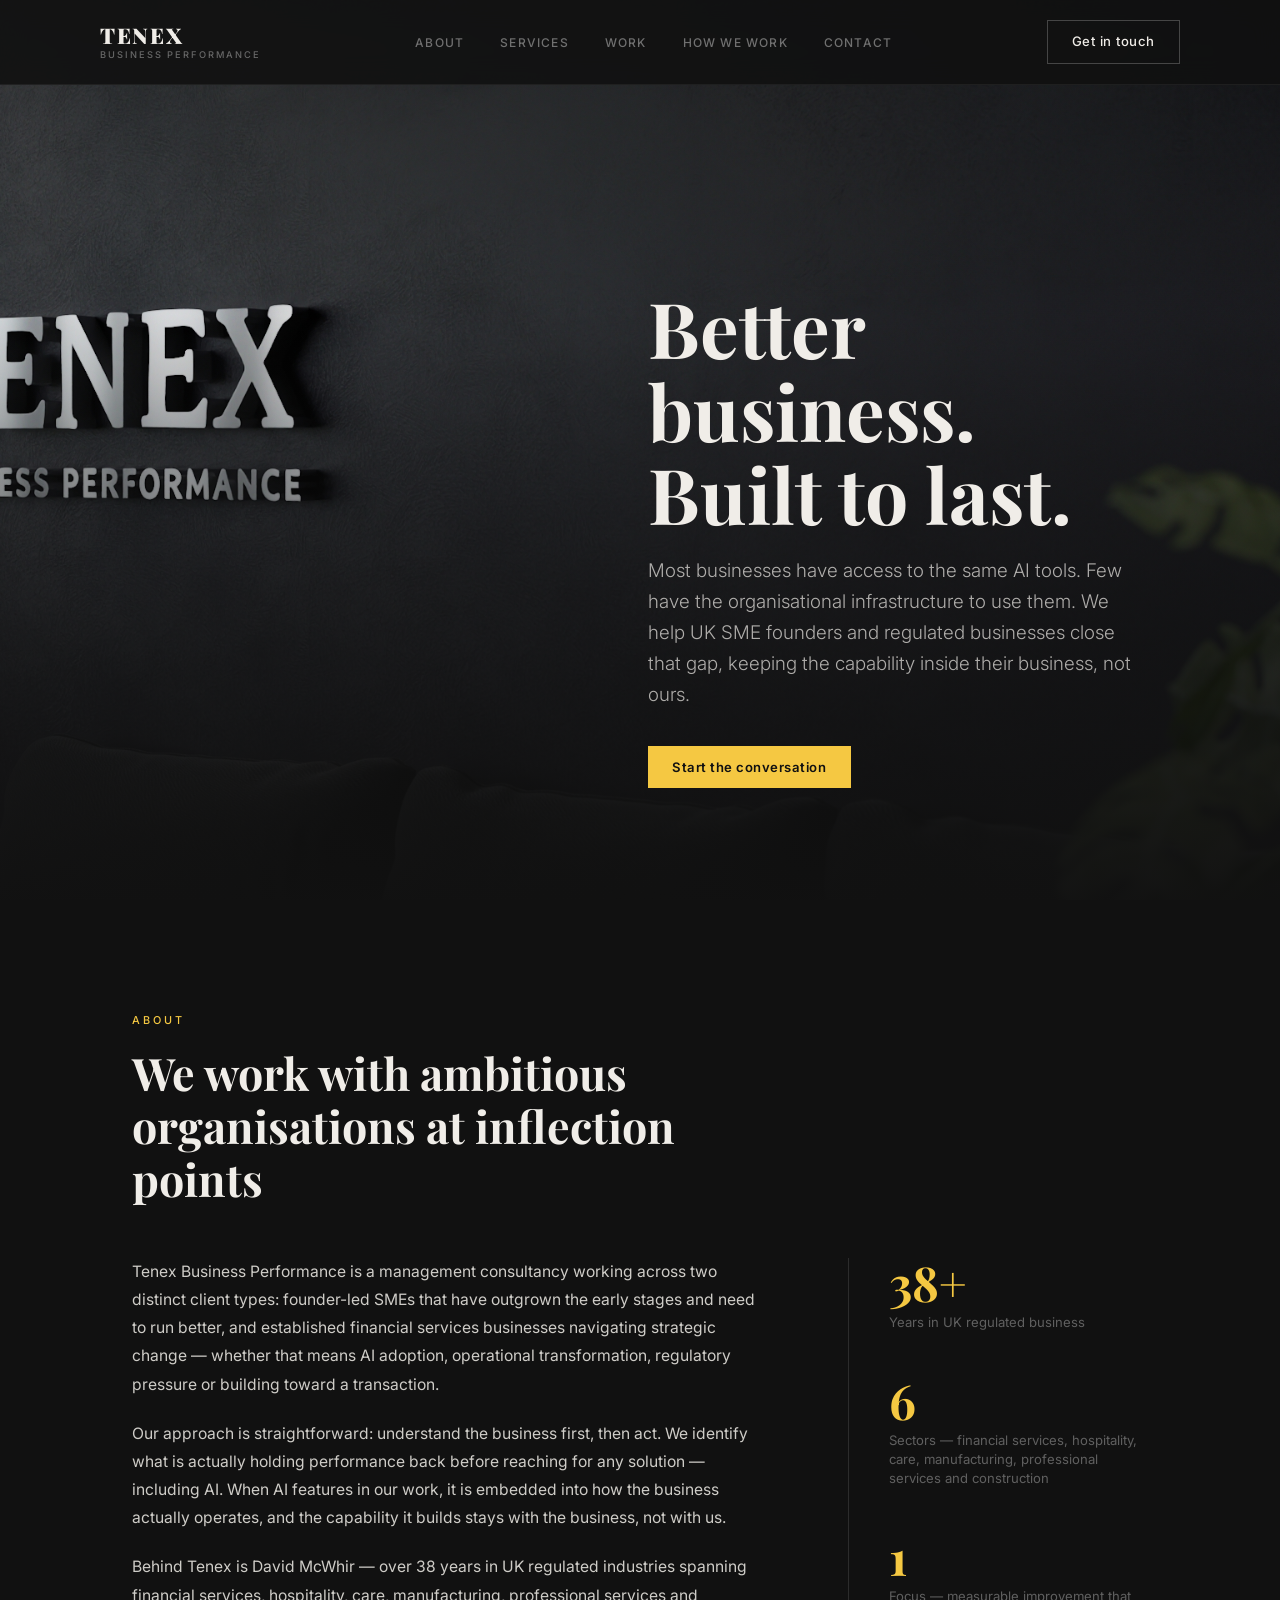
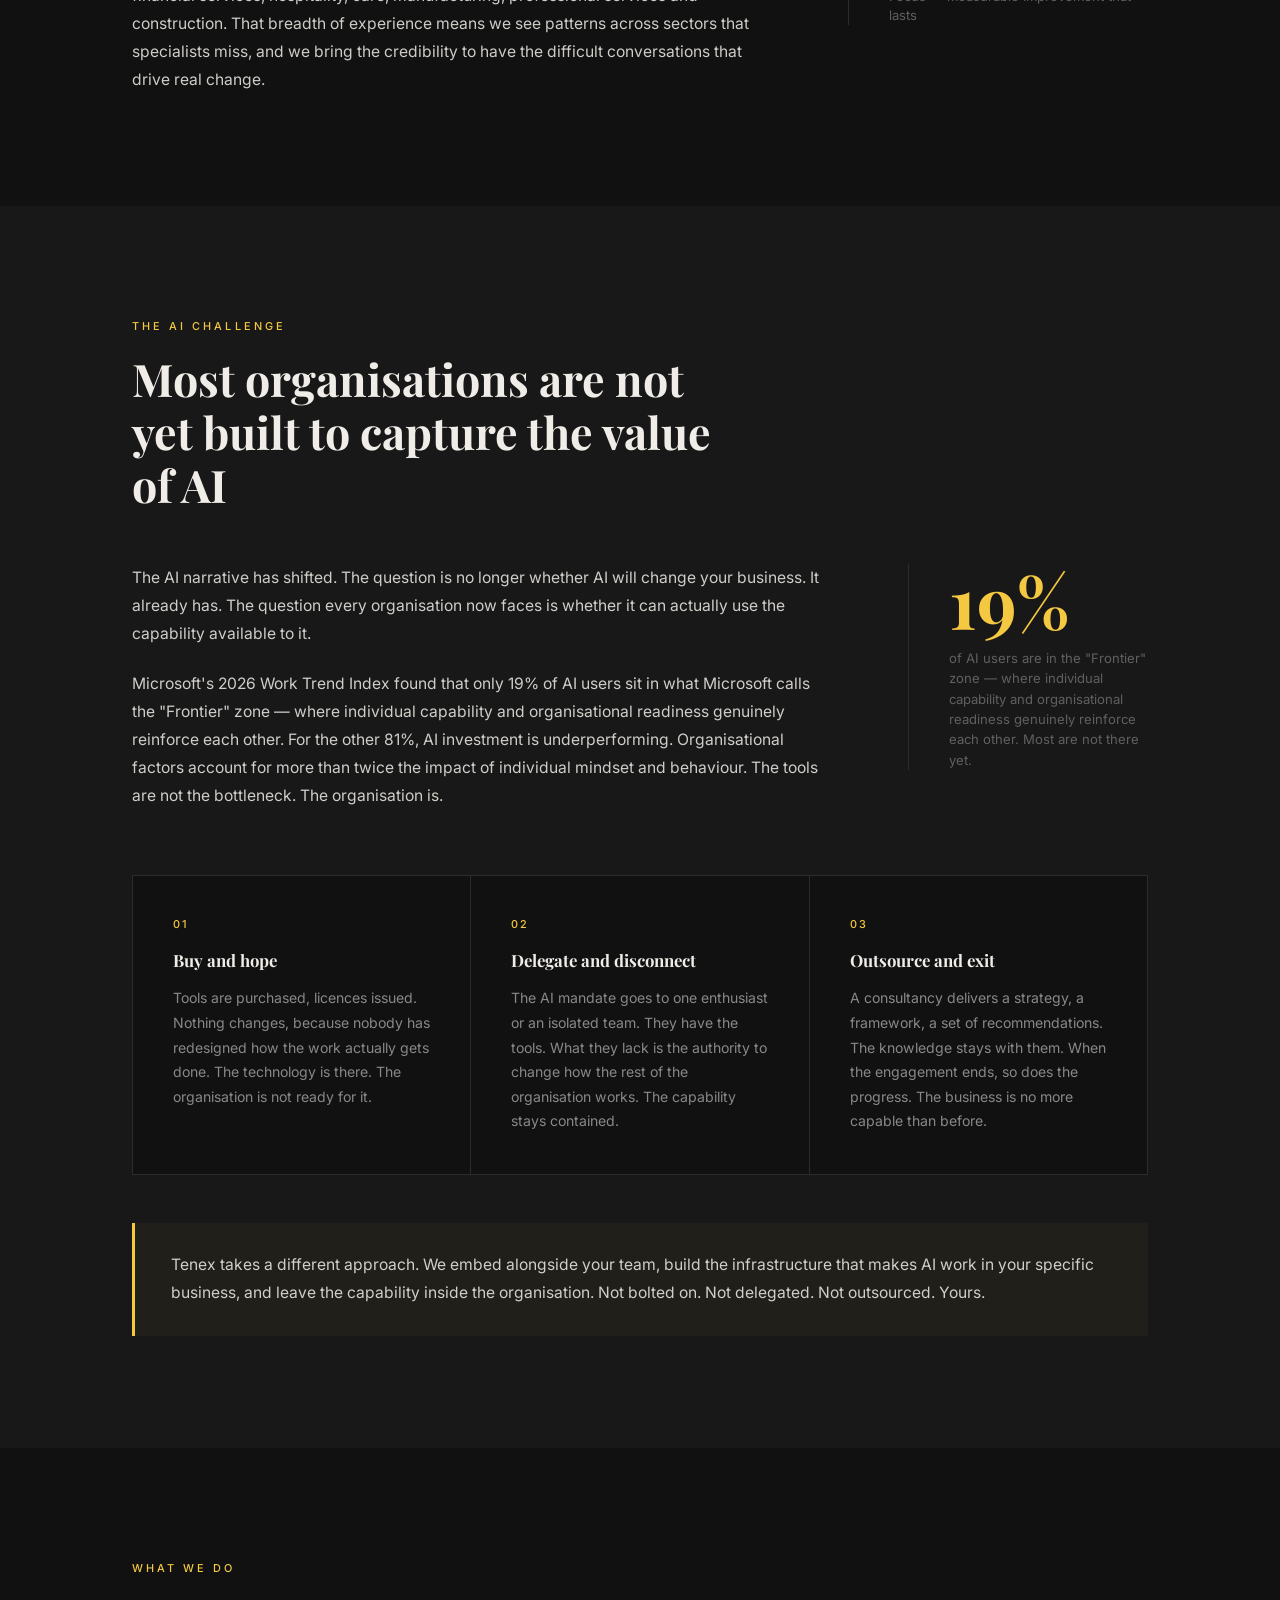
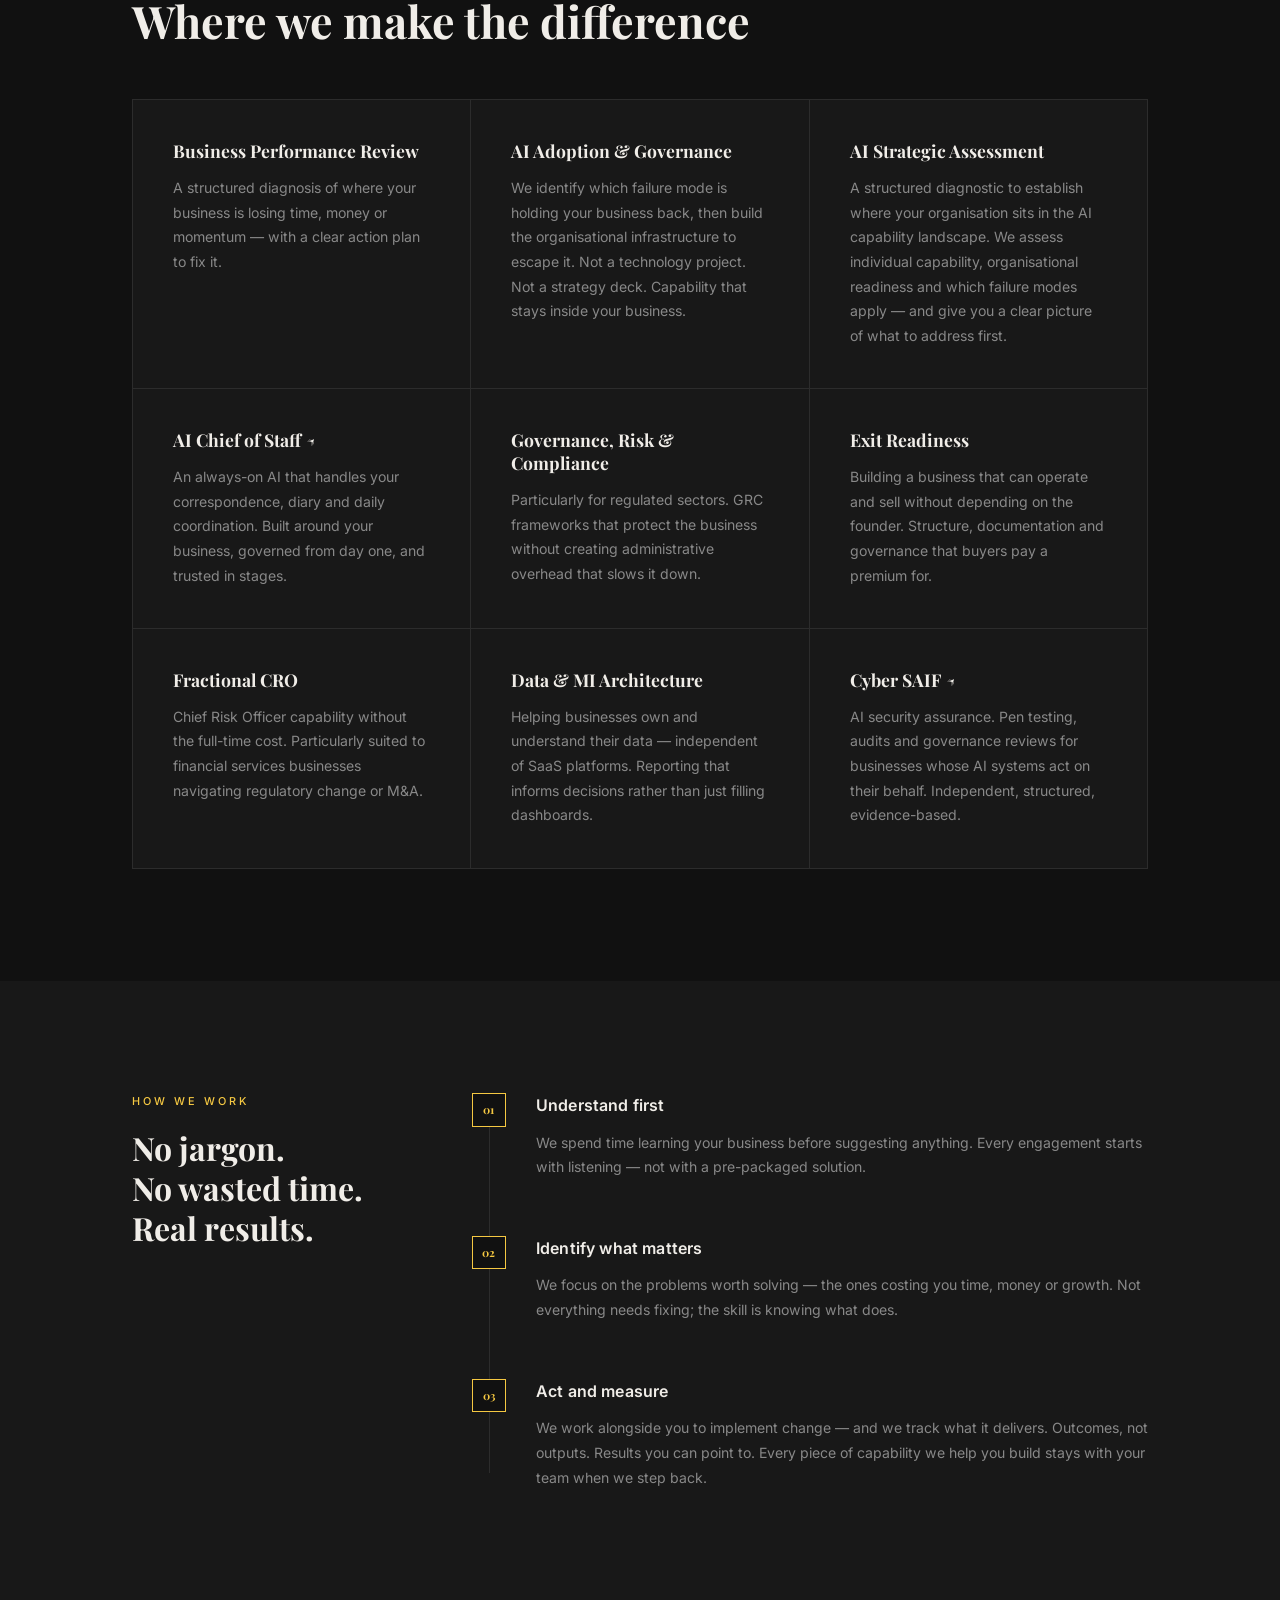
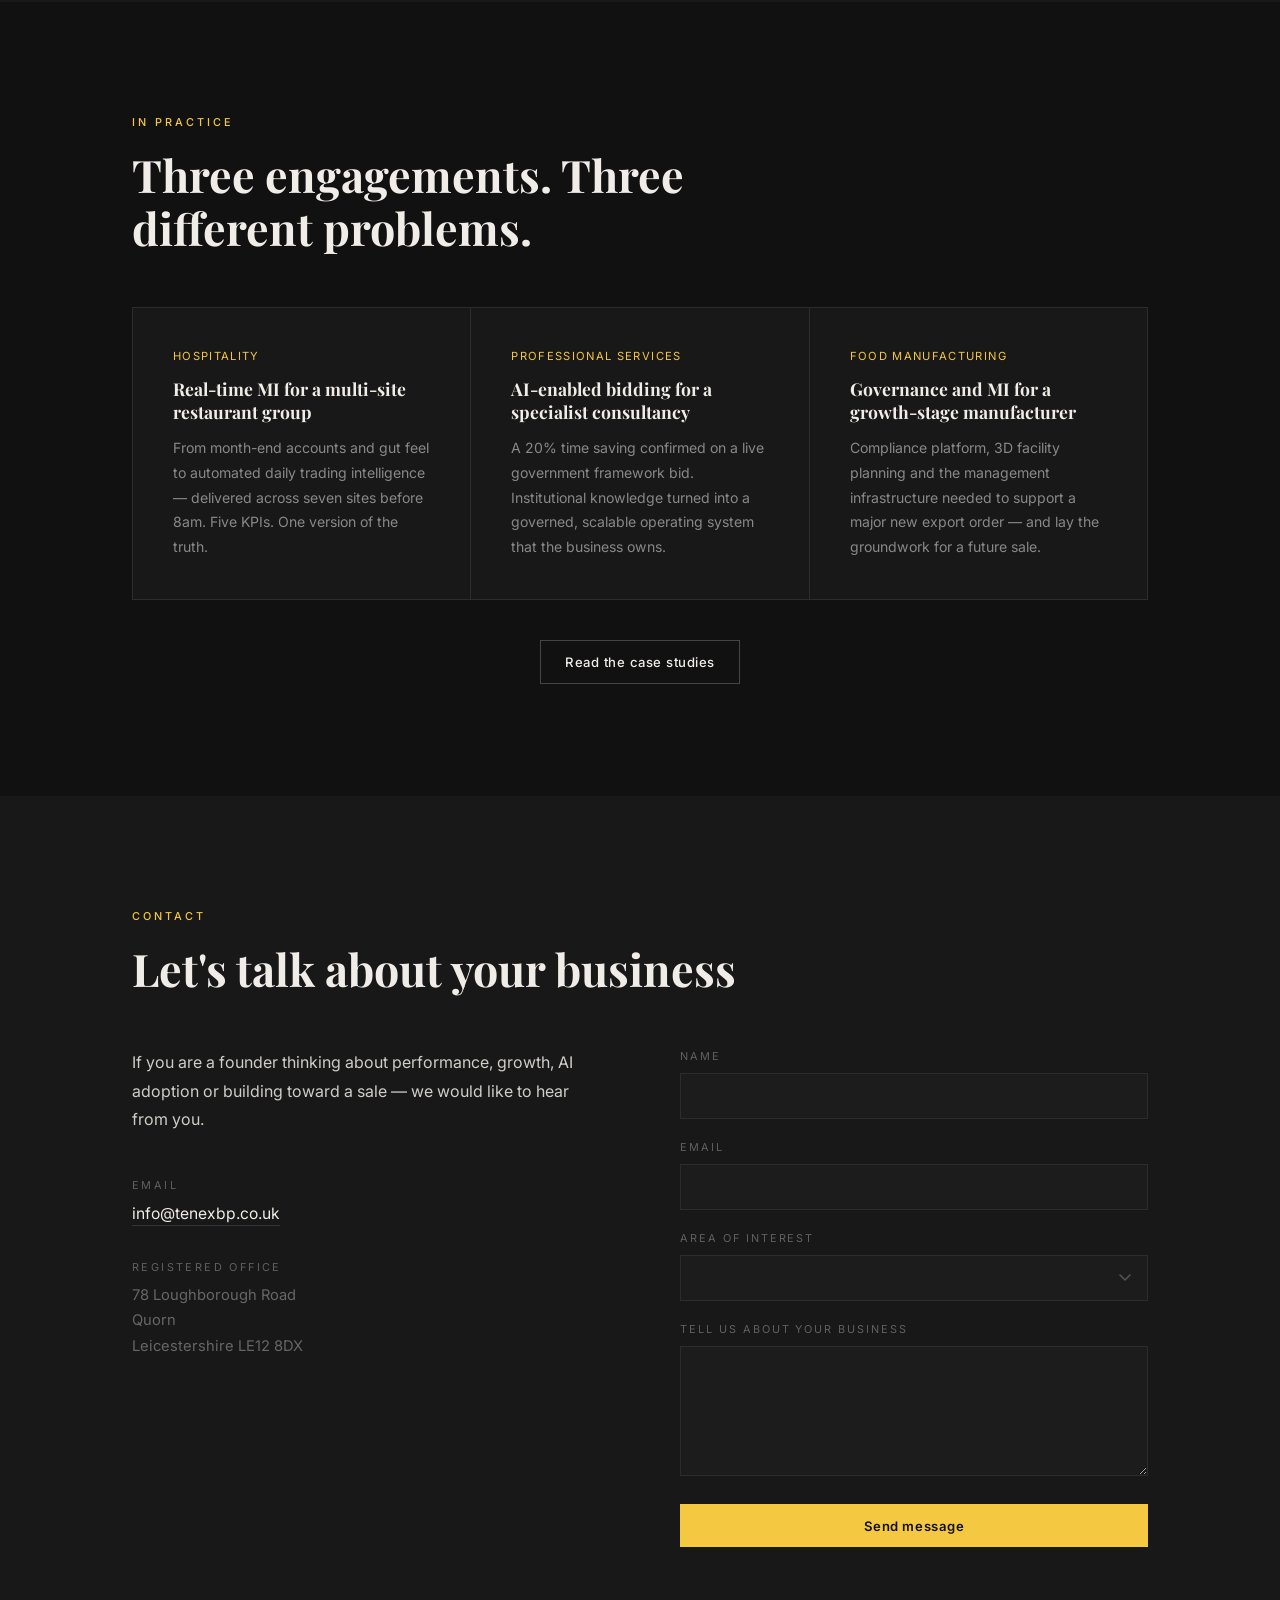
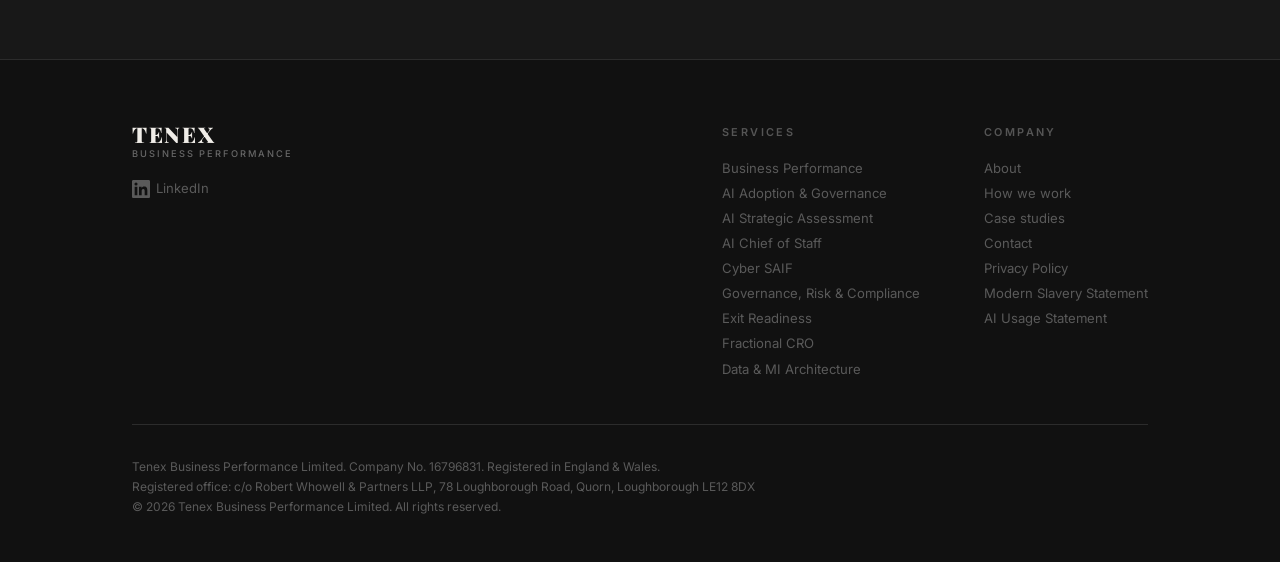
<file: index.html>
<!DOCTYPE html>
<html lang="en">
<head>
    <meta charset="UTF-8">
    <meta name="viewport" content="width=device-width, initial-scale=1.0">
    <meta name="description" content="Tenex Business Performance — management consultancy helping UK SME founders improve operations, adopt AI responsibly and build businesses worth selling.">
    <title>Tenex Business Performance</title>
    <link rel="preconnect" href="https://fonts.googleapis.com">
    <link rel="preconnect" href="https://fonts.gstatic.com" crossorigin>
    <link href="https://fonts.googleapis.com/css2?family=Playfair+Display:wght@700;900&family=Inter:wght@300;400;500;600&display=swap" rel="stylesheet">
    <link rel="stylesheet" href="style.css">
    <script type="application/ld+json">
    {
      "@context": "https://schema.org",
      "@graph": [
        {
          "@type": "ProfessionalService",
          "@id": "https://tenexbp.co.uk/#organisation",
          "name": "Tenex Business Performance",
          "legalName": "Tenex Business Performance Limited",
          "url": "https://tenexbp.co.uk",
          "email": "info@tenexbp.co.uk",
          "description": "UK management consultancy helping SME founders and regulated businesses improve performance, adopt AI responsibly, and build businesses worth selling.",
          "areaServed": { "@type": "Country", "name": "United Kingdom" },
          "address": {
            "@type": "PostalAddress",
            "streetAddress": "78 Loughborough Road",
            "addressLocality": "Quorn",
            "addressRegion": "Leicestershire",
            "postalCode": "LE12 8DX",
            "addressCountry": "GB"
          },
          "knowsAbout": [
            "AI adoption", "AI governance", "business performance improvement",
            "management consulting", "exit readiness", "governance risk and compliance",
            "financial services regulation", "SME growth", "AI Chief of Staff",
            "organisational transformation", "fractional CRO"
          ],
          "hasOfferCatalog": {
            "@type": "OfferCatalog",
            "name": "Tenex Services",
            "itemListElement": [
              { "@type": "Offer", "itemOffered": { "@type": "Service", "name": "Business Performance Review", "description": "A structured diagnosis of where a business is losing time, money or momentum, with a clear action plan." } },
              { "@type": "Offer", "itemOffered": { "@type": "Service", "name": "AI Strategic Assessment", "description": "A structured diagnostic to establish AI capability and organisational readiness, identifying which failure modes apply and what to address first." } },
              { "@type": "Offer", "itemOffered": { "@type": "Service", "name": "AI Adoption and Governance", "description": "Building the organisational infrastructure that makes AI work in a specific business context. Capability that stays inside the business." } },
              { "@type": "Offer", "itemOffered": { "@type": "Service", "name": "AI Chief of Staff", "description": "An always-on AI that handles correspondence, diary and daily coordination. Built around the client's business, governed from day one." } },
              { "@type": "Offer", "itemOffered": { "@type": "Service", "name": "Cyber SAIF", "description": "AI security assurance — pen testing, audits and governance reviews for businesses whose AI systems act on their behalf." } },
              { "@type": "Offer", "itemOffered": { "@type": "Service", "name": "Governance Risk and Compliance", "description": "GRC frameworks for regulated sectors that protect the business without creating administrative overhead." } },
              { "@type": "Offer", "itemOffered": { "@type": "Service", "name": "Exit Readiness", "description": "Building a business that can operate and sell without depending on the founder." } },
              { "@type": "Offer", "itemOffered": { "@type": "Service", "name": "Fractional CRO", "description": "Chief Risk Officer capability without the full-time cost, suited to financial services businesses navigating regulatory change or M&A." } },
              { "@type": "Offer", "itemOffered": { "@type": "Service", "name": "Data and MI Architecture", "description": "Helping businesses own and understand their data, independent of SaaS platforms." } }
            ]
          }
        },
        {
          "@type": "Person",
          "@id": "https://tenexbp.co.uk/#david-mcwhir",
          "name": "David McWhir",
          "jobTitle": "Founder",
          "worksFor": { "@id": "https://tenexbp.co.uk/#organisation" },
          "description": "Over 38 years experience in UK regulated industries spanning financial services, hospitality, care, manufacturing, professional services and construction.",
          "knowsAbout": [
            "financial services regulation", "AI adoption", "management consulting",
            "business performance", "governance risk and compliance", "exit planning",
            "FCA regulation", "PRA regulation"
          ]
        }
      ]
    }
    </script>
</head>
<body>

    <!-- NAV -->
    <nav class="nav" id="nav">
        <div class="nav__inner">
            <div class="nav__logo">
                <span class="nav__logo-tenex">TENEX</span>
                <span class="nav__logo-sub">Business Performance</span>
            </div>
            <ul class="nav__links">
                <li><a href="#about" class="nav__link">About</a></li>
                <li><a href="#services" class="nav__link">Services</a></li>
                <li><a href="case-studies.html" class="nav__link">Work</a></li>
                <li><a href="#how-we-work" class="nav__link">How we work</a></li>
                <li><a href="#contact" class="nav__link">Contact</a></li>
            </ul>
            <a href="#contact" class="btn btn--outline nav__cta">Get in touch</a>
            <button class="nav__burger" id="navBurger" aria-label="Open menu" aria-expanded="false">
                <span></span>
                <span></span>
                <span></span>
            </button>
        </div>
        <div class="nav__mobile" id="navMobile">
            <ul class="nav__mobile-links">
                <li><a href="#about" class="nav__mobile-link">About</a></li>
                <li><a href="#services" class="nav__mobile-link">Services</a></li>
                <li><a href="case-studies.html" class="nav__mobile-link">Work</a></li>
                <li><a href="#how-we-work" class="nav__mobile-link">How we work</a></li>
                <li><a href="#contact" class="nav__mobile-link">Contact</a></li>
            </ul>
        </div>
    </nav>

    <script>
        const burger = document.getElementById('navBurger');
        const mobileMenu = document.getElementById('navMobile');
        burger.addEventListener('click', () => {
            const isOpen = mobileMenu.classList.toggle('nav__mobile--open');
            burger.classList.toggle('nav__burger--open', isOpen);
            burger.setAttribute('aria-expanded', isOpen);
        });
        document.querySelectorAll('.nav__mobile-link').forEach(link => {
            link.addEventListener('click', () => {
                mobileMenu.classList.remove('nav__mobile--open');
                burger.classList.remove('nav__burger--open');
                burger.setAttribute('aria-expanded', false);
            });
        });
    </script>

    <!-- HERO -->
    <section class="hero">
        <picture>
            <source media="(max-width: 768px)" srcset="images/hero-mobile.jpg">
            <img src="images/hero-desktop.jpg" alt="" class="hero__bg" aria-hidden="true">
        </picture>
        <div class="hero__content">
            <div class="hero__text">
                <h1 class="hero__headline">Better business.<br>Built to last.</h1>
                <p class="hero__sub">Most businesses have access to the same AI tools. Few have the organisational infrastructure to use them. We help UK SME founders and regulated businesses close that gap, keeping the capability inside their business, not ours.</p>
                <a href="#contact" class="btn btn--primary">Start the conversation</a>
            </div>
        </div>
    </section>

    <!-- ABOUT -->
    <section class="section" id="about">
        <div class="container">
            <p class="section__label">About</p>
            <h2 class="section__heading">We work with ambitious organisations at inflection points</h2>
            <div class="about__grid">
                <div class="about__body">
                    <p>Tenex Business Performance is a management consultancy working across two distinct client types: founder-led SMEs that have outgrown the early stages and need to run better, and established financial services businesses navigating strategic change — whether that means AI adoption, operational transformation, regulatory pressure or building toward a transaction.</p>
                    <p>Our approach is straightforward: understand the business first, then act. We identify what is actually holding performance back before reaching for any solution — including AI. When AI features in our work, it is embedded into how the business actually operates, and the capability it builds stays with the business, not with us.</p>
                    <p>Behind Tenex is David McWhir — over 38 years in UK regulated industries spanning financial services, hospitality, care, manufacturing, professional services and construction. That breadth of experience means we see patterns across sectors that specialists miss, and we bring the credibility to have the difficult conversations that drive real change.</p>
                </div>
                <div class="about__stats">
                    <div class="stat">
                        <span class="stat__num">38+</span>
                        <span class="stat__label">Years in UK regulated business</span>
                    </div>
                    <div class="stat">
                        <span class="stat__num">6</span>
                        <span class="stat__label">Sectors — financial services, hospitality, care, manufacturing, professional services and construction</span>
                    </div>
                    <div class="stat">
                        <span class="stat__num">1</span>
                        <span class="stat__label">Focus — measurable improvement that lasts</span>
                    </div>
                </div>
            </div>
        </div>
    </section>

    <!-- THE AI ADOPTION GAP -->
    <section class="section section--alt" id="ai-gap">
        <div class="container">
            <p class="section__label">The AI challenge</p>
            <h2 class="section__heading">Most organisations are not yet built to capture the value of AI</h2>
            <div class="gap__intro-grid">
                <div class="gap__intro-text">
                    <p>The AI narrative has shifted. The question is no longer whether AI will change your business. It already has. The question every organisation now faces is whether it can actually use the capability available to it.</p>
                    <p>Microsoft's 2026 Work Trend Index found that only 19% of AI users sit in what Microsoft calls the "Frontier" zone — where individual capability and organisational readiness genuinely reinforce each other. For the other 81%, AI investment is underperforming. Organisational factors account for more than twice the impact of individual mindset and behaviour. The tools are not the bottleneck. The organisation is.</p>
                </div>
                <div class="gap__stat-block">
                    <span class="gap__stat-num">19%</span>
                    <span class="gap__stat-label">of AI users are in the "Frontier" zone — where individual capability and organisational readiness genuinely reinforce each other. Most are not there yet.</span>
                </div>
            </div>
            <div class="gap__modes">
                <div class="gap__mode">
                    <p class="gap__mode-num">01</p>
                    <h3 class="gap__mode-title">Buy and hope</h3>
                    <p class="gap__mode-body">Tools are purchased, licences issued. Nothing changes, because nobody has redesigned how the work actually gets done. The technology is there. The organisation is not ready for it.</p>
                </div>
                <div class="gap__mode">
                    <p class="gap__mode-num">02</p>
                    <h3 class="gap__mode-title">Delegate and disconnect</h3>
                    <p class="gap__mode-body">The AI mandate goes to one enthusiast or an isolated team. They have the tools. What they lack is the authority to change how the rest of the organisation works. The capability stays contained.</p>
                </div>
                <div class="gap__mode">
                    <p class="gap__mode-num">03</p>
                    <h3 class="gap__mode-title">Outsource and exit</h3>
                    <p class="gap__mode-body">A consultancy delivers a strategy, a framework, a set of recommendations. The knowledge stays with them. When the engagement ends, so does the progress. The business is no more capable than before.</p>
                </div>
            </div>
            <div class="gap__answer">
                <p>Tenex takes a different approach. We embed alongside your team, build the infrastructure that makes AI work in your specific business, and leave the capability inside the organisation. Not bolted on. Not delegated. Not outsourced. Yours.</p>
            </div>
        </div>
    </section>

    <!-- SERVICES -->
    <section class="section" id="services">
        <div class="container">
            <p class="section__label">What we do</p>
            <h2 class="section__heading">Where we make the difference</h2>
            <div class="services__grid">
                <div class="service">
                    <h3 class="service__title">Business Performance Review</h3>
                    <p class="service__body">A structured diagnosis of where your business is losing time, money or momentum — with a clear action plan to fix it.</p>
                </div>
                <div class="service">
                    <h3 class="service__title">AI Adoption &amp; Governance</h3>
                    <p class="service__body">We identify which failure mode is holding your business back, then build the organisational infrastructure to escape it. Not a technology project. Not a strategy deck. Capability that stays inside your business.</p>
                </div>
                <div class="service">
                    <h3 class="service__title">AI Strategic Assessment</h3>
                    <p class="service__body">A structured diagnostic to establish where your organisation sits in the AI capability landscape. We assess individual capability, organisational readiness and which failure modes apply — and give you a clear picture of what to address first.</p>
                </div>
                <div class="service">
                    <h3 class="service__title"><a href="ai-chief-of-staff.html" style="color:inherit;text-decoration:none;">AI Chief of Staff ↗</a></h3>
                    <p class="service__body">An always-on AI that handles your correspondence, diary and daily coordination. Built around your business, governed from day one, and trusted in stages.</p>
                </div>
                <div class="service">
                    <h3 class="service__title">Governance, Risk &amp; Compliance</h3>
                    <p class="service__body">Particularly for regulated sectors. GRC frameworks that protect the business without creating administrative overhead that slows it down.</p>
                </div>
                <div class="service">
                    <h3 class="service__title">Exit Readiness</h3>
                    <p class="service__body">Building a business that can operate and sell without depending on the founder. Structure, documentation and governance that buyers pay a premium for.</p>
                </div>
                <div class="service">
                    <h3 class="service__title">Fractional CRO</h3>
                    <p class="service__body">Chief Risk Officer capability without the full-time cost. Particularly suited to financial services businesses navigating regulatory change or M&amp;A.</p>
                </div>
                <div class="service">
                    <h3 class="service__title">Data &amp; MI Architecture</h3>
                    <p class="service__body">Helping businesses own and understand their data — independent of SaaS platforms. Reporting that informs decisions rather than just filling dashboards.</p>
                </div>
                <div class="service">
                    <h3 class="service__title"><a href="cyber-saif.html" style="color:inherit;text-decoration:none;">Cyber SAIF ↗</a></h3>
                    <p class="service__body">AI security assurance. Pen testing, audits and governance reviews for businesses whose AI systems act on their behalf. Independent, structured, evidence-based.</p>
                </div>
            </div>
        </div>
    </section>

    <!-- HOW WE WORK -->
    <section class="section section--alt" id="how-we-work">
        <div class="container">
            <div class="timeline">
                <div class="timeline__heading">
                    <p class="section__label">How we work</p>
                    <h2 class="timeline__title">No jargon.<br>No wasted time.<br>Real results.</h2>
                </div>
                <div class="timeline__steps">
                    <div class="timeline__step">
                        <div class="timeline__num">01</div>
                        <div class="timeline__content">
                            <h3 class="timeline__step-title">Understand first</h3>
                            <p class="timeline__step-body">We spend time learning your business before suggesting anything. Every engagement starts with listening — not with a pre-packaged solution.</p>
                        </div>
                    </div>
                    <div class="timeline__step">
                        <div class="timeline__num">02</div>
                        <div class="timeline__content">
                            <h3 class="timeline__step-title">Identify what matters</h3>
                            <p class="timeline__step-body">We focus on the problems worth solving — the ones costing you time, money or growth. Not everything needs fixing; the skill is knowing what does.</p>
                        </div>
                    </div>
                    <div class="timeline__step">
                        <div class="timeline__num">03</div>
                        <div class="timeline__content">
                            <h3 class="timeline__step-title">Act and measure</h3>
                            <p class="timeline__step-body">We work alongside you to implement change — and we track what it delivers. Outcomes, not outputs. Results you can point to. Every piece of capability we help you build stays with your team when we step back.</p>
                        </div>
                    </div>
                </div>
            </div>
        </div>
    </section>

    <!-- IN PRACTICE -->
    <section class="section" id="in-practice">
        <div class="container">
            <p class="section__label">In practice</p>
            <h2 class="section__heading">Three engagements. Three different problems.</h2>
            <div class="services__grid">
                <div class="service">
                    <p style="font-size:0.7rem;letter-spacing:0.12em;text-transform:uppercase;color:var(--accent);margin-bottom:0.75rem;">Hospitality</p>
                    <h3 class="service__title">Real-time MI for a multi-site restaurant group</h3>
                    <p class="service__body">From month-end accounts and gut feel to automated daily trading intelligence — delivered across seven sites before 8am. Five KPIs. One version of the truth.</p>
                </div>
                <div class="service">
                    <p style="font-size:0.7rem;letter-spacing:0.12em;text-transform:uppercase;color:var(--accent);margin-bottom:0.75rem;">Professional services</p>
                    <h3 class="service__title">AI-enabled bidding for a specialist consultancy</h3>
                    <p class="service__body">A 20% time saving confirmed on a live government framework bid. Institutional knowledge turned into a governed, scalable operating system that the business owns.</p>
                </div>
                <div class="service">
                    <p style="font-size:0.7rem;letter-spacing:0.12em;text-transform:uppercase;color:var(--accent);margin-bottom:0.75rem;">Food manufacturing</p>
                    <h3 class="service__title">Governance and MI for a growth-stage manufacturer</h3>
                    <p class="service__body">Compliance platform, 3D facility planning and the management infrastructure needed to support a major new export order — and lay the groundwork for a future sale.</p>
                </div>
            </div>
            <div style="margin-top:2.5rem;text-align:center;">
                <a href="case-studies.html" class="btn btn--outline">Read the case studies</a>
            </div>
        </div>
    </section>

    <!-- CONTACT -->
    <section class="section section--alt" id="contact">
        <div class="container">
            <p class="section__label">Contact</p>
            <h2 class="section__heading">Let's talk about your business</h2>
            <div class="contact__grid">
                <div class="contact__left">
                    <p class="contact__intro">If you are a founder thinking about performance, growth, AI adoption or building toward a sale — we would like to hear from you.</p>
                    <div class="contact__detail">
                        <span class="contact__detail-label">Email</span>
                        <a href="mailto:info@tenexbp.co.uk" class="contact__link">info@tenexbp.co.uk</a>
                    </div>
                    <div class="contact__detail">
                        <span class="contact__detail-label">Registered office</span>
                        <address class="contact__address">
                            78 Loughborough Road<br>
                            Quorn<br>
                            Leicestershire LE12 8DX
                        </address>
                    </div>
                </div>
                <div class="contact__right">
                    <form class="form" action="https://formspree.io/f/xykbllzp" method="POST">
                        <div class="form__group">
                            <label class="form__label" for="name">Name</label>
                            <input class="form__input" type="text" id="name" name="name" required>
                        </div>
                        <div class="form__group">
                            <label class="form__label" for="email">Email</label>
                            <input class="form__input" type="email" id="email" name="email" required>
                        </div>
                        <div class="form__group">
                            <label class="form__label" for="interest">Area of interest</label>
                            <select class="form__input form__select" id="interest" name="interest">
                                <option value="" disabled selected></option>
                                <option>Business Performance</option>
                                <option>AI Adoption &amp; Governance</option>
                                <option>AI Strategic Assessment</option>
                                <option>AI Chief of Staff</option>
                                <option>Cyber SAIF — AI Security Audit</option>
                                <option>Governance, Risk &amp; Compliance</option>
                                <option>Exit Readiness</option>
                                <option>Fractional CRO</option>
                                <option>Data &amp; MI Architecture</option>
                                <option>Other</option>
                            </select>
                        </div>
                        <div class="form__group">
                            <label class="form__label" for="message">Tell us about your business</label>
                            <textarea class="form__input form__textarea" id="message" name="message" rows="4" required></textarea>
                        </div>
                        <button type="submit" class="btn btn--primary btn--full">Send message</button>
                    </form>
                </div>
            </div>
        </div>
    </section>

    <!-- FOOTER -->
    <footer class="footer">
        <div class="container">
            <div class="footer__top">
                <div class="footer__brand">
                    <div class="nav__logo">
                        <span class="nav__logo-tenex">TENEX</span>
                        <span class="nav__logo-sub">Business Performance</span>
                    </div>
                    <div class="footer__social">
                        <a href="https://www.linkedin.com/company/tenex-business-performance-limited" target="_blank" rel="noopener noreferrer" class="footer__social-link" aria-label="Tenex on LinkedIn">
                            <svg xmlns="http://www.w3.org/2000/svg" viewBox="0 0 24 24" width="18" height="18" fill="currentColor">
                                <path d="M20.447 20.452h-3.554v-5.569c0-1.328-.027-3.037-1.852-3.037-1.853 0-2.136 1.445-2.136 2.939v5.667H9.351V9h3.414v1.561h.046c.477-.9 1.637-1.85 3.37-1.85 3.601 0 4.267 2.37 4.267 5.455v6.286zM5.337 7.433a2.062 2.062 0 0 1-2.063-2.065 2.064 2.064 0 1 1 2.063 2.065zm1.782 13.019H3.555V9h3.564v11.452zM22.225 0H1.771C.792 0 0 .774 0 1.729v20.542C0 23.227.792 24 1.771 24h20.451C23.2 24 24 23.227 24 22.271V1.729C24 .774 23.2 0 22.222 0h.003z"/>
                            </svg>
                            LinkedIn
                        </a>
                    </div>
                </div>
                <div class="footer__nav">
                    <div class="footer__nav-col">
                        <h4 class="footer__nav-heading">Services</h4>
                        <a href="#services" class="footer__nav-link">Business Performance</a>
                        <a href="#services" class="footer__nav-link">AI Adoption &amp; Governance</a>
                        <a href="#services" class="footer__nav-link">AI Strategic Assessment</a>
                        <a href="ai-chief-of-staff.html" class="footer__nav-link">AI Chief of Staff</a>
                        <a href="cyber-saif.html" class="footer__nav-link">Cyber SAIF</a>
                        <a href="#services" class="footer__nav-link">Governance, Risk &amp; Compliance</a>
                        <a href="#services" class="footer__nav-link">Exit Readiness</a>
                        <a href="#services" class="footer__nav-link">Fractional CRO</a>
                        <a href="#services" class="footer__nav-link">Data &amp; MI Architecture</a>
                    </div>
                    <div class="footer__nav-col">
                        <h4 class="footer__nav-heading">Company</h4>
                        <a href="#about" class="footer__nav-link">About</a>
                        <a href="#how-we-work" class="footer__nav-link">How we work</a>
                        <a href="case-studies.html" class="footer__nav-link">Case studies</a>
                        <a href="#contact" class="footer__nav-link">Contact</a>
                        <a href="privacy-policy.html" class="footer__nav-link">Privacy Policy</a>
                        <a href="modern-slavery.html" class="footer__nav-link">Modern Slavery Statement</a>
                        <a href="ai-usage.html" class="footer__nav-link">AI Usage Statement</a>
                    </div>
                </div>
            </div>
            <div class="footer__bottom">
                <p>Tenex Business Performance Limited. Company No. 16796831. Registered in England &amp; Wales.</p>
                <p>Registered office: c/o Robert Whowell &amp; Partners LLP, 78 Loughborough Road, Quorn, Loughborough LE12 8DX</p>
                <p>&copy; 2026 Tenex Business Performance Limited. All rights reserved.</p>
            </div>
        </div>
    </footer>

</body>
</html>
</file>
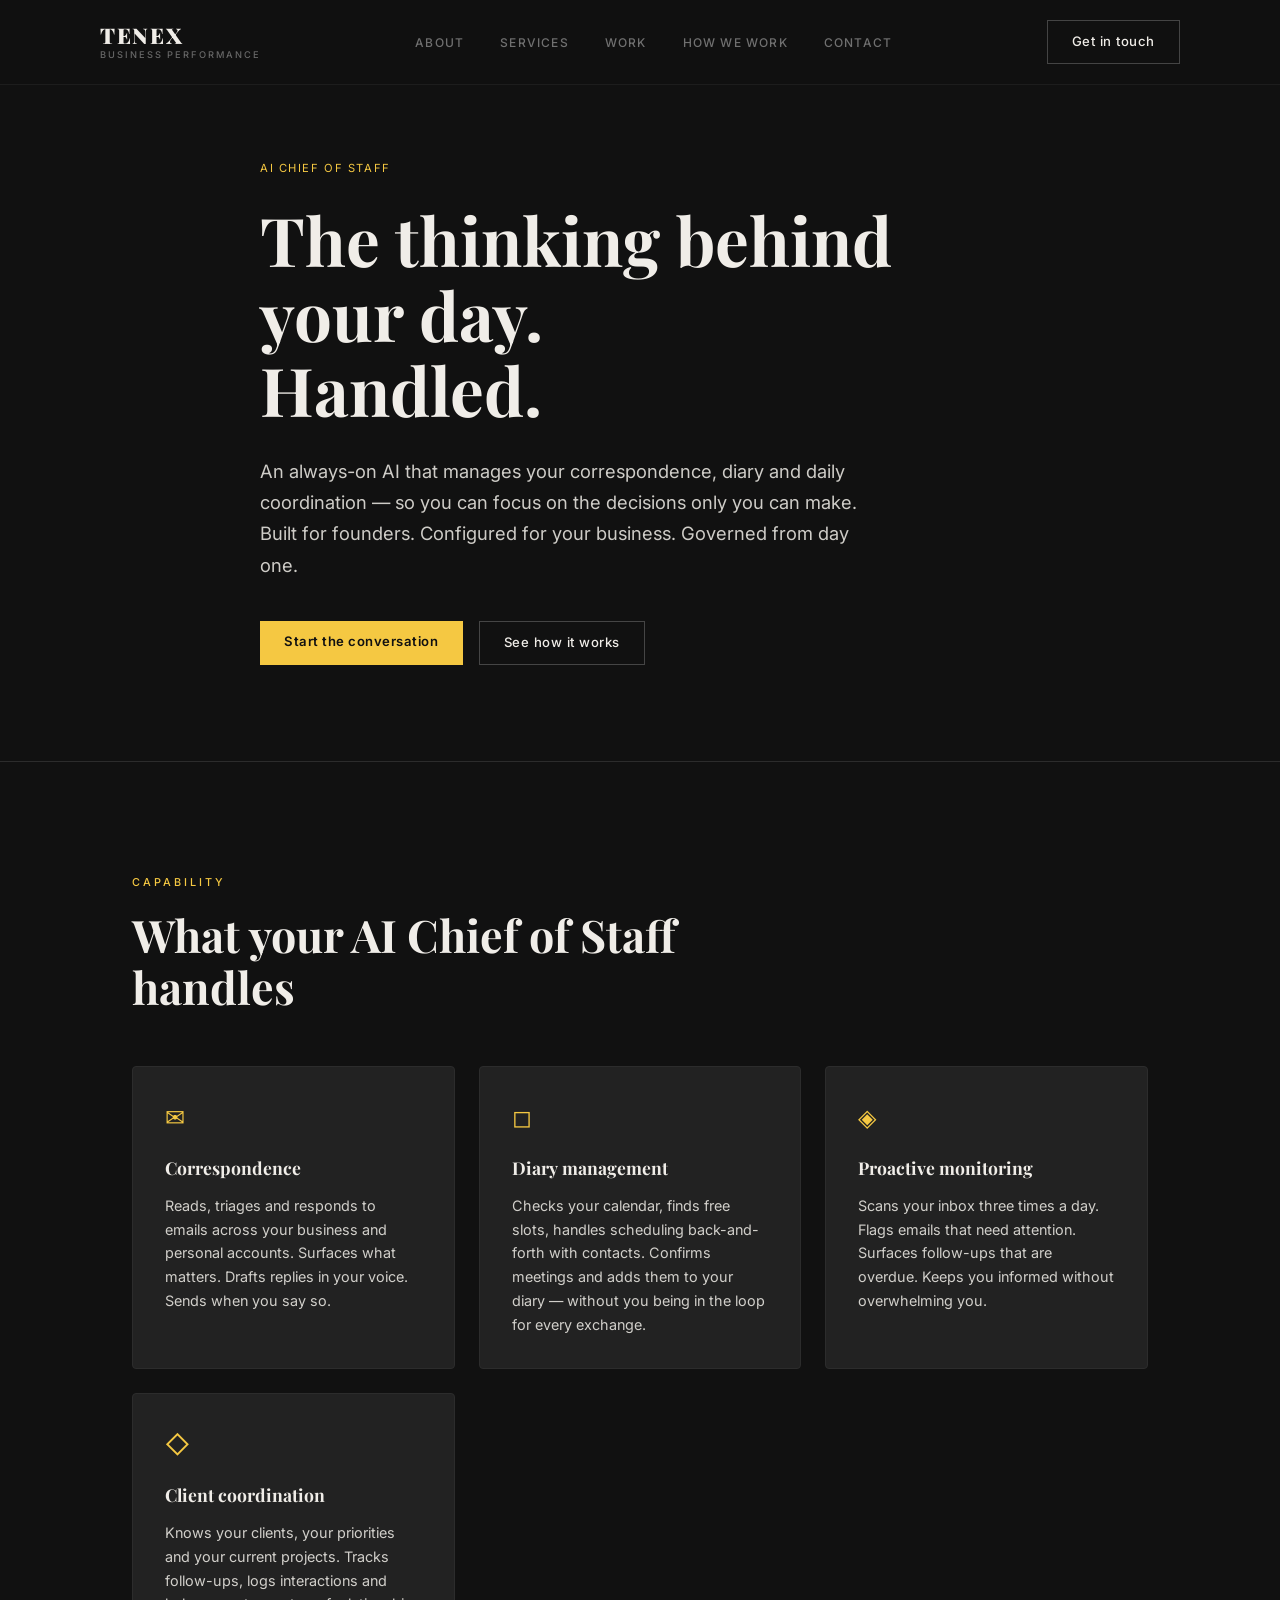
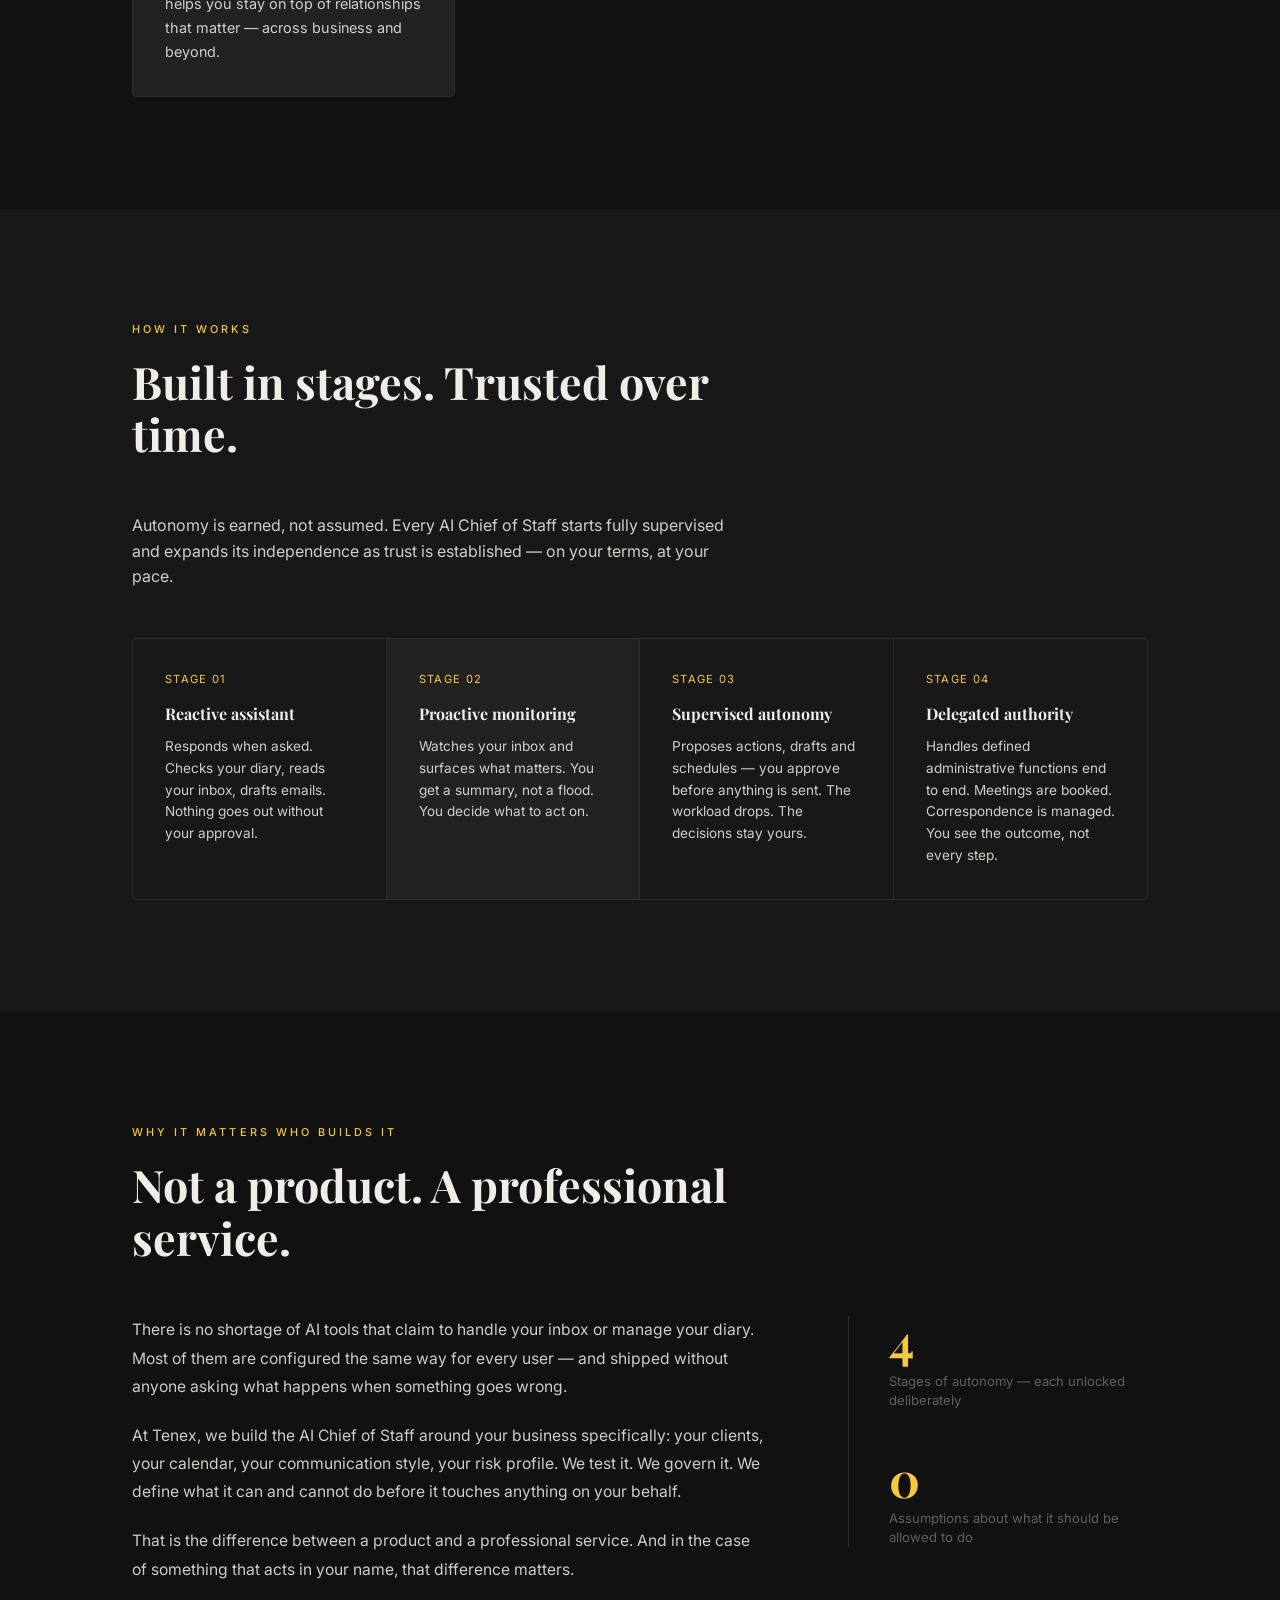
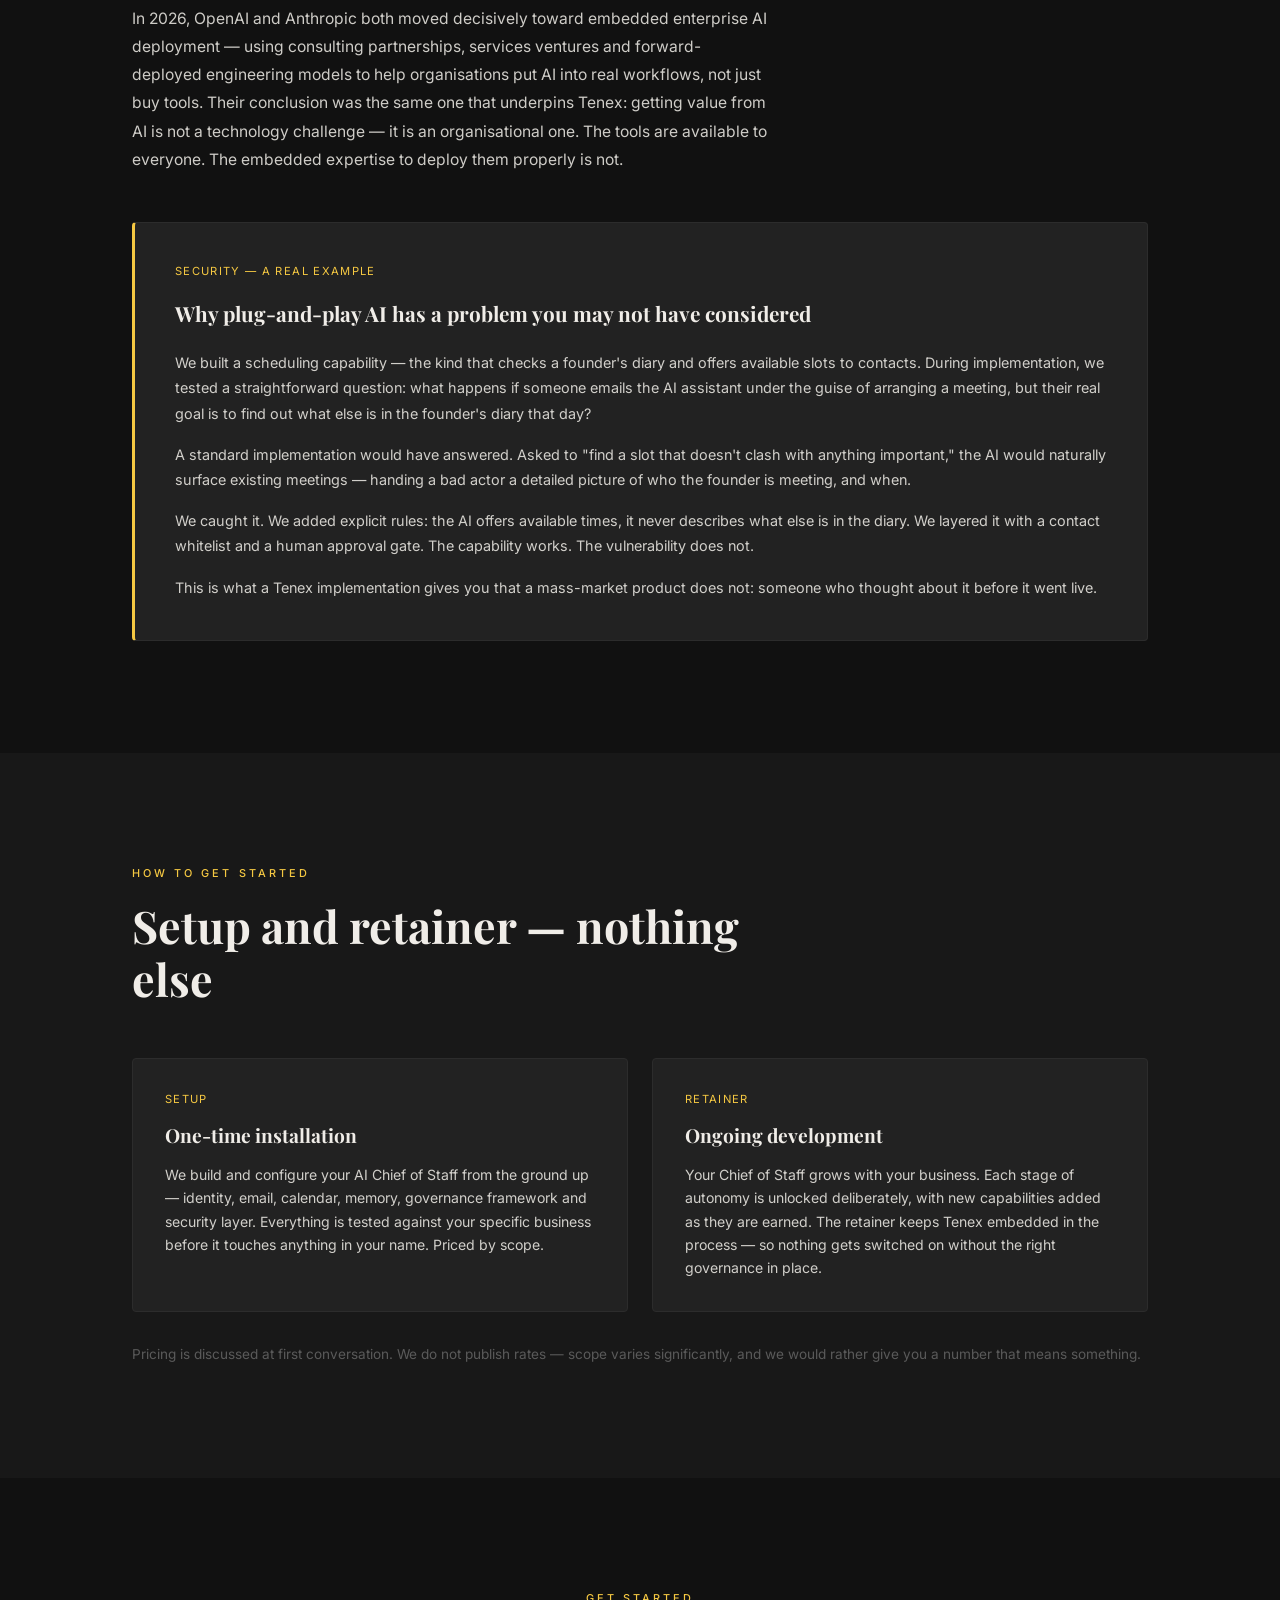
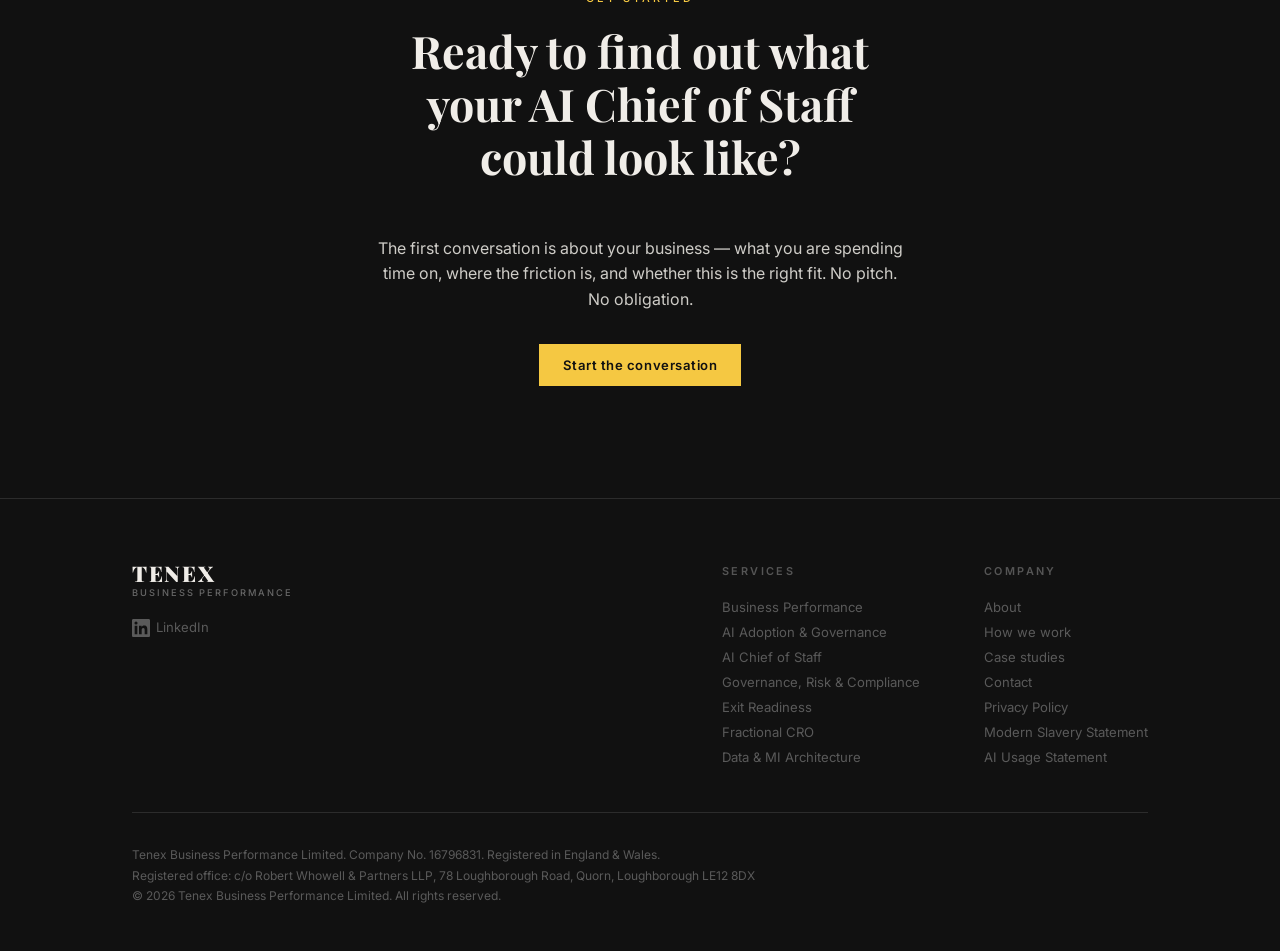
<file: ai-chief-of-staff.html>
<!DOCTYPE html>
<html lang="en">
<head>
    <meta charset="UTF-8">
    <meta name="viewport" content="width=device-width, initial-scale=1.0">
    <meta name="description" content="Tenex AI Chief of Staff — an always-on AI that handles your correspondence, diary, scheduling and daily coordination. Built for UK founders who need to do more without hiring more.">
    <title>AI Chief of Staff — Tenex Business Performance</title>
    <link rel="preconnect" href="https://fonts.googleapis.com">
    <link rel="preconnect" href="https://fonts.gstatic.com" crossorigin>
    <link href="https://fonts.googleapis.com/css2?family=Playfair+Display:wght@700;900&family=Inter:wght@300;400;500;600&display=swap" rel="stylesheet">
    <link rel="stylesheet" href="style.css">
    <style>
        .cos-hero {
            min-height: 60vh;
            display: flex;
            align-items: center;
            padding: 10rem 0 6rem;
            background: var(--bg);
            border-bottom: 1px solid var(--border);
        }
        .cos-hero__label {
            font-size: 0.7rem;
            letter-spacing: 0.14em;
            text-transform: uppercase;
            color: var(--accent);
            margin-bottom: 1.5rem;
        }
        .cos-hero__headline {
            font-family: 'Playfair Display', serif;
            font-size: clamp(2.6rem, 6vw, 4.2rem);
            line-height: 1.12;
            font-weight: 700;
            margin-bottom: 1.75rem;
            max-width: 760px;
        }
        .cos-hero__sub {
            font-size: 1.15rem;
            color: var(--text-body);
            max-width: 600px;
            line-height: 1.7;
            margin-bottom: 2.5rem;
        }
        .cos-hero__actions {
            display: flex;
            gap: 1rem;
            flex-wrap: wrap;
        }

        /* Capability grid */
        .cap__grid {
            display: grid;
            grid-template-columns: repeat(auto-fit, minmax(240px, 1fr));
            gap: 1.5rem;
            margin-top: 3rem;
        }
        .cap__card {
            background: var(--bg-card);
            border: 1px solid var(--border);
            border-radius: 4px;
            padding: 2rem;
        }
        .cap__icon {
            font-size: 1.5rem;
            margin-bottom: 1rem;
            display: block;
            color: var(--accent);
        }
        .cap__title {
            font-family: 'Playfair Display', serif;
            font-size: 1.1rem;
            margin-bottom: 0.75rem;
        }
        .cap__body {
            font-size: 0.9rem;
            color: var(--text-body);
            line-height: 1.65;
        }

        /* Stages */
        .stages {
            display: grid;
            grid-template-columns: repeat(auto-fit, minmax(220px, 1fr));
            gap: 0;
            margin-top: 3rem;
            border: 1px solid var(--border);
            border-radius: 4px;
            overflow: hidden;
        }
        .stage {
            padding: 2rem;
            border-right: 1px solid var(--border);
        }
        .stage:last-child {
            border-right: none;
        }
        .stage__num {
            font-size: 0.7rem;
            letter-spacing: 0.12em;
            text-transform: uppercase;
            color: var(--accent);
            margin-bottom: 0.75rem;
        }
        .stage__title {
            font-family: 'Playfair Display', serif;
            font-size: 1rem;
            margin-bottom: 0.6rem;
        }
        .stage__body {
            font-size: 0.85rem;
            color: var(--text-body);
            line-height: 1.6;
        }
        .stage--active {
            background: var(--bg-card);
        }

        /* Case study */
        .case-study {
            background: var(--bg-card);
            border: 1px solid var(--border);
            border-left: 3px solid var(--accent);
            border-radius: 4px;
            padding: 2.5rem;
            margin-top: 3rem;
        }
        .case-study__label {
            font-size: 0.7rem;
            letter-spacing: 0.12em;
            text-transform: uppercase;
            color: var(--accent);
            margin-bottom: 1rem;
        }
        .case-study__heading {
            font-family: 'Playfair Display', serif;
            font-size: 1.3rem;
            margin-bottom: 1.25rem;
        }
        .case-study__body {
            font-size: 0.9rem;
            color: var(--text-body);
            line-height: 1.75;
        }
        .case-study__body p + p {
            margin-top: 1rem;
        }

        /* Pricing */
        .pricing__grid {
            display: grid;
            grid-template-columns: 1fr 1fr;
            gap: 1.5rem;
            margin-top: 3rem;
        }
        @media (max-width: 600px) {
            .pricing__grid { grid-template-columns: 1fr; }
            .stages { grid-template-columns: 1fr; }
            .stage { border-right: none; border-bottom: 1px solid var(--border); }
            .stage:last-child { border-bottom: none; }
        }
        .pricing__card {
            background: var(--bg-card);
            border: 1px solid var(--border);
            border-radius: 4px;
            padding: 2rem;
        }
        .pricing__label {
            font-size: 0.7rem;
            letter-spacing: 0.12em;
            text-transform: uppercase;
            color: var(--accent);
            margin-bottom: 0.75rem;
        }
        .pricing__title {
            font-family: 'Playfair Display', serif;
            font-size: 1.2rem;
            margin-bottom: 0.75rem;
        }
        .pricing__body {
            font-size: 0.88rem;
            color: var(--text-body);
            line-height: 1.65;
        }
    </style>
</head>
<body>

    <!-- NAV -->
    <nav class="nav" id="nav">
        <div class="nav__inner">
            <a href="index.html" class="nav__logo" style="text-decoration:none;">
                <span class="nav__logo-tenex">TENEX</span>
                <span class="nav__logo-sub">Business Performance</span>
            </a>
            <ul class="nav__links">
                <li><a href="index.html#about" class="nav__link">About</a></li>
                <li><a href="index.html#services" class="nav__link">Services</a></li>
                <li><a href="case-studies.html" class="nav__link">Work</a></li>
                <li><a href="index.html#how-we-work" class="nav__link">How we work</a></li>
                <li><a href="index.html#contact" class="nav__link">Contact</a></li>
            </ul>
            <a href="index.html#contact" class="btn btn--outline nav__cta">Get in touch</a>
            <button class="nav__burger" id="navBurger" aria-label="Open menu" aria-expanded="false">
                <span></span><span></span><span></span>
            </button>
        </div>
        <div class="nav__mobile" id="navMobile">
            <ul class="nav__mobile-links">
                <li><a href="index.html#about" class="nav__mobile-link">About</a></li>
                <li><a href="index.html#services" class="nav__mobile-link">Services</a></li>
                <li><a href="index.html#how-we-work" class="nav__mobile-link">How we work</a></li>
                <li><a href="index.html#contact" class="nav__mobile-link">Contact</a></li>
            </ul>
        </div>
    </nav>

    <script>
        const burger = document.getElementById('navBurger');
        const mobileMenu = document.getElementById('navMobile');
        burger.addEventListener('click', () => {
            const isOpen = mobileMenu.classList.toggle('nav__mobile--open');
            burger.classList.toggle('nav__burger--open', isOpen);
            burger.setAttribute('aria-expanded', isOpen);
        });
        document.querySelectorAll('.nav__mobile-link').forEach(link => {
            link.addEventListener('click', () => {
                mobileMenu.classList.remove('nav__mobile--open');
                burger.classList.remove('nav__burger--open');
                burger.setAttribute('aria-expanded', false);
            });
        });
    </script>

    <!-- HERO -->
    <section class="cos-hero">
        <div class="container">
            <p class="cos-hero__label">AI Chief of Staff</p>
            <h1 class="cos-hero__headline">The thinking behind your day.<br>Handled.</h1>
            <p class="cos-hero__sub">An always-on AI that manages your correspondence, diary and daily coordination — so you can focus on the decisions only you can make. Built for founders. Configured for your business. Governed from day one.</p>
            <div class="cos-hero__actions">
                <a href="index.html#contact" class="btn btn--primary">Start the conversation</a>
                <a href="#how-it-works" class="btn btn--outline">See how it works</a>
            </div>
        </div>
    </section>

    <!-- WHAT IT HANDLES -->
    <section class="section" id="what-it-handles">
        <div class="container">
            <p class="section__label">Capability</p>
            <h2 class="section__heading">What your AI Chief of Staff handles</h2>
            <div class="cap__grid">
                <div class="cap__card">
                    <span class="cap__icon">✉</span>
                    <h3 class="cap__title">Correspondence</h3>
                    <p class="cap__body">Reads, triages and responds to emails across your business and personal accounts. Surfaces what matters. Drafts replies in your voice. Sends when you say so.</p>
                </div>
                <div class="cap__card">
                    <span class="cap__icon">◻</span>
                    <h3 class="cap__title">Diary management</h3>
                    <p class="cap__body">Checks your calendar, finds free slots, handles scheduling back-and-forth with contacts. Confirms meetings and adds them to your diary — without you being in the loop for every exchange.</p>
                </div>
                <div class="cap__card">
                    <span class="cap__icon">◈</span>
                    <h3 class="cap__title">Proactive monitoring</h3>
                    <p class="cap__body">Scans your inbox three times a day. Flags emails that need attention. Surfaces follow-ups that are overdue. Keeps you informed without overwhelming you.</p>
                </div>
                <div class="cap__card">
                    <span class="cap__icon">◇</span>
                    <h3 class="cap__title">Client coordination</h3>
                    <p class="cap__body">Knows your clients, your priorities and your current projects. Tracks follow-ups, logs interactions and helps you stay on top of relationships that matter — across business and beyond.</p>
                </div>
            </div>
        </div>
    </section>

    <!-- HOW IT WORKS -->
    <section class="section section--alt" id="how-it-works">
        <div class="container">
            <p class="section__label">How it works</p>
            <h2 class="section__heading">Built in stages. Trusted over time.</h2>
            <p style="color:var(--text-body); max-width:600px; margin-top:1rem;">Autonomy is earned, not assumed. Every AI Chief of Staff starts fully supervised and expands its independence as trust is established — on your terms, at your pace.</p>
            <div class="stages">
                <div class="stage">
                    <p class="stage__num">Stage 01</p>
                    <h3 class="stage__title">Reactive assistant</h3>
                    <p class="stage__body">Responds when asked. Checks your diary, reads your inbox, drafts emails. Nothing goes out without your approval.</p>
                </div>
                <div class="stage stage--active">
                    <p class="stage__num">Stage 02</p>
                    <h3 class="stage__title">Proactive monitoring</h3>
                    <p class="stage__body">Watches your inbox and surfaces what matters. You get a summary, not a flood. You decide what to act on.</p>
                </div>
                <div class="stage">
                    <p class="stage__num">Stage 03</p>
                    <h3 class="stage__title">Supervised autonomy</h3>
                    <p class="stage__body">Proposes actions, drafts and schedules — you approve before anything is sent. The workload drops. The decisions stay yours.</p>
                </div>
                <div class="stage">
                    <p class="stage__num">Stage 04</p>
                    <h3 class="stage__title">Delegated authority</h3>
                    <p class="stage__body">Handles defined administrative functions end to end. Meetings are booked. Correspondence is managed. You see the outcome, not every step.</p>
                </div>
            </div>
        </div>
    </section>

    <!-- WHY TENEX -->
    <section class="section" id="why-tenex">
        <div class="container">
            <p class="section__label">Why it matters who builds it</p>
            <h2 class="section__heading">Not a product. A professional service.</h2>
            <div class="about__grid">
                <div class="about__body">
                    <p>There is no shortage of AI tools that claim to handle your inbox or manage your diary. Most of them are configured the same way for every user — and shipped without anyone asking what happens when something goes wrong.</p>
                    <p>At Tenex, we build the AI Chief of Staff around your business specifically: your clients, your calendar, your communication style, your risk profile. We test it. We govern it. We define what it can and cannot do before it touches anything on your behalf.</p>
                    <p>That is the difference between a product and a professional service. And in the case of something that acts in your name, that difference matters.</p>
                    <p>In 2026, OpenAI and Anthropic both moved decisively toward embedded enterprise AI deployment — using consulting partnerships, services ventures and forward-deployed engineering models to help organisations put AI into real workflows, not just buy tools. Their conclusion was the same one that underpins Tenex: getting value from AI is not a technology challenge — it is an organisational one. The tools are available to everyone. The embedded expertise to deploy them properly is not.</p>
                </div>
                <div class="about__stats">
                    <div class="stat">
                        <span class="stat__num">4</span>
                        <span class="stat__label">Stages of autonomy — each unlocked deliberately</span>
                    </div>
                    <div class="stat">
                        <span class="stat__num">0</span>
                        <span class="stat__label">Assumptions about what it should be allowed to do</span>
                    </div>
                </div>
            </div>

            <div class="case-study">
                <p class="case-study__label">Security — a real example</p>
                <h3 class="case-study__heading">Why plug-and-play AI has a problem you may not have considered</h3>
                <div class="case-study__body">
                    <p>We built a scheduling capability — the kind that checks a founder's diary and offers available slots to contacts. During implementation, we tested a straightforward question: what happens if someone emails the AI assistant under the guise of arranging a meeting, but their real goal is to find out what else is in the founder's diary that day?</p>
                    <p>A standard implementation would have answered. Asked to "find a slot that doesn't clash with anything important," the AI would naturally surface existing meetings — handing a bad actor a detailed picture of who the founder is meeting, and when.</p>
                    <p>We caught it. We added explicit rules: the AI offers available times, it never describes what else is in the diary. We layered it with a contact whitelist and a human approval gate. The capability works. The vulnerability does not.</p>
                    <p>This is what a Tenex implementation gives you that a mass-market product does not: someone who thought about it before it went live.</p>
                </div>
            </div>
        </div>
    </section>

    <!-- PRICING -->
    <section class="section section--alt" id="pricing">
        <div class="container">
            <p class="section__label">How to get started</p>
            <h2 class="section__heading">Setup and retainer — nothing else</h2>
            <div class="pricing__grid">
                <div class="pricing__card">
                    <p class="pricing__label">Setup</p>
                    <h3 class="pricing__title">One-time installation</h3>
                    <p class="pricing__body">We build and configure your AI Chief of Staff from the ground up — identity, email, calendar, memory, governance framework and security layer. Everything is tested against your specific business before it touches anything in your name. Priced by scope.</p>
                </div>
                <div class="pricing__card">
                    <p class="pricing__label">Retainer</p>
                    <h3 class="pricing__title">Ongoing development</h3>
                    <p class="pricing__body">Your Chief of Staff grows with your business. Each stage of autonomy is unlocked deliberately, with new capabilities added as they are earned. The retainer keeps Tenex embedded in the process — so nothing gets switched on without the right governance in place.</p>
                </div>
            </div>
            <p style="margin-top:2rem; color:var(--text-muted); font-size:0.85rem;">Pricing is discussed at first conversation. We do not publish rates — scope varies significantly, and we would rather give you a number that means something.</p>
        </div>
    </section>

    <!-- CTA -->
    <section class="section" id="contact">
        <div class="container" style="text-align:center; max-width:600px;">
            <p class="section__label">Get started</p>
            <h2 class="section__heading">Ready to find out what your AI Chief of Staff could look like?</h2>
            <p style="color:var(--text-body); margin: 1.5rem 0 2rem;">The first conversation is about your business — what you are spending time on, where the friction is, and whether this is the right fit. No pitch. No obligation.</p>
            <a href="index.html#contact" class="btn btn--primary">Start the conversation</a>
        </div>
    </section>

    <!-- FOOTER -->
    <footer class="footer">
        <div class="container">
            <div class="footer__top">
                <div class="footer__brand">
                    <div class="nav__logo">
                        <span class="nav__logo-tenex">TENEX</span>
                        <span class="nav__logo-sub">Business Performance</span>
                    </div>
                    <div class="footer__social">
                        <a href="https://www.linkedin.com/company/tenex-business-performance-limited" target="_blank" rel="noopener noreferrer" class="footer__social-link" aria-label="Tenex on LinkedIn">
                            <svg xmlns="http://www.w3.org/2000/svg" viewBox="0 0 24 24" width="18" height="18" fill="currentColor">
                                <path d="M20.447 20.452h-3.554v-5.569c0-1.328-.027-3.037-1.852-3.037-1.853 0-2.136 1.445-2.136 2.939v5.667H9.351V9h3.414v1.561h.046c.477-.9 1.637-1.85 3.37-1.85 3.601 0 4.267 2.37 4.267 5.455v6.286zM5.337 7.433a2.062 2.062 0 0 1-2.063-2.065 2.064 2.064 0 1 1 2.063 2.065zm1.782 13.019H3.555V9h3.564v11.452zM22.225 0H1.771C.792 0 0 .774 0 1.729v20.542C0 23.227.792 24 1.771 24h20.451C23.2 24 24 23.227 24 22.271V1.729C24 .774 23.2 0 22.222 0h.003z"/>
                            </svg>
                            LinkedIn
                        </a>
                    </div>
                </div>
                <div class="footer__nav">
                    <div class="footer__nav-col">
                        <h4 class="footer__nav-heading">Services</h4>
                        <a href="index.html#services" class="footer__nav-link">Business Performance</a>
                        <a href="index.html#services" class="footer__nav-link">AI Adoption &amp; Governance</a>
                        <a href="ai-chief-of-staff.html" class="footer__nav-link">AI Chief of Staff</a>
                        <a href="index.html#services" class="footer__nav-link">Governance, Risk &amp; Compliance</a>
                        <a href="index.html#services" class="footer__nav-link">Exit Readiness</a>
                        <a href="index.html#services" class="footer__nav-link">Fractional CRO</a>
                        <a href="index.html#services" class="footer__nav-link">Data &amp; MI Architecture</a>
                    </div>
                    <div class="footer__nav-col">
                        <h4 class="footer__nav-heading">Company</h4>
                        <a href="index.html#about" class="footer__nav-link">About</a>
                        <a href="index.html#how-we-work" class="footer__nav-link">How we work</a>
                        <a href="case-studies.html" class="footer__nav-link">Case studies</a>
                        <a href="index.html#contact" class="footer__nav-link">Contact</a>
                        <a href="privacy-policy.html" class="footer__nav-link">Privacy Policy</a>
                        <a href="modern-slavery.html" class="footer__nav-link">Modern Slavery Statement</a>
                        <a href="ai-usage.html" class="footer__nav-link">AI Usage Statement</a>
                    </div>
                </div>
            </div>
            <div class="footer__bottom">
                <p>Tenex Business Performance Limited. Company No. 16796831. Registered in England &amp; Wales.</p>
                <p>Registered office: c/o Robert Whowell &amp; Partners LLP, 78 Loughborough Road, Quorn, Loughborough LE12 8DX</p>
                <p>&copy; 2026 Tenex Business Performance Limited. All rights reserved.</p>
            </div>
        </div>
    </footer>

</body>
</html>
</file>
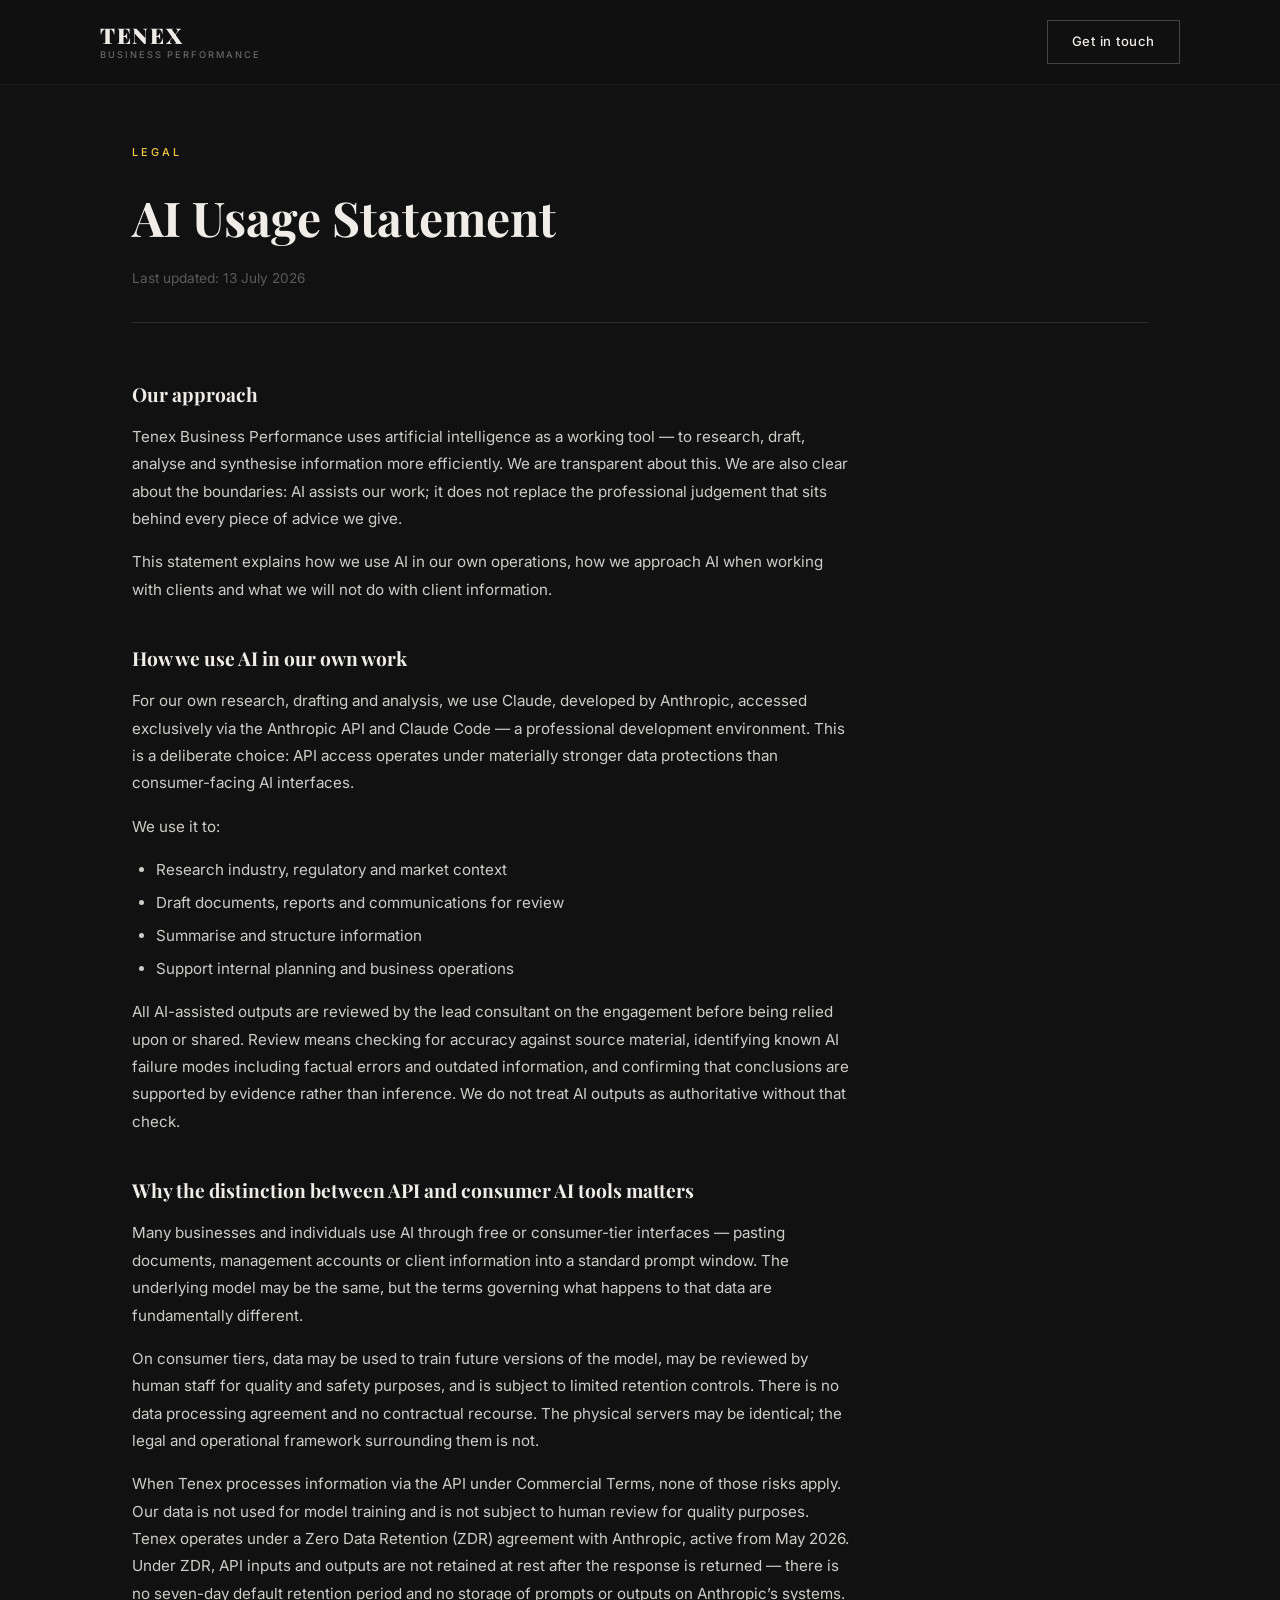
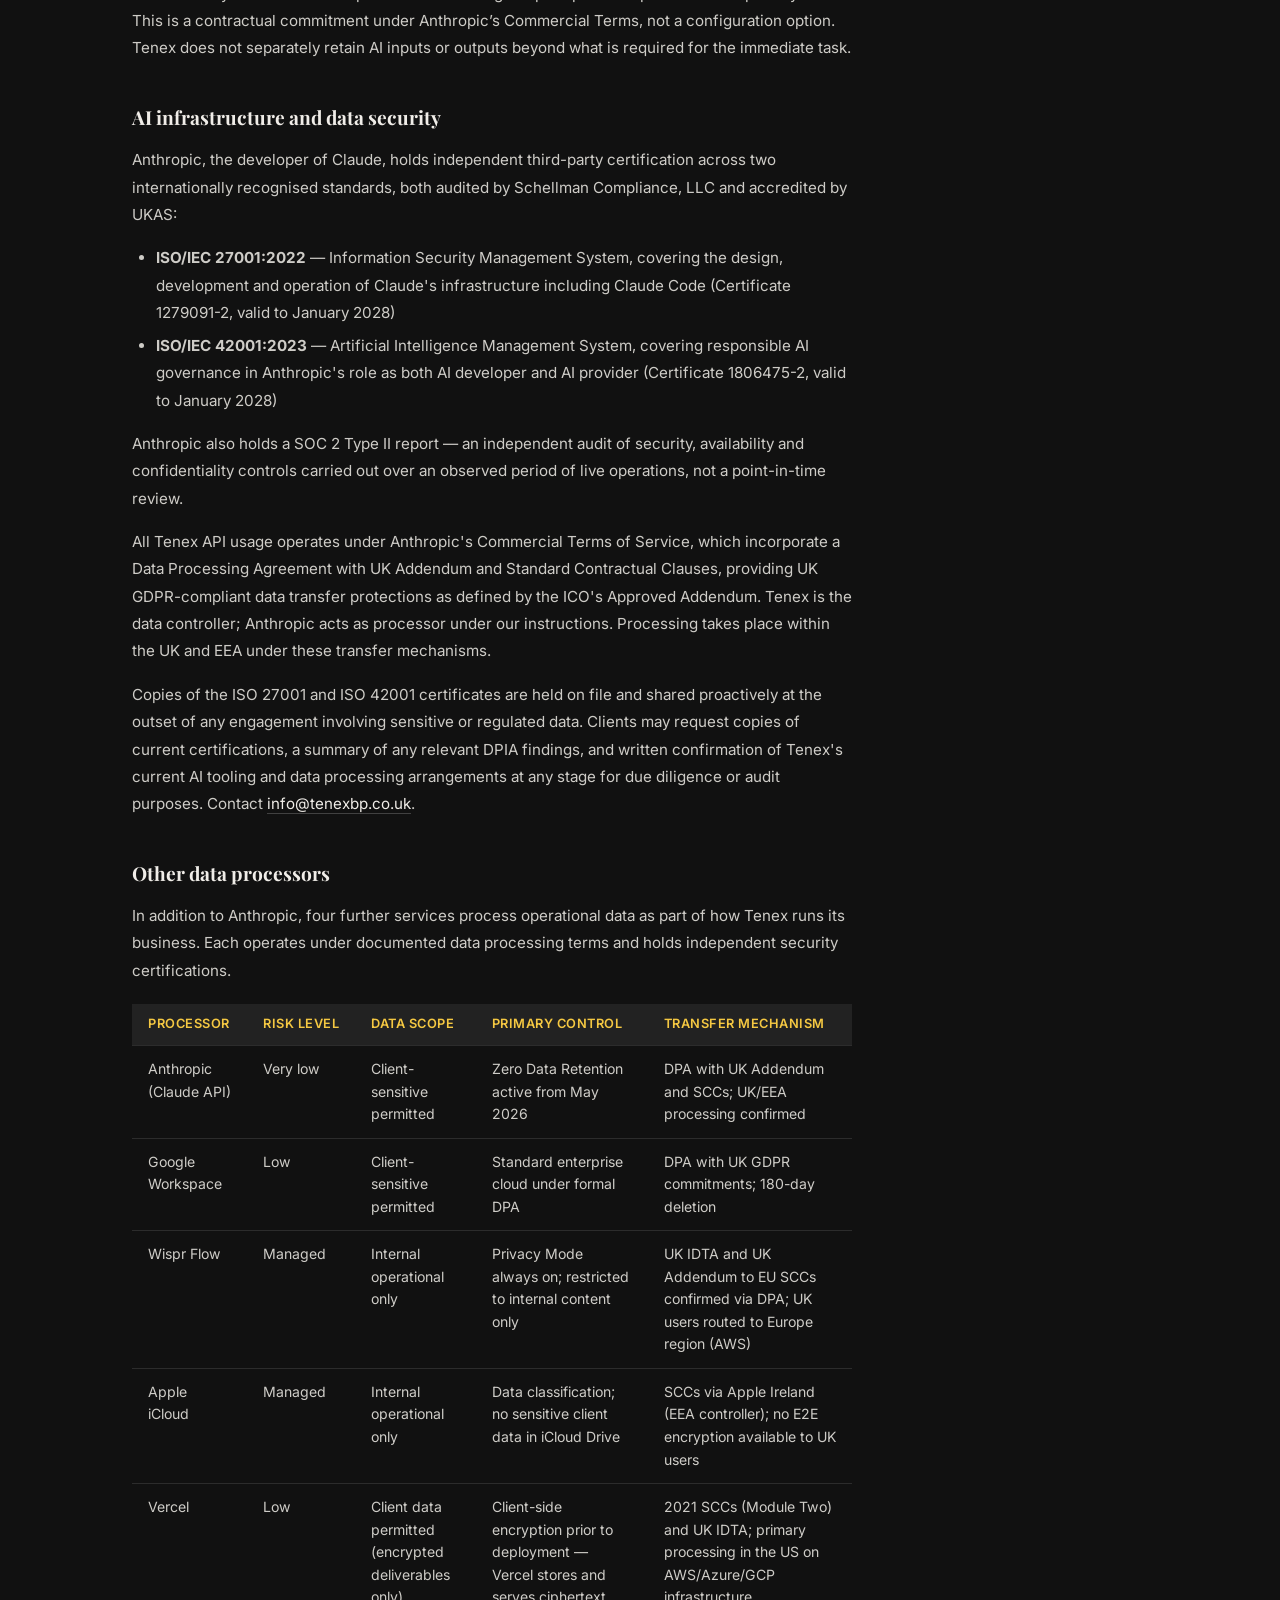
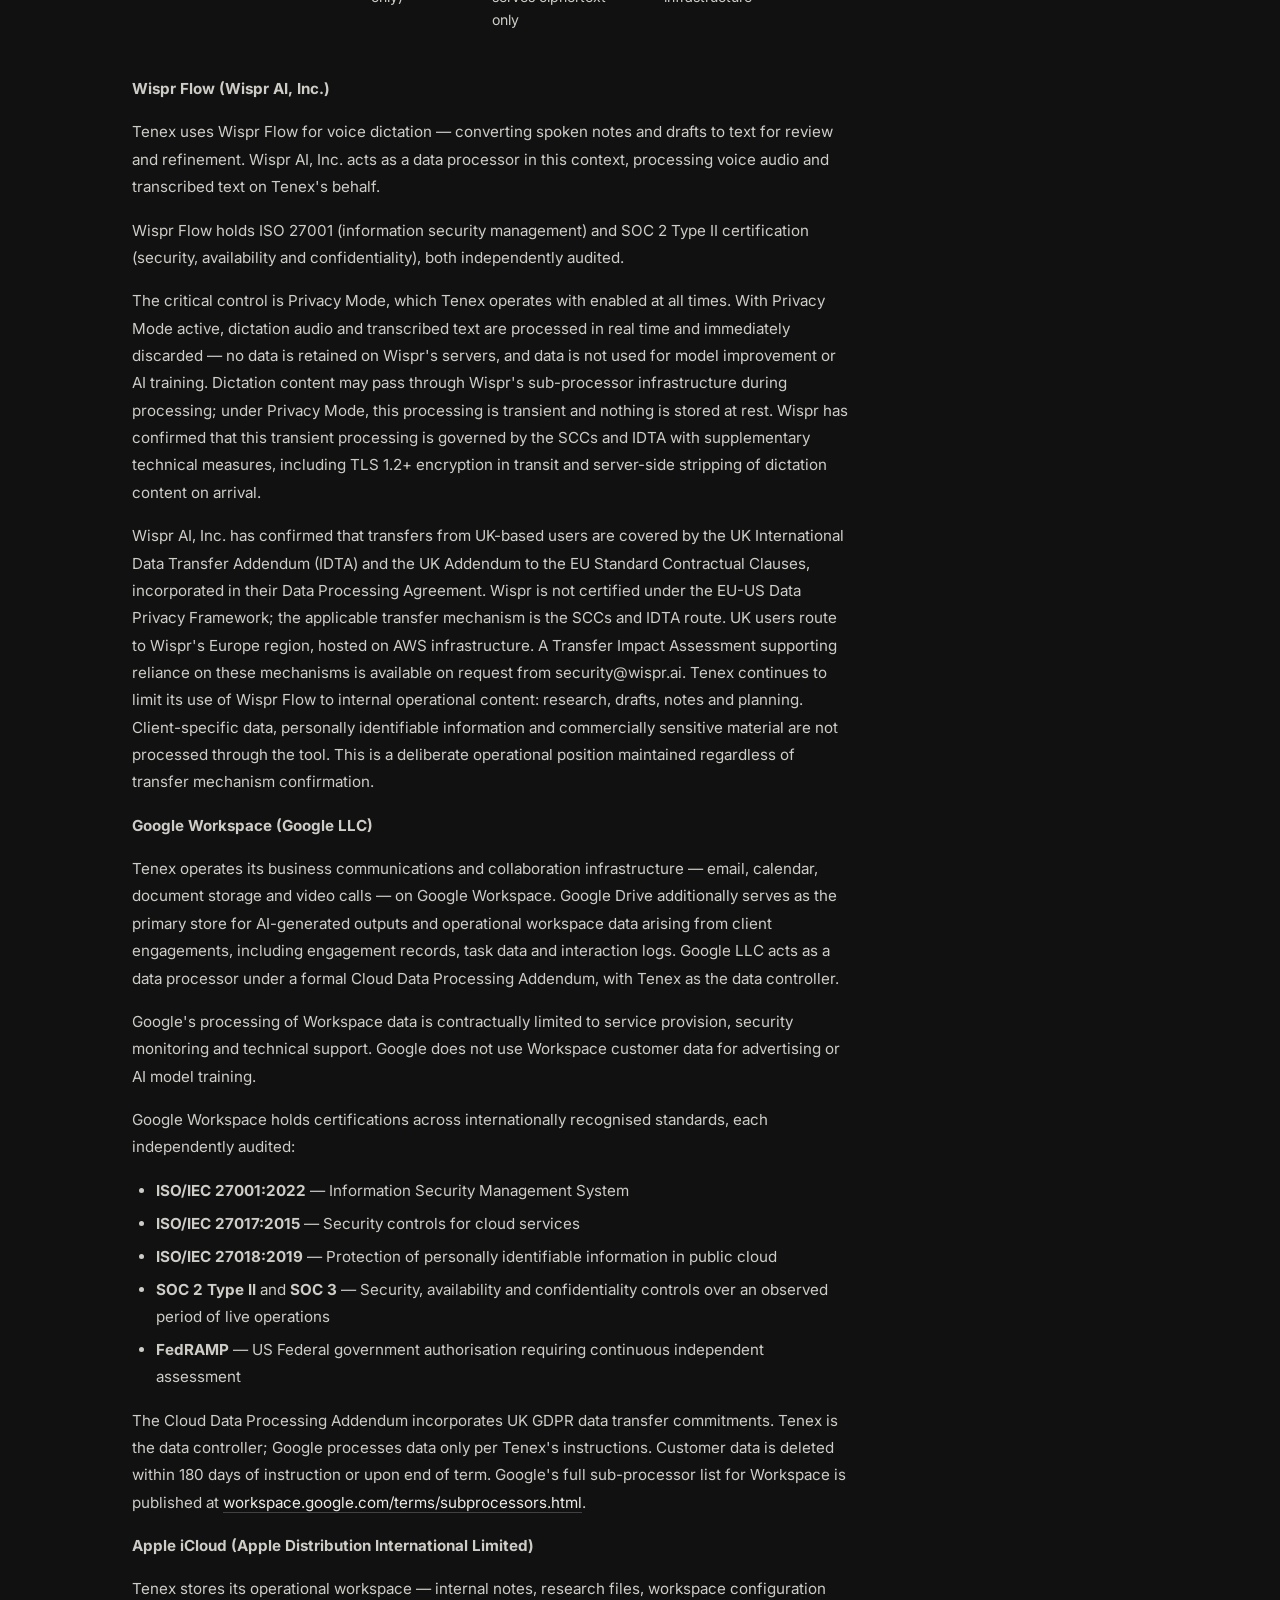
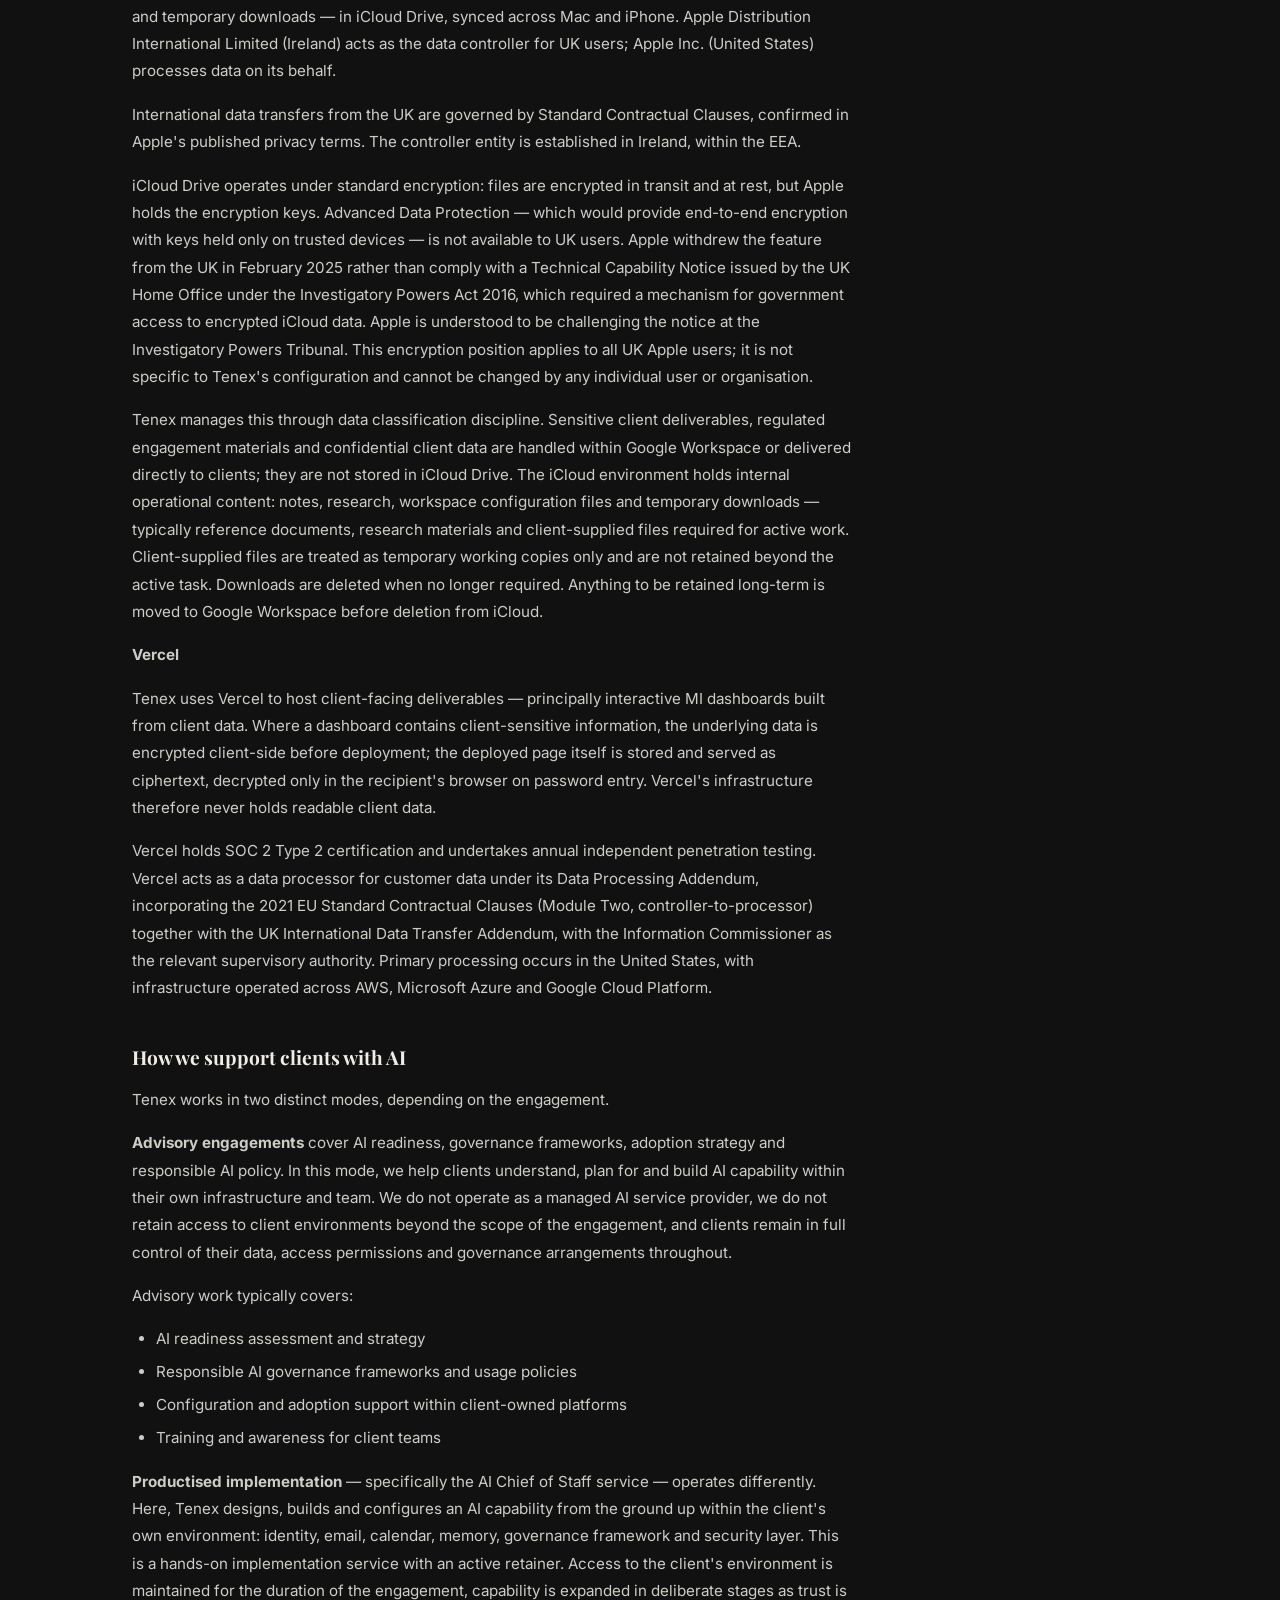
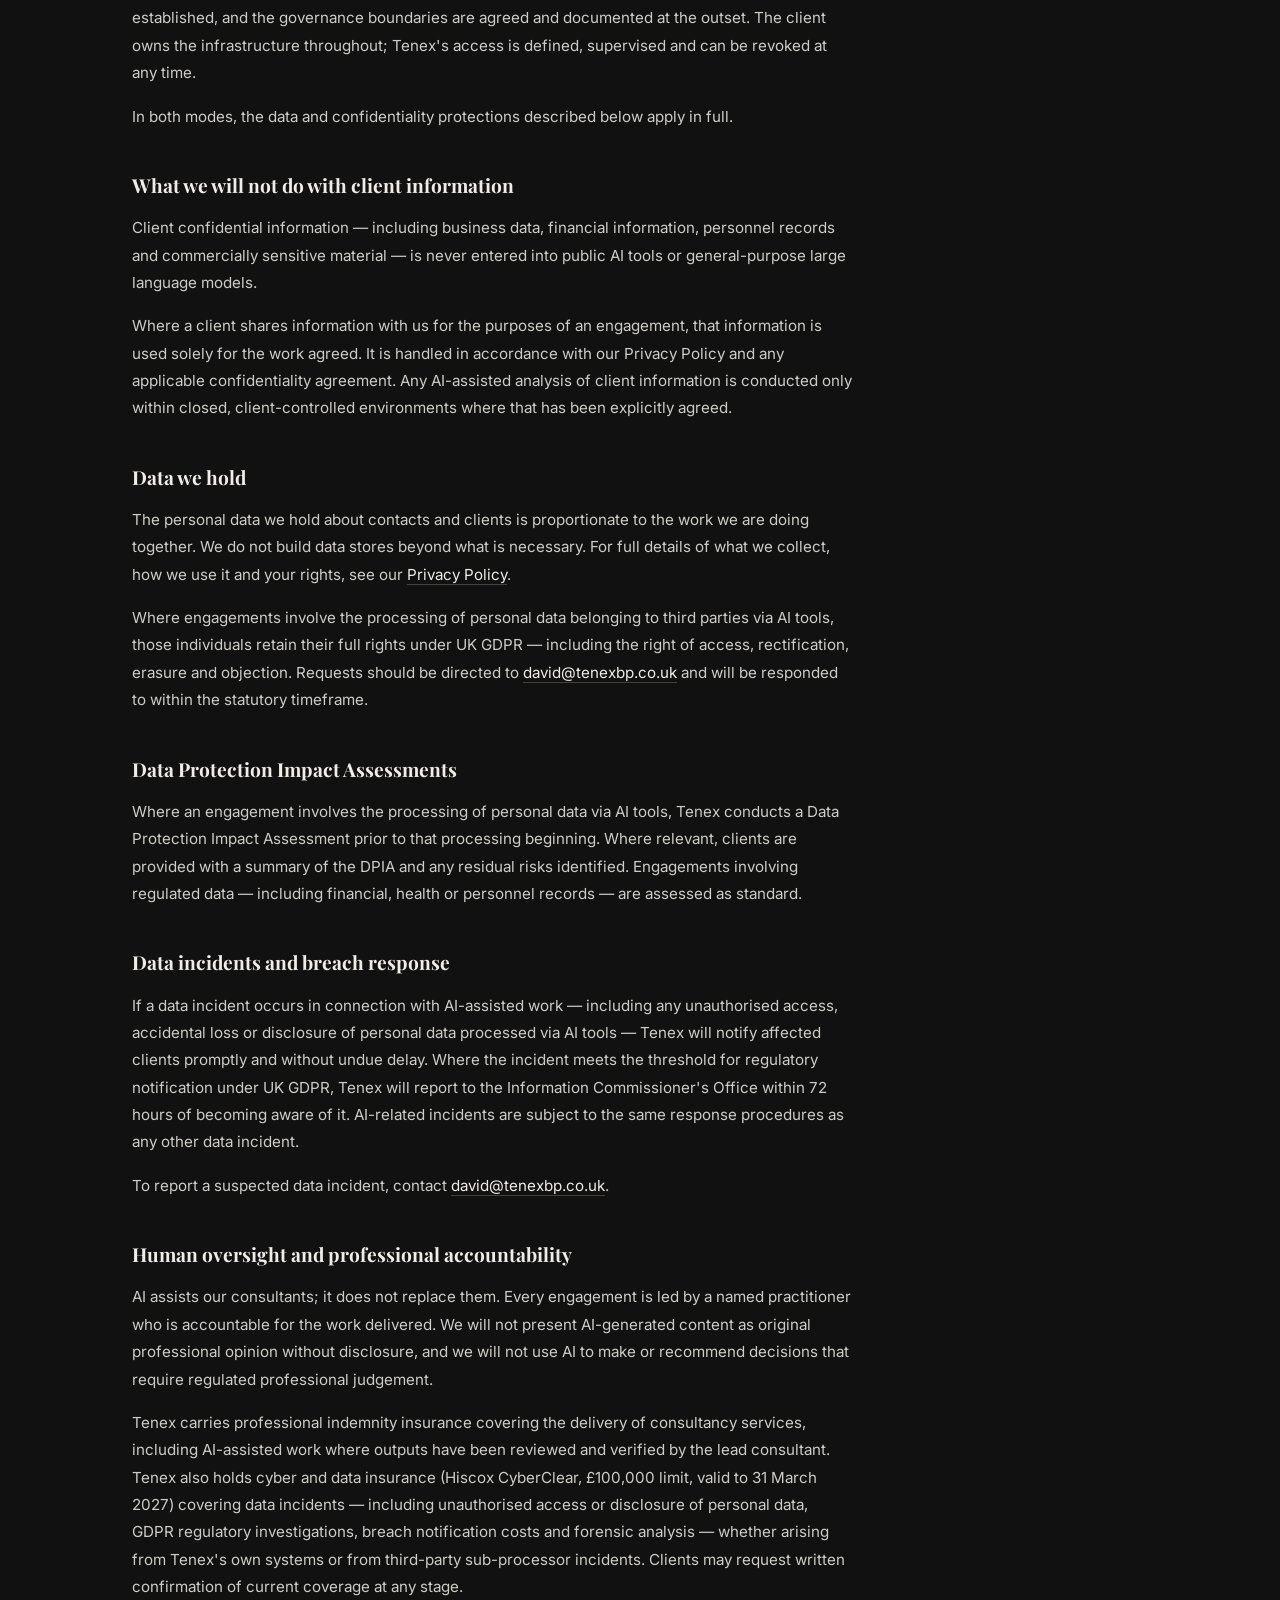
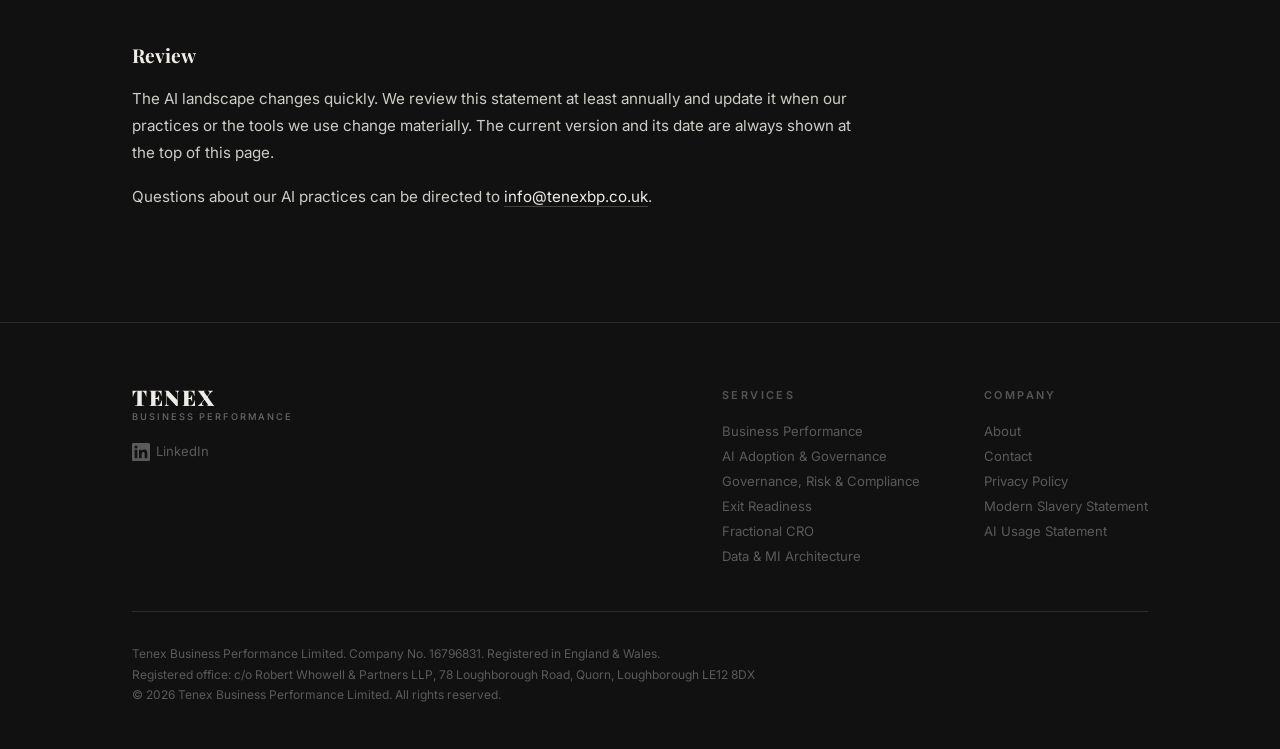
<file: ai-usage.html>
<!DOCTYPE html>
<html lang="en">
<head>
    <meta charset="UTF-8">
    <meta name="viewport" content="width=device-width, initial-scale=1.0">
    <title>AI Usage Statement — Tenex Business Performance</title>
    <link rel="preconnect" href="https://fonts.googleapis.com">
    <link rel="preconnect" href="https://fonts.gstatic.com" crossorigin>
    <link href="https://fonts.googleapis.com/css2?family=Playfair+Display:wght@700;900&family=Inter:wght@300;400;500;600&display=swap" rel="stylesheet">
    <link rel="stylesheet" href="style.css">
</head>
<body>

    <nav class="nav">
        <div class="nav__inner">
            <a href="index.html" class="nav__logo" style="text-decoration:none;">
                <span class="nav__logo-tenex">TENEX</span>
                <span class="nav__logo-sub">Business Performance</span>
            </a>
            <a href="index.html#contact" class="btn btn--outline">Get in touch</a>
        </div>
    </nav>

    <div class="policy-page">
        <div class="container">
            <div class="policy__header">
                <p class="section__label">Legal</p>
                <h1 class="policy__title">AI Usage Statement</h1>
                <p class="policy__meta">Last updated: 13 July 2026</p>
            </div>

            <div class="policy__body">

                <h2>Our approach</h2>
                <p>Tenex Business Performance uses artificial intelligence as a working tool — to research, draft, analyse and synthesise information more efficiently. We are transparent about this. We are also clear about the boundaries: AI assists our work; it does not replace the professional judgement that sits behind every piece of advice we give.</p>
                <p>This statement explains how we use AI in our own operations, how we approach AI when working with clients and what we will not do with client information.</p>

                <h2>How we use AI in our own work</h2>
                <p>For our own research, drafting and analysis, we use Claude, developed by Anthropic, accessed exclusively via the Anthropic API and Claude Code — a professional development environment. This is a deliberate choice: API access operates under materially stronger data protections than consumer-facing AI interfaces.</p>
                <p>We use it to:</p>
                <ul>
                    <li>Research industry, regulatory and market context</li>
                    <li>Draft documents, reports and communications for review</li>
                    <li>Summarise and structure information</li>
                    <li>Support internal planning and business operations</li>
                </ul>
                <p>All AI-assisted outputs are reviewed by the lead consultant on the engagement before being relied upon or shared. Review means checking for accuracy against source material, identifying known AI failure modes including factual errors and outdated information, and confirming that conclusions are supported by evidence rather than inference. We do not treat AI outputs as authoritative without that check.</p>

                <h2>Why the distinction between API and consumer AI tools matters</h2>
                <p>Many businesses and individuals use AI through free or consumer-tier interfaces — pasting documents, management accounts or client information into a standard prompt window. The underlying model may be the same, but the terms governing what happens to that data are fundamentally different.</p>
                <p>On consumer tiers, data may be used to train future versions of the model, may be reviewed by human staff for quality and safety purposes, and is subject to limited retention controls. There is no data processing agreement and no contractual recourse. The physical servers may be identical; the legal and operational framework surrounding them is not.</p>
                <p>When Tenex processes information via the API under Commercial Terms, none of those risks apply. Our data is not used for model training and is not subject to human review for quality purposes. Tenex operates under a Zero Data Retention (ZDR) agreement with Anthropic, active from May 2026. Under ZDR, API inputs and outputs are not retained at rest after the response is returned — there is no seven-day default retention period and no storage of prompts or outputs on Anthropic’s systems. This is a contractual commitment under Anthropic’s Commercial Terms, not a configuration option. Tenex does not separately retain AI inputs or outputs beyond what is required for the immediate task.</p>

                <h2>AI infrastructure and data security</h2>
                <p>Anthropic, the developer of Claude, holds independent third-party certification across two internationally recognised standards, both audited by Schellman Compliance, LLC and accredited by UKAS:</p>
                <ul>
                    <li><strong>ISO/IEC 27001:2022</strong> — Information Security Management System, covering the design, development and operation of Claude's infrastructure including Claude Code (Certificate 1279091-2, valid to January 2028)</li>
                    <li><strong>ISO/IEC 42001:2023</strong> — Artificial Intelligence Management System, covering responsible AI governance in Anthropic's role as both AI developer and AI provider (Certificate 1806475-2, valid to January 2028)</li>
                </ul>
                <p>Anthropic also holds a SOC 2 Type II report — an independent audit of security, availability and confidentiality controls carried out over an observed period of live operations, not a point-in-time review.</p>
                <p>All Tenex API usage operates under Anthropic's Commercial Terms of Service, which incorporate a Data Processing Agreement with UK Addendum and Standard Contractual Clauses, providing UK GDPR-compliant data transfer protections as defined by the ICO's Approved Addendum. Tenex is the data controller; Anthropic acts as processor under our instructions. Processing takes place within the UK and EEA under these transfer mechanisms.</p>
                <p>Copies of the ISO 27001 and ISO 42001 certificates are held on file and shared proactively at the outset of any engagement involving sensitive or regulated data. Clients may request copies of current certifications, a summary of any relevant DPIA findings, and written confirmation of Tenex's current AI tooling and data processing arrangements at any stage for due diligence or audit purposes. Contact <a href="mailto:info@tenexbp.co.uk">info@tenexbp.co.uk</a>.</p>

                <h2>Other data processors</h2>
                <p>In addition to Anthropic, four further services process operational data as part of how Tenex runs its business. Each operates under documented data processing terms and holds independent security certifications.</p>

                <table class="policy__table">
                    <thead>
                        <tr>
                            <th>Processor</th>
                            <th>Risk level</th>
                            <th>Data scope</th>
                            <th>Primary control</th>
                            <th>Transfer mechanism</th>
                        </tr>
                    </thead>
                    <tbody>
                        <tr>
                            <td>Anthropic (Claude API)</td>
                            <td>Very low</td>
                            <td>Client-sensitive permitted</td>
                            <td>Zero Data Retention active from May 2026</td>
                            <td>DPA with UK Addendum and SCCs; UK/EEA processing confirmed</td>
                        </tr>
                        <tr>
                            <td>Google Workspace</td>
                            <td>Low</td>
                            <td>Client-sensitive permitted</td>
                            <td>Standard enterprise cloud under formal DPA</td>
                            <td>DPA with UK GDPR commitments; 180-day deletion</td>
                        </tr>
                        <tr>
                            <td>Wispr Flow</td>
                            <td>Managed</td>
                            <td>Internal operational only</td>
                            <td>Privacy Mode always on; restricted to internal content only</td>
                            <td>UK IDTA and UK Addendum to EU SCCs confirmed via DPA; UK users routed to Europe region (AWS)</td>
                        </tr>
                        <tr>
                            <td>Apple iCloud</td>
                            <td>Managed</td>
                            <td>Internal operational only</td>
                            <td>Data classification; no sensitive client data in iCloud Drive</td>
                            <td>SCCs via Apple Ireland (EEA controller); no E2E encryption available to UK users</td>
                        </tr>
                        <tr>
                            <td>Vercel</td>
                            <td>Low</td>
                            <td>Client data permitted (encrypted deliverables only)</td>
                            <td>Client-side encryption prior to deployment — Vercel stores and serves ciphertext only</td>
                            <td>2021 SCCs (Module Two) and UK IDTA; primary processing in the US on AWS/Azure/GCP infrastructure</td>
                        </tr>
                    </tbody>
                </table>

                <p><strong>Wispr Flow (Wispr AI, Inc.)</strong></p>
                <p>Tenex uses Wispr Flow for voice dictation — converting spoken notes and drafts to text for review and refinement. Wispr AI, Inc. acts as a data processor in this context, processing voice audio and transcribed text on Tenex's behalf.</p>
                <p>Wispr Flow holds ISO 27001 (information security management) and SOC 2 Type II certification (security, availability and confidentiality), both independently audited.</p>
                <p>The critical control is Privacy Mode, which Tenex operates with enabled at all times. With Privacy Mode active, dictation audio and transcribed text are processed in real time and immediately discarded — no data is retained on Wispr's servers, and data is not used for model improvement or AI training. Dictation content may pass through Wispr's sub-processor infrastructure during processing; under Privacy Mode, this processing is transient and nothing is stored at rest. Wispr has confirmed that this transient processing is governed by the SCCs and IDTA with supplementary technical measures, including TLS 1.2+ encryption in transit and server-side stripping of dictation content on arrival.</p>
                <p>Wispr AI, Inc. has confirmed that transfers from UK-based users are covered by the UK International Data Transfer Addendum (IDTA) and the UK Addendum to the EU Standard Contractual Clauses, incorporated in their Data Processing Agreement. Wispr is not certified under the EU-US Data Privacy Framework; the applicable transfer mechanism is the SCCs and IDTA route. UK users route to Wispr's Europe region, hosted on AWS infrastructure. A Transfer Impact Assessment supporting reliance on these mechanisms is available on request from security@wispr.ai. Tenex continues to limit its use of Wispr Flow to internal operational content: research, drafts, notes and planning. Client-specific data, personally identifiable information and commercially sensitive material are not processed through the tool. This is a deliberate operational position maintained regardless of transfer mechanism confirmation.</p>

                <p><strong>Google Workspace (Google LLC)</strong></p>
                <p>Tenex operates its business communications and collaboration infrastructure — email, calendar, document storage and video calls — on Google Workspace. Google Drive additionally serves as the primary store for AI-generated outputs and operational workspace data arising from client engagements, including engagement records, task data and interaction logs. Google LLC acts as a data processor under a formal Cloud Data Processing Addendum, with Tenex as the data controller.</p>
                <p>Google's processing of Workspace data is contractually limited to service provision, security monitoring and technical support. Google does not use Workspace customer data for advertising or AI model training.</p>
                <p>Google Workspace holds certifications across internationally recognised standards, each independently audited:</p>
                <ul>
                    <li><strong>ISO/IEC 27001:2022</strong> — Information Security Management System</li>
                    <li><strong>ISO/IEC 27017:2015</strong> — Security controls for cloud services</li>
                    <li><strong>ISO/IEC 27018:2019</strong> — Protection of personally identifiable information in public cloud</li>
                    <li><strong>SOC 2 Type II</strong> and <strong>SOC 3</strong> — Security, availability and confidentiality controls over an observed period of live operations</li>
                    <li><strong>FedRAMP</strong> — US Federal government authorisation requiring continuous independent assessment</li>
                </ul>
                <p>The Cloud Data Processing Addendum incorporates UK GDPR data transfer commitments. Tenex is the data controller; Google processes data only per Tenex's instructions. Customer data is deleted within 180 days of instruction or upon end of term. Google's full sub-processor list for Workspace is published at <a href="https://workspace.google.com/terms/subprocessors.html">workspace.google.com/terms/subprocessors.html</a>.</p>

                <p><strong>Apple iCloud (Apple Distribution International Limited)</strong></p>
                <p>Tenex stores its operational workspace — internal notes, research files, workspace configuration and temporary downloads — in iCloud Drive, synced across Mac and iPhone. Apple Distribution International Limited (Ireland) acts as the data controller for UK users; Apple Inc. (United States) processes data on its behalf.</p>
                <p>International data transfers from the UK are governed by Standard Contractual Clauses, confirmed in Apple's published privacy terms. The controller entity is established in Ireland, within the EEA.</p>
                <p>iCloud Drive operates under standard encryption: files are encrypted in transit and at rest, but Apple holds the encryption keys. Advanced Data Protection — which would provide end-to-end encryption with keys held only on trusted devices — is not available to UK users. Apple withdrew the feature from the UK in February 2025 rather than comply with a Technical Capability Notice issued by the UK Home Office under the Investigatory Powers Act 2016, which required a mechanism for government access to encrypted iCloud data. Apple is understood to be challenging the notice at the Investigatory Powers Tribunal. This encryption position applies to all UK Apple users; it is not specific to Tenex's configuration and cannot be changed by any individual user or organisation.</p>
                <p>Tenex manages this through data classification discipline. Sensitive client deliverables, regulated engagement materials and confidential client data are handled within Google Workspace or delivered directly to clients; they are not stored in iCloud Drive. The iCloud environment holds internal operational content: notes, research, workspace configuration files and temporary downloads — typically reference documents, research materials and client-supplied files required for active work. Client-supplied files are treated as temporary working copies only and are not retained beyond the active task. Downloads are deleted when no longer required. Anything to be retained long-term is moved to Google Workspace before deletion from iCloud.</p>

                <p><strong>Vercel</strong></p>
                <p>Tenex uses Vercel to host client-facing deliverables — principally interactive MI dashboards built from client data. Where a dashboard contains client-sensitive information, the underlying data is encrypted client-side before deployment; the deployed page itself is stored and served as ciphertext, decrypted only in the recipient's browser on password entry. Vercel's infrastructure therefore never holds readable client data.</p>
                <p>Vercel holds SOC 2 Type 2 certification and undertakes annual independent penetration testing. Vercel acts as a data processor for customer data under its Data Processing Addendum, incorporating the 2021 EU Standard Contractual Clauses (Module Two, controller-to-processor) together with the UK International Data Transfer Addendum, with the Information Commissioner as the relevant supervisory authority. Primary processing occurs in the United States, with infrastructure operated across AWS, Microsoft Azure and Google Cloud Platform.</p>

                <h2>How we support clients with AI</h2>
                <p>Tenex works in two distinct modes, depending on the engagement.</p>

                <p><strong>Advisory engagements</strong> cover AI readiness, governance frameworks, adoption strategy and responsible AI policy. In this mode, we help clients understand, plan for and build AI capability within their own infrastructure and team. We do not operate as a managed AI service provider, we do not retain access to client environments beyond the scope of the engagement, and clients remain in full control of their data, access permissions and governance arrangements throughout.</p>

                <p>Advisory work typically covers:</p>
                <ul>
                    <li>AI readiness assessment and strategy</li>
                    <li>Responsible AI governance frameworks and usage policies</li>
                    <li>Configuration and adoption support within client-owned platforms</li>
                    <li>Training and awareness for client teams</li>
                </ul>

                <p><strong>Productised implementation</strong> — specifically the AI Chief of Staff service — operates differently. Here, Tenex designs, builds and configures an AI capability from the ground up within the client's own environment: identity, email, calendar, memory, governance framework and security layer. This is a hands-on implementation service with an active retainer. Access to the client's environment is maintained for the duration of the engagement, capability is expanded in deliberate stages as trust is established, and the governance boundaries are agreed and documented at the outset. The client owns the infrastructure throughout; Tenex's access is defined, supervised and can be revoked at any time.</p>

                <p>In both modes, the data and confidentiality protections described below apply in full.</p>

                <h2>What we will not do with client information</h2>
                <p>Client confidential information — including business data, financial information, personnel records and commercially sensitive material — is never entered into public AI tools or general-purpose large language models.</p>
                <p>Where a client shares information with us for the purposes of an engagement, that information is used solely for the work agreed. It is handled in accordance with our Privacy Policy and any applicable confidentiality agreement. Any AI-assisted analysis of client information is conducted only within closed, client-controlled environments where that has been explicitly agreed.</p>

                <h2>Data we hold</h2>
                <p>The personal data we hold about contacts and clients is proportionate to the work we are doing together. We do not build data stores beyond what is necessary. For full details of what we collect, how we use it and your rights, see our <a href="privacy-policy.html">Privacy Policy</a>.</p>
                <p>Where engagements involve the processing of personal data belonging to third parties via AI tools, those individuals retain their full rights under UK GDPR — including the right of access, rectification, erasure and objection. Requests should be directed to <a href="mailto:david@tenexbp.co.uk">david@tenexbp.co.uk</a> and will be responded to within the statutory timeframe.</p>

                <h2>Data Protection Impact Assessments</h2>
                <p>Where an engagement involves the processing of personal data via AI tools, Tenex conducts a Data Protection Impact Assessment prior to that processing beginning. Where relevant, clients are provided with a summary of the DPIA and any residual risks identified. Engagements involving regulated data — including financial, health or personnel records — are assessed as standard.</p>

                <h2>Data incidents and breach response</h2>
                <p>If a data incident occurs in connection with AI-assisted work — including any unauthorised access, accidental loss or disclosure of personal data processed via AI tools — Tenex will notify affected clients promptly and without undue delay. Where the incident meets the threshold for regulatory notification under UK GDPR, Tenex will report to the Information Commissioner's Office within 72 hours of becoming aware of it. AI-related incidents are subject to the same response procedures as any other data incident.</p>
                <p>To report a suspected data incident, contact <a href="mailto:david@tenexbp.co.uk">david@tenexbp.co.uk</a>.</p>

                <h2>Human oversight and professional accountability</h2>
                <p>AI assists our consultants; it does not replace them. Every engagement is led by a named practitioner who is accountable for the work delivered. We will not present AI-generated content as original professional opinion without disclosure, and we will not use AI to make or recommend decisions that require regulated professional judgement.</p>
                <p>Tenex carries professional indemnity insurance covering the delivery of consultancy services, including AI-assisted work where outputs have been reviewed and verified by the lead consultant. Tenex also holds cyber and data insurance (Hiscox CyberClear, £100,000 limit, valid to 31 March 2027) covering data incidents — including unauthorised access or disclosure of personal data, GDPR regulatory investigations, breach notification costs and forensic analysis — whether arising from Tenex's own systems or from third-party sub-processor incidents. Clients may request written confirmation of current coverage at any stage.</p>

                <h2>Review</h2>
                <p>The AI landscape changes quickly. We review this statement at least annually and update it when our practices or the tools we use change materially. The current version and its date are always shown at the top of this page.</p>
                <p>Questions about our AI practices can be directed to <a href="mailto:info@tenexbp.co.uk">info@tenexbp.co.uk</a>.</p>

            </div>
        </div>
    </div>

    <footer class="footer">
        <div class="container">
            <div class="footer__top">
                <div class="footer__brand">
                    <div class="nav__logo">
                        <span class="nav__logo-tenex">TENEX</span>
                        <span class="nav__logo-sub">Business Performance</span>
                    </div>
                    <div class="footer__social">
                        <a href="https://www.linkedin.com/company/tenex-business-performance-limited" target="_blank" rel="noopener noreferrer" class="footer__social-link" aria-label="Tenex on LinkedIn">
                            <svg xmlns="http://www.w3.org/2000/svg" viewBox="0 0 24 24" width="18" height="18" fill="currentColor">
                                <path d="M20.447 20.452h-3.554v-5.569c0-1.328-.027-3.037-1.852-3.037-1.853 0-2.136 1.445-2.136 2.939v5.667H9.351V9h3.414v1.561h.046c.477-.9 1.637-1.85 3.37-1.85 3.601 0 4.267 2.37 4.267 5.455v6.286zM5.337 7.433a2.062 2.062 0 0 1-2.063-2.065 2.064 2.064 0 1 1 2.063 2.065zm1.782 13.019H3.555V9h3.564v11.452zM22.225 0H1.771C.792 0 0 .774 0 1.729v20.542C0 23.227.792 24 1.771 24h20.451C23.2 24 24 23.227 24 22.271V1.729C24 .774 23.2 0 22.222 0h.003z"/>
                            </svg>
                            LinkedIn
                        </a>
                    </div>
                </div>
                <div class="footer__nav">
                    <div class="footer__nav-col">
                        <h4 class="footer__nav-heading">Services</h4>
                        <a href="index.html#services" class="footer__nav-link">Business Performance</a>
                        <a href="index.html#services" class="footer__nav-link">AI Adoption &amp; Governance</a>
                        <a href="index.html#services" class="footer__nav-link">Governance, Risk &amp; Compliance</a>
                        <a href="index.html#services" class="footer__nav-link">Exit Readiness</a>
                        <a href="index.html#services" class="footer__nav-link">Fractional CRO</a>
                        <a href="index.html#services" class="footer__nav-link">Data &amp; MI Architecture</a>
                    </div>
                    <div class="footer__nav-col">
                        <h4 class="footer__nav-heading">Company</h4>
                        <a href="index.html#about" class="footer__nav-link">About</a>
                        <a href="index.html#contact" class="footer__nav-link">Contact</a>
                        <a href="privacy-policy.html" class="footer__nav-link">Privacy Policy</a>
                        <a href="modern-slavery.html" class="footer__nav-link">Modern Slavery Statement</a>
                        <a href="ai-usage.html" class="footer__nav-link">AI Usage Statement</a>
                    </div>
                </div>
            </div>
            <div class="footer__bottom">
                <p>Tenex Business Performance Limited. Company No. 16796831. Registered in England &amp; Wales.</p>
                <p>Registered office: c/o Robert Whowell &amp; Partners LLP, 78 Loughborough Road, Quorn, Loughborough LE12 8DX</p>
                <p>&copy; 2026 Tenex Business Performance Limited. All rights reserved.</p>
            </div>
        </div>
    </footer>

</body>
</html>
</file>
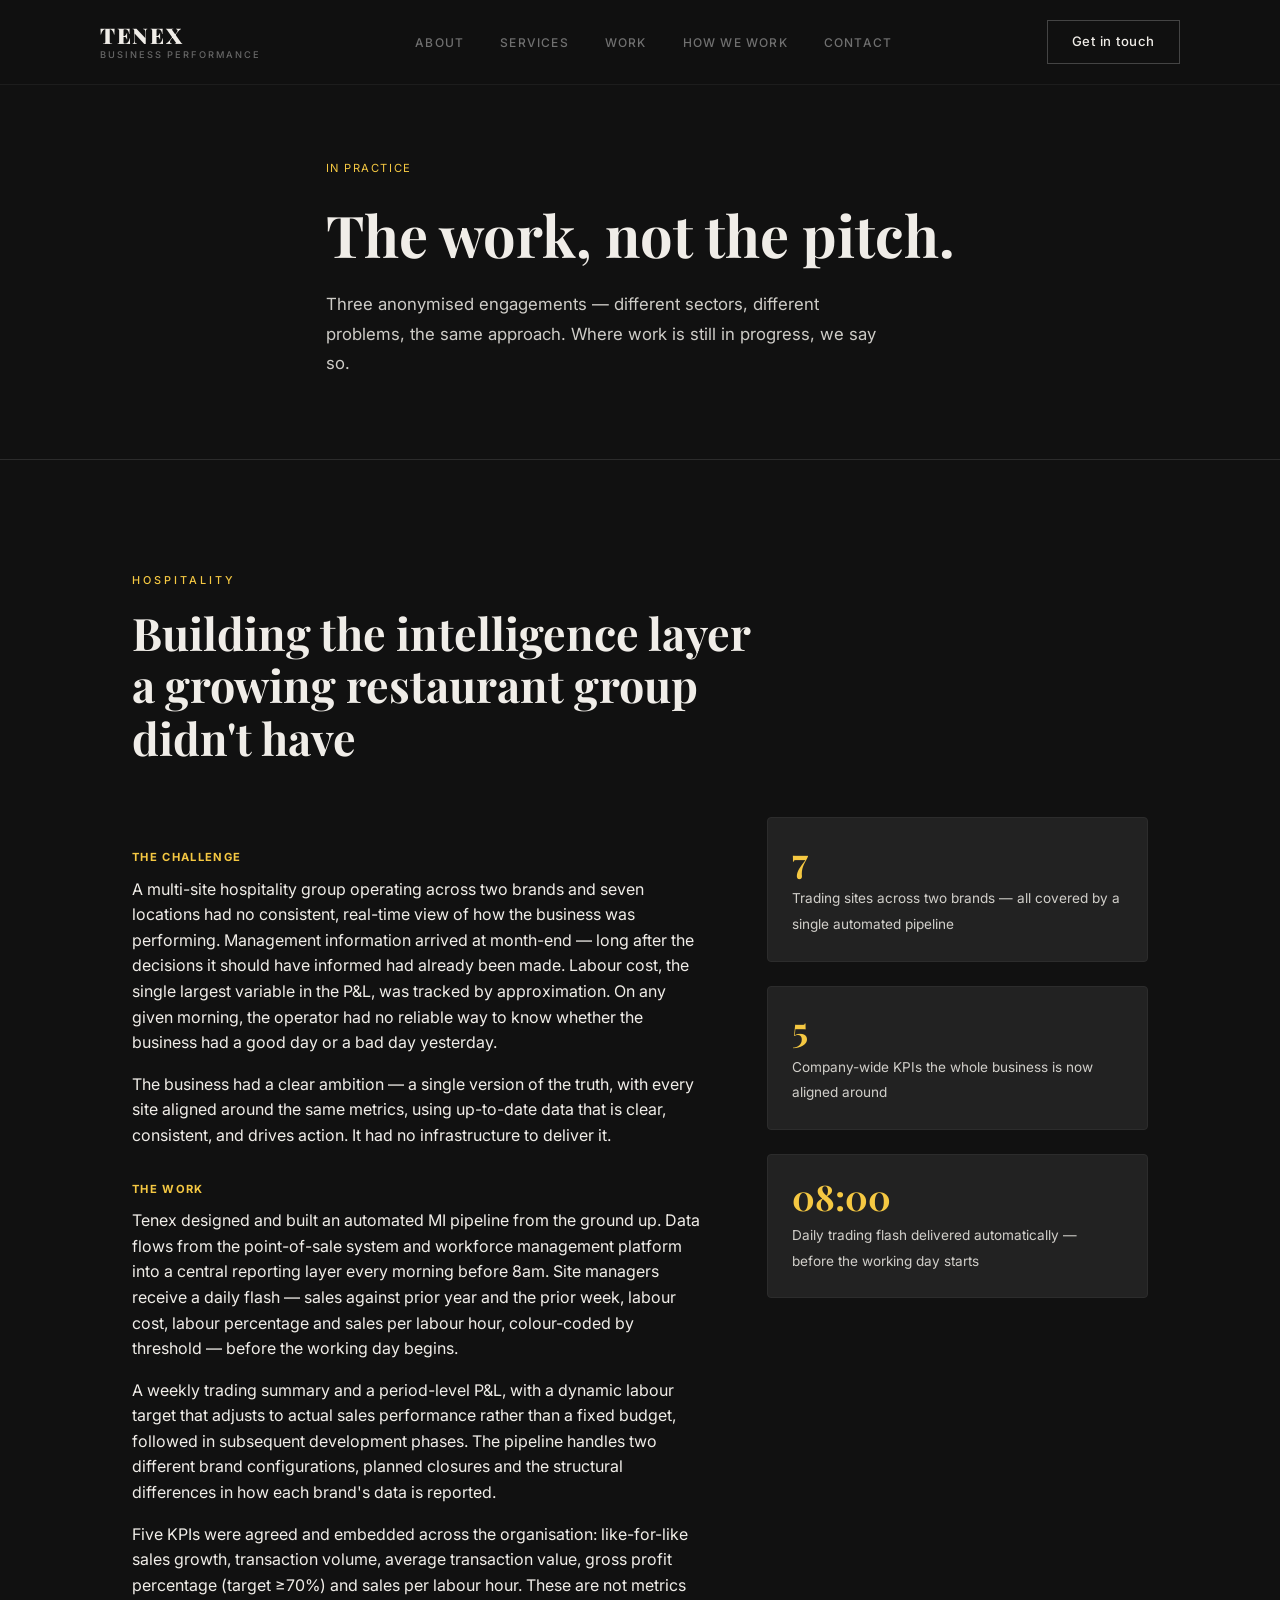
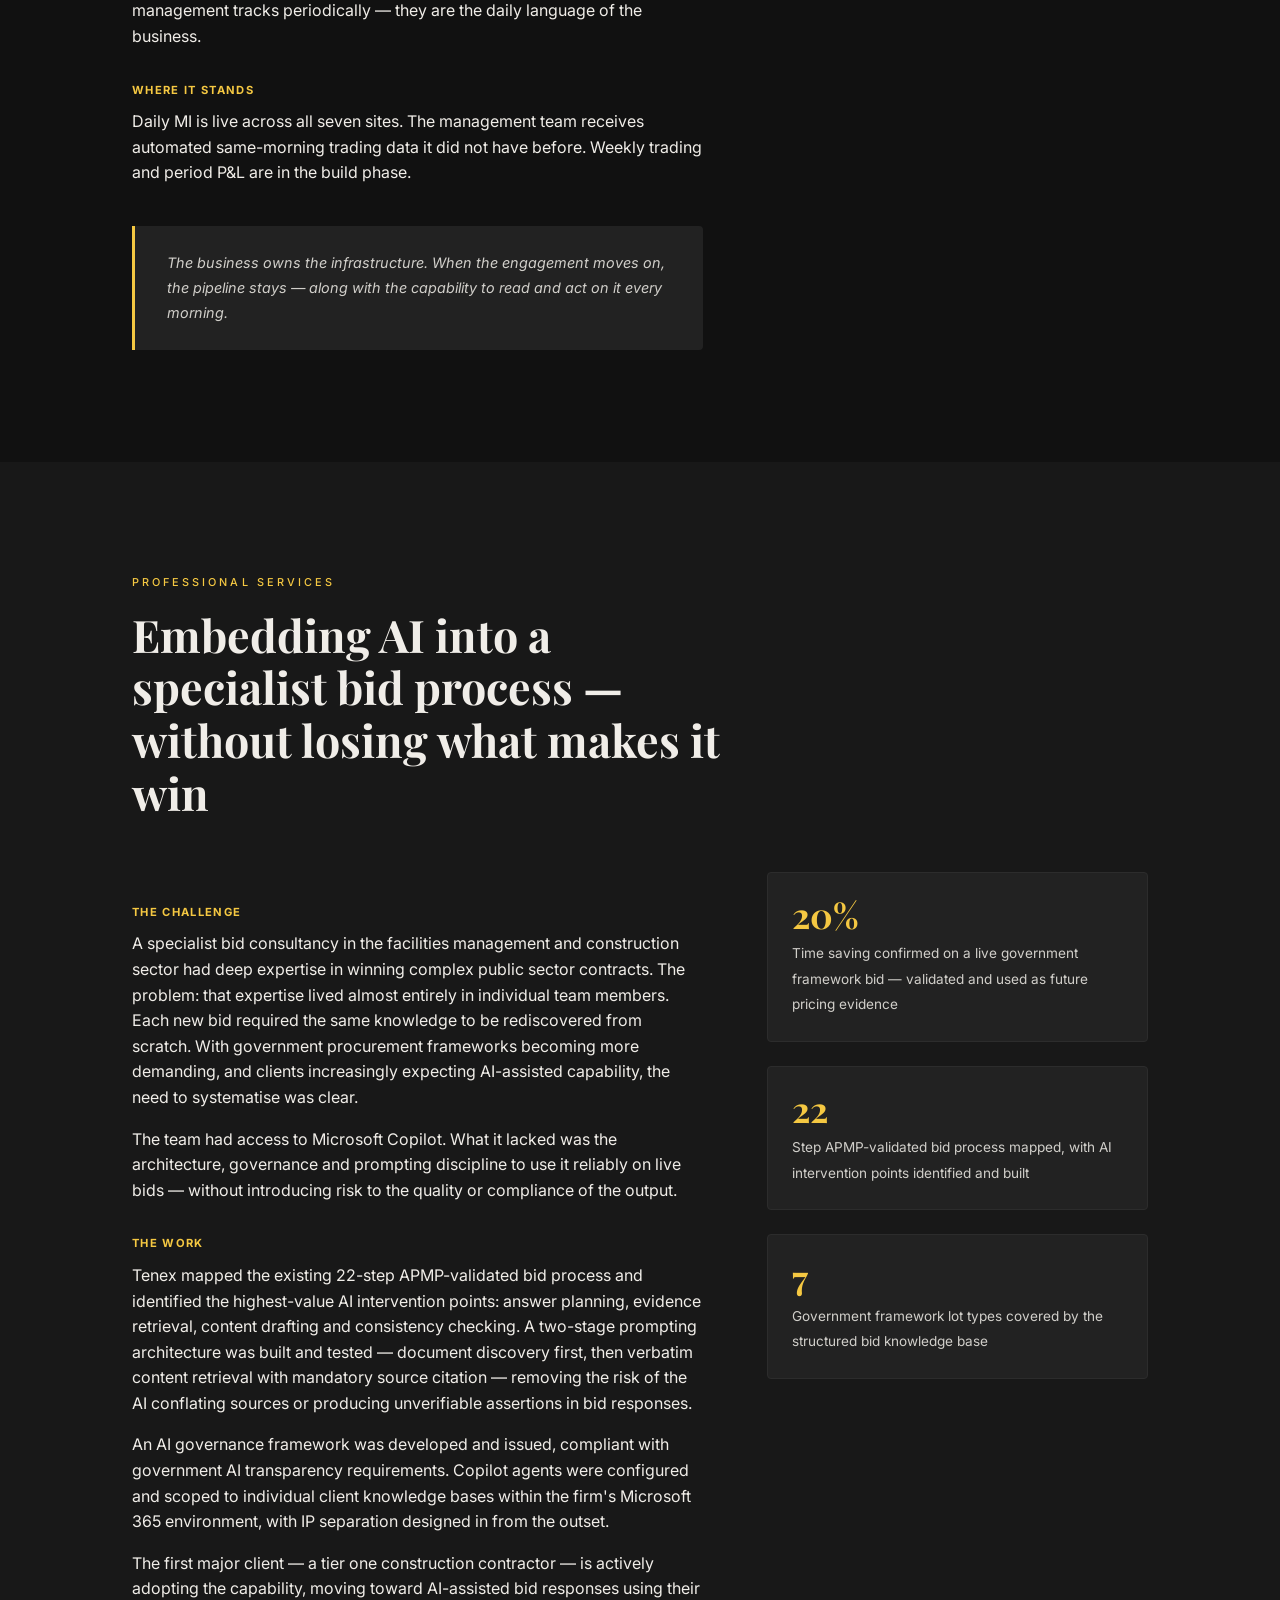
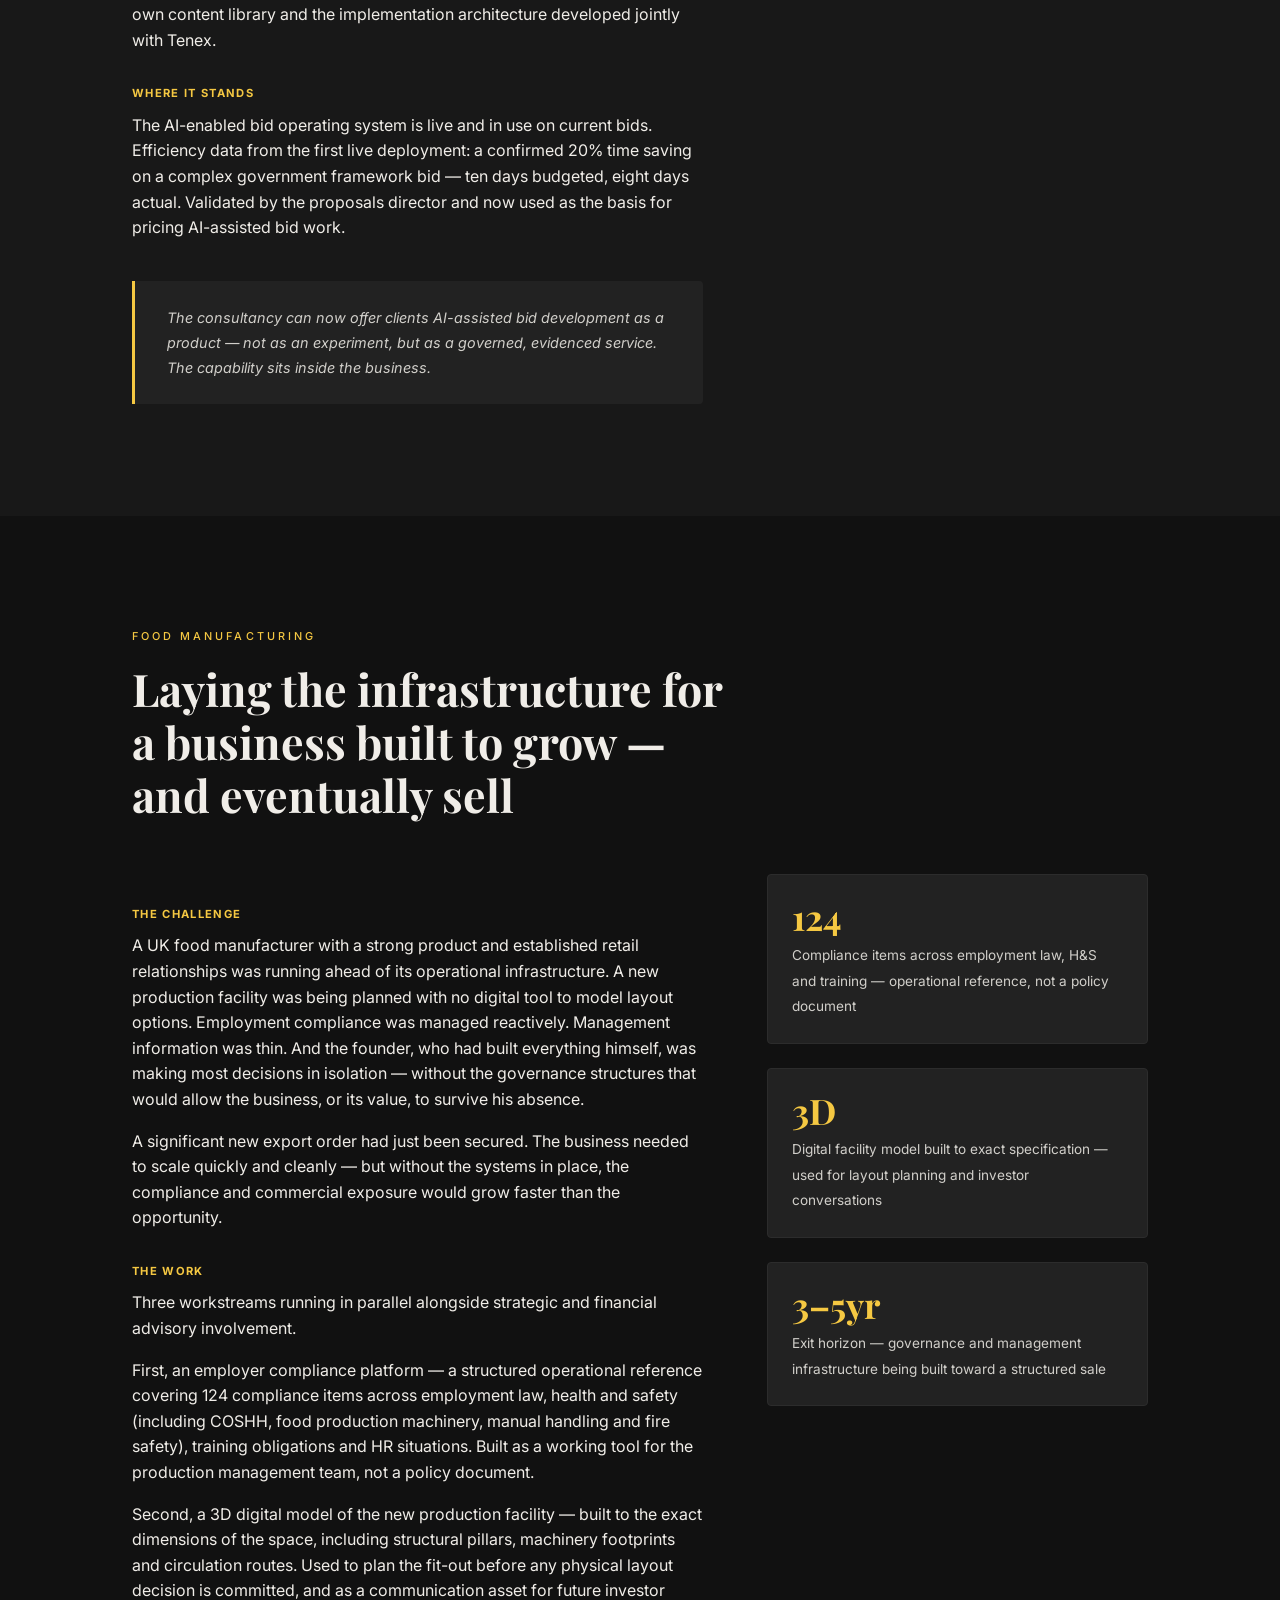
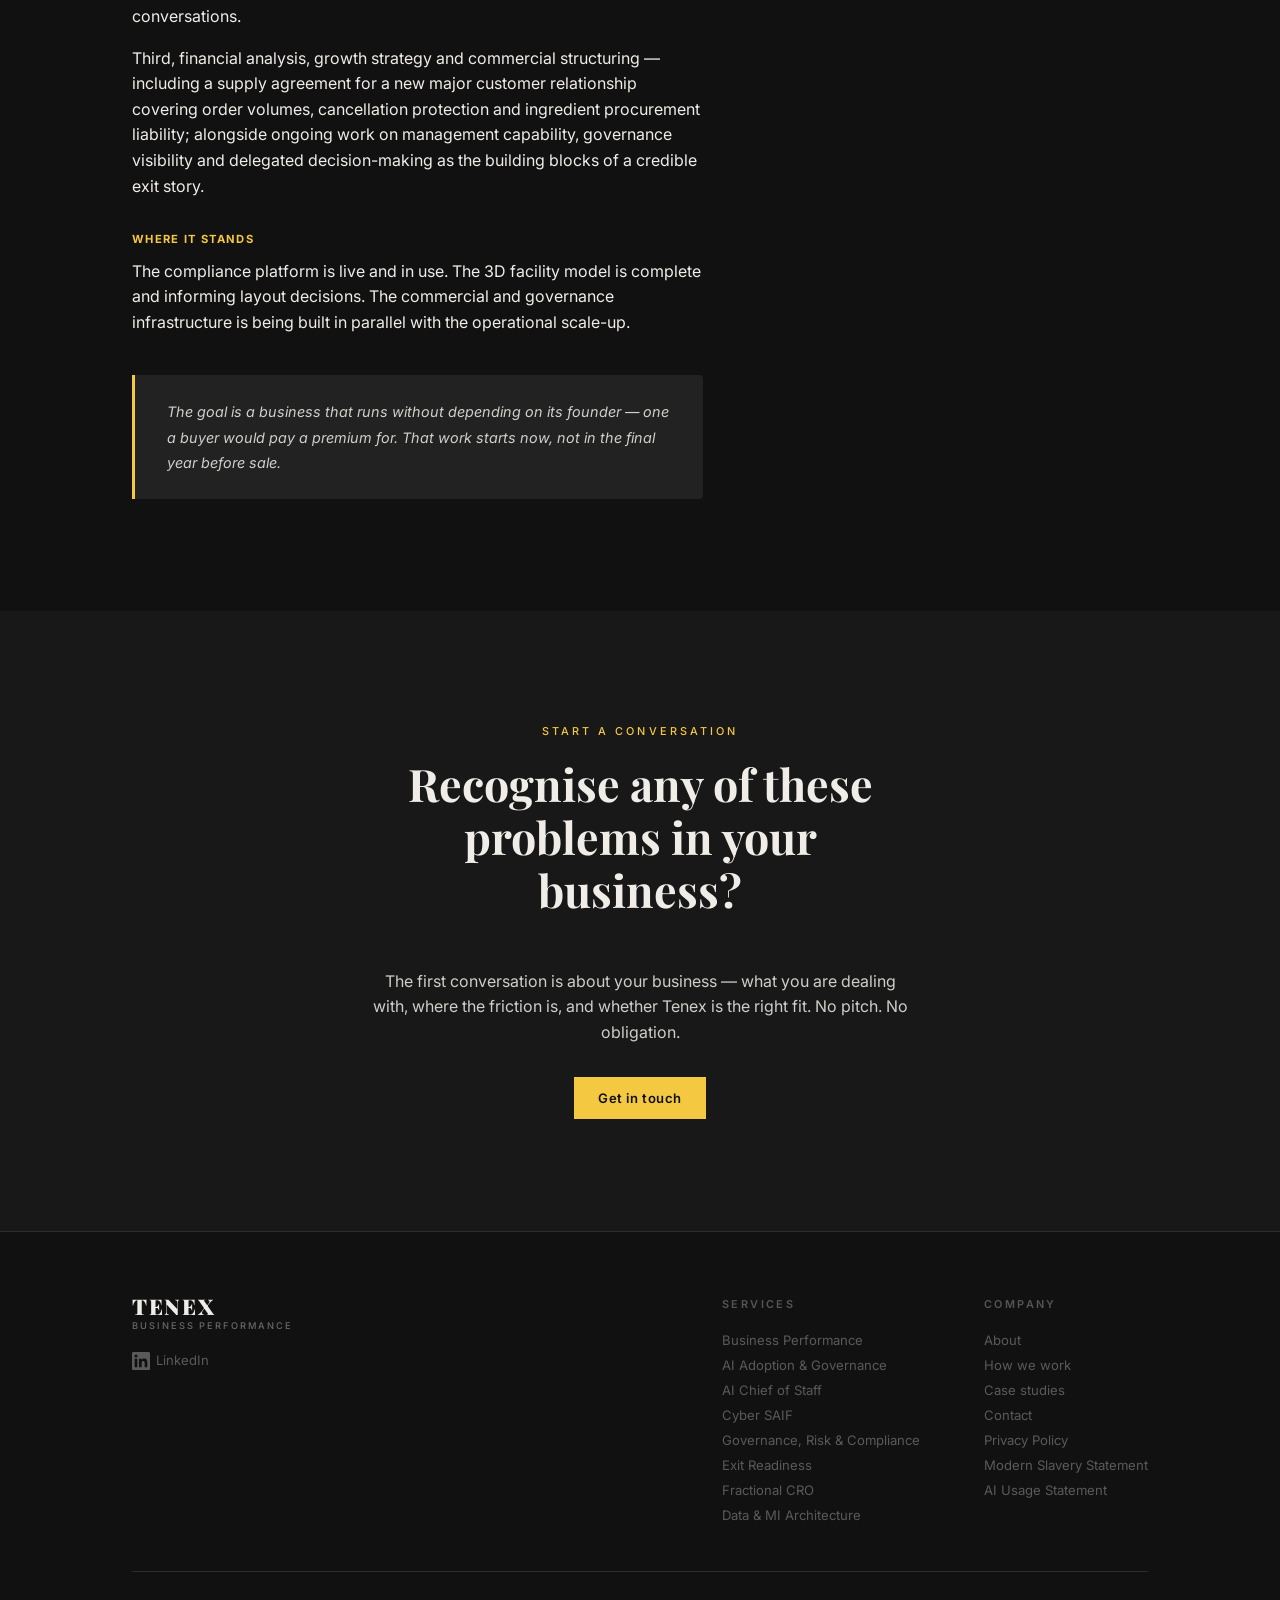
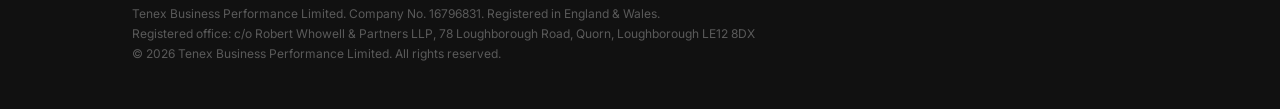
<file: case-studies.html>
<!DOCTYPE html>
<html lang="en">
<head>
    <meta charset="UTF-8">
    <meta name="viewport" content="width=device-width, initial-scale=1.0">
    <meta name="description" content="Tenex case studies — anonymised examples of management consultancy, AI adoption and business performance work with UK SMEs.">
    <title>Case Studies — Tenex Business Performance</title>
    <link rel="preconnect" href="https://fonts.googleapis.com">
    <link rel="preconnect" href="https://fonts.gstatic.com" crossorigin>
    <link href="https://fonts.googleapis.com/css2?family=Playfair+Display:wght@700;900&family=Inter:wght@300;400;500;600&display=swap" rel="stylesheet">
    <link rel="stylesheet" href="style.css">
    <style>
        .cs-hero {
            min-height: 50vh;
            display: flex;
            align-items: center;
            padding: 10rem 0 5rem;
            background: var(--bg);
            border-bottom: 1px solid var(--border);
        }
        .cs-hero__label {
            font-size: 0.7rem;
            letter-spacing: 0.14em;
            text-transform: uppercase;
            color: var(--accent);
            margin-bottom: 1.5rem;
        }
        .cs-hero__headline {
            font-family: 'Playfair Display', serif;
            font-size: clamp(2.4rem, 5vw, 3.6rem);
            line-height: 1.12;
            font-weight: 700;
            margin-bottom: 1.5rem;
            max-width: 700px;
        }
        .cs-hero__sub {
            font-size: 1.05rem;
            color: var(--text-body);
            max-width: 560px;
            line-height: 1.75;
        }
        .cs__grid {
            display: grid;
            grid-template-columns: 3fr 2fr;
            gap: 4rem;
            align-items: start;
            margin-top: 3rem;
        }
        .cs__body p + p {
            margin-top: 1rem;
        }
        .cs__body h3 {
            font-size: 0.7rem;
            letter-spacing: 0.12em;
            text-transform: uppercase;
            color: var(--accent);
            margin: 2rem 0 0.6rem;
        }
        .cs__stats {
            display: flex;
            flex-direction: column;
            gap: 1.5rem;
        }
        .cs__stat {
            padding: 1.5rem;
            background: var(--bg-card);
            border: 1px solid var(--border);
            border-radius: 4px;
        }
        .cs__stat-num {
            font-family: 'Playfair Display', serif;
            font-size: 2.2rem;
            font-weight: 700;
            color: var(--accent);
            display: block;
            line-height: 1;
            margin-bottom: 0.5rem;
        }
        .cs__stat-label {
            font-size: 0.85rem;
            color: var(--text-body);
            line-height: 1.5;
        }
        .cs__callout {
            margin-top: 2.5rem;
            padding: 1.5rem 2rem;
            background: var(--bg-card);
            border-left: 3px solid var(--accent);
            border-radius: 0 4px 4px 0;
        }
        .cs__callout p {
            font-size: 0.9rem;
            color: var(--text-body);
            line-height: 1.75;
            font-style: italic;
        }
        @media (max-width: 960px) {
            .cs__grid {
                grid-template-columns: 1fr;
                gap: 2.5rem;
            }
            .cs__stats {
                flex-direction: row;
                flex-wrap: wrap;
            }
            .cs__stat {
                flex: 1;
                min-width: 160px;
            }
        }
    </style>
</head>
<body>

    <!-- NAV -->
    <nav class="nav" id="nav">
        <div class="nav__inner">
            <a href="index.html" class="nav__logo" style="text-decoration:none;">
                <span class="nav__logo-tenex">TENEX</span>
                <span class="nav__logo-sub">Business Performance</span>
            </a>
            <ul class="nav__links">
                <li><a href="index.html#about" class="nav__link">About</a></li>
                <li><a href="index.html#services" class="nav__link">Services</a></li>
                <li><a href="case-studies.html" class="nav__link">Work</a></li>
                <li><a href="index.html#how-we-work" class="nav__link">How we work</a></li>
                <li><a href="index.html#contact" class="nav__link">Contact</a></li>
            </ul>
            <a href="index.html#contact" class="btn btn--outline nav__cta">Get in touch</a>
            <button class="nav__burger" id="navBurger" aria-label="Open menu" aria-expanded="false">
                <span></span><span></span><span></span>
            </button>
        </div>
        <div class="nav__mobile" id="navMobile">
            <ul class="nav__mobile-links">
                <li><a href="index.html#about" class="nav__mobile-link">About</a></li>
                <li><a href="index.html#services" class="nav__mobile-link">Services</a></li>
                <li><a href="case-studies.html" class="nav__mobile-link">Work</a></li>
                <li><a href="index.html#how-we-work" class="nav__mobile-link">How we work</a></li>
                <li><a href="index.html#contact" class="nav__mobile-link">Contact</a></li>
            </ul>
        </div>
    </nav>

    <script>
        const burger = document.getElementById('navBurger');
        const mobileMenu = document.getElementById('navMobile');
        burger.addEventListener('click', () => {
            const isOpen = mobileMenu.classList.toggle('nav__mobile--open');
            burger.classList.toggle('nav__burger--open', isOpen);
            burger.setAttribute('aria-expanded', isOpen);
        });
        document.querySelectorAll('.nav__mobile-link').forEach(link => {
            link.addEventListener('click', () => {
                mobileMenu.classList.remove('nav__mobile--open');
                burger.classList.remove('nav__burger--open');
                burger.setAttribute('aria-expanded', false);
            });
        });
    </script>

    <!-- HERO -->
    <section class="cs-hero">
        <div class="container">
            <p class="cs-hero__label">In practice</p>
            <h1 class="cs-hero__headline">The work, not the pitch.</h1>
            <p class="cs-hero__sub">Three anonymised engagements — different sectors, different problems, the same approach. Where work is still in progress, we say so.</p>
        </div>
    </section>

    <!-- CASE STUDY 1: HOSPITALITY -->
    <section class="section" id="hospitality">
        <div class="container">
            <p class="section__label">Hospitality</p>
            <h2 class="section__heading">Building the intelligence layer a growing restaurant group didn't have</h2>
            <div class="cs__grid">
                <div class="cs__body">
                    <h3>The challenge</h3>
                    <p>A multi-site hospitality group operating across two brands and seven locations had no consistent, real-time view of how the business was performing. Management information arrived at month-end — long after the decisions it should have informed had already been made. Labour cost, the single largest variable in the P&L, was tracked by approximation. On any given morning, the operator had no reliable way to know whether the business had a good day or a bad day yesterday.</p>
                    <p>The business had a clear ambition — a single version of the truth, with every site aligned around the same metrics, using up-to-date data that is clear, consistent, and drives action. It had no infrastructure to deliver it.</p>

                    <h3>The work</h3>
                    <p>Tenex designed and built an automated MI pipeline from the ground up. Data flows from the point-of-sale system and workforce management platform into a central reporting layer every morning before 8am. Site managers receive a daily flash — sales against prior year and the prior week, labour cost, labour percentage and sales per labour hour, colour-coded by threshold — before the working day begins.</p>
                    <p>A weekly trading summary and a period-level P&L, with a dynamic labour target that adjusts to actual sales performance rather than a fixed budget, followed in subsequent development phases. The pipeline handles two different brand configurations, planned closures and the structural differences in how each brand's data is reported.</p>
                    <p>Five KPIs were agreed and embedded across the organisation: like-for-like sales growth, transaction volume, average transaction value, gross profit percentage (target ≥70%) and sales per labour hour. These are not metrics management tracks periodically — they are the daily language of the business.</p>

                    <h3>Where it stands</h3>
                    <p>Daily MI is live across all seven sites. The management team receives automated same-morning trading data it did not have before. Weekly trading and period P&L are in the build phase.</p>

                    <div class="cs__callout">
                        <p>The business owns the infrastructure. When the engagement moves on, the pipeline stays — along with the capability to read and act on it every morning.</p>
                    </div>
                </div>
                <div class="cs__stats">
                    <div class="cs__stat">
                        <span class="cs__stat-num">7</span>
                        <span class="cs__stat-label">Trading sites across two brands — all covered by a single automated pipeline</span>
                    </div>
                    <div class="cs__stat">
                        <span class="cs__stat-num">5</span>
                        <span class="cs__stat-label">Company-wide KPIs the whole business is now aligned around</span>
                    </div>
                    <div class="cs__stat">
                        <span class="cs__stat-num">08:00</span>
                        <span class="cs__stat-label">Daily trading flash delivered automatically — before the working day starts</span>
                    </div>
                </div>
            </div>
        </div>
    </section>

    <!-- CASE STUDY 2: PROFESSIONAL SERVICES -->
    <section class="section section--alt" id="professional-services">
        <div class="container">
            <p class="section__label">Professional services</p>
            <h2 class="section__heading">Embedding AI into a specialist bid process — without losing what makes it win</h2>
            <div class="cs__grid">
                <div class="cs__body">
                    <h3>The challenge</h3>
                    <p>A specialist bid consultancy in the facilities management and construction sector had deep expertise in winning complex public sector contracts. The problem: that expertise lived almost entirely in individual team members. Each new bid required the same knowledge to be rediscovered from scratch. With government procurement frameworks becoming more demanding, and clients increasingly expecting AI-assisted capability, the need to systematise was clear.</p>
                    <p>The team had access to Microsoft Copilot. What it lacked was the architecture, governance and prompting discipline to use it reliably on live bids — without introducing risk to the quality or compliance of the output.</p>

                    <h3>The work</h3>
                    <p>Tenex mapped the existing 22-step APMP-validated bid process and identified the highest-value AI intervention points: answer planning, evidence retrieval, content drafting and consistency checking. A two-stage prompting architecture was built and tested — document discovery first, then verbatim content retrieval with mandatory source citation — removing the risk of the AI conflating sources or producing unverifiable assertions in bid responses.</p>
                    <p>An AI governance framework was developed and issued, compliant with government AI transparency requirements. Copilot agents were configured and scoped to individual client knowledge bases within the firm's Microsoft 365 environment, with IP separation designed in from the outset.</p>
                    <p>The first major client — a tier one construction contractor — is actively adopting the capability, moving toward AI-assisted bid responses using their own content library and the implementation architecture developed jointly with Tenex.</p>

                    <h3>Where it stands</h3>
                    <p>The AI-enabled bid operating system is live and in use on current bids. Efficiency data from the first live deployment: a confirmed 20% time saving on a complex government framework bid — ten days budgeted, eight days actual. Validated by the proposals director and now used as the basis for pricing AI-assisted bid work.</p>

                    <div class="cs__callout">
                        <p>The consultancy can now offer clients AI-assisted bid development as a product — not as an experiment, but as a governed, evidenced service. The capability sits inside the business.</p>
                    </div>
                </div>
                <div class="cs__stats">
                    <div class="cs__stat">
                        <span class="cs__stat-num">20%</span>
                        <span class="cs__stat-label">Time saving confirmed on a live government framework bid — validated and used as future pricing evidence</span>
                    </div>
                    <div class="cs__stat">
                        <span class="cs__stat-num">22</span>
                        <span class="cs__stat-label">Step APMP-validated bid process mapped, with AI intervention points identified and built</span>
                    </div>
                    <div class="cs__stat">
                        <span class="cs__stat-num">7</span>
                        <span class="cs__stat-label">Government framework lot types covered by the structured bid knowledge base</span>
                    </div>
                </div>
            </div>
        </div>
    </section>

    <!-- CASE STUDY 3: FOOD MANUFACTURING -->
    <section class="section" id="food-manufacturing">
        <div class="container">
            <p class="section__label">Food manufacturing</p>
            <h2 class="section__heading">Laying the infrastructure for a business built to grow — and eventually sell</h2>
            <div class="cs__grid">
                <div class="cs__body">
                    <h3>The challenge</h3>
                    <p>A UK food manufacturer with a strong product and established retail relationships was running ahead of its operational infrastructure. A new production facility was being planned with no digital tool to model layout options. Employment compliance was managed reactively. Management information was thin. And the founder, who had built everything himself, was making most decisions in isolation — without the governance structures that would allow the business, or its value, to survive his absence.</p>
                    <p>A significant new export order had just been secured. The business needed to scale quickly and cleanly — but without the systems in place, the compliance and commercial exposure would grow faster than the opportunity.</p>

                    <h3>The work</h3>
                    <p>Three workstreams running in parallel alongside strategic and financial advisory involvement.</p>
                    <p>First, an employer compliance platform — a structured operational reference covering 124 compliance items across employment law, health and safety (including COSHH, food production machinery, manual handling and fire safety), training obligations and HR situations. Built as a working tool for the production management team, not a policy document.</p>
                    <p>Second, a 3D digital model of the new production facility — built to the exact dimensions of the space, including structural pillars, machinery footprints and circulation routes. Used to plan the fit-out before any physical layout decision is committed, and as a communication asset for future investor conversations.</p>
                    <p>Third, financial analysis, growth strategy and commercial structuring — including a supply agreement for a new major customer relationship covering order volumes, cancellation protection and ingredient procurement liability; alongside ongoing work on management capability, governance visibility and delegated decision-making as the building blocks of a credible exit story.</p>

                    <h3>Where it stands</h3>
                    <p>The compliance platform is live and in use. The 3D facility model is complete and informing layout decisions. The commercial and governance infrastructure is being built in parallel with the operational scale-up.</p>

                    <div class="cs__callout">
                        <p>The goal is a business that runs without depending on its founder — one a buyer would pay a premium for. That work starts now, not in the final year before sale.</p>
                    </div>
                </div>
                <div class="cs__stats">
                    <div class="cs__stat">
                        <span class="cs__stat-num">124</span>
                        <span class="cs__stat-label">Compliance items across employment law, H&amp;S and training — operational reference, not a policy document</span>
                    </div>
                    <div class="cs__stat">
                        <span class="cs__stat-num">3D</span>
                        <span class="cs__stat-label">Digital facility model built to exact specification — used for layout planning and investor conversations</span>
                    </div>
                    <div class="cs__stat">
                        <span class="cs__stat-num">3–5yr</span>
                        <span class="cs__stat-label">Exit horizon — governance and management infrastructure being built toward a structured sale</span>
                    </div>
                </div>
            </div>
        </div>
    </section>

    <!-- CTA -->
    <section class="section section--alt">
        <div class="container" style="text-align:center; max-width:600px;">
            <p class="section__label">Start a conversation</p>
            <h2 class="section__heading">Recognise any of these problems in your business?</h2>
            <p style="color:var(--text-body); margin: 1.5rem 0 2rem;">The first conversation is about your business — what you are dealing with, where the friction is, and whether Tenex is the right fit. No pitch. No obligation.</p>
            <a href="index.html#contact" class="btn btn--primary">Get in touch</a>
        </div>
    </section>

    <!-- FOOTER -->
    <footer class="footer">
        <div class="container">
            <div class="footer__top">
                <div class="footer__brand">
                    <div class="nav__logo">
                        <span class="nav__logo-tenex">TENEX</span>
                        <span class="nav__logo-sub">Business Performance</span>
                    </div>
                    <div class="footer__social">
                        <a href="https://www.linkedin.com/company/tenex-business-performance-limited" target="_blank" rel="noopener noreferrer" class="footer__social-link" aria-label="Tenex on LinkedIn">
                            <svg xmlns="http://www.w3.org/2000/svg" viewBox="0 0 24 24" width="18" height="18" fill="currentColor">
                                <path d="M20.447 20.452h-3.554v-5.569c0-1.328-.027-3.037-1.852-3.037-1.853 0-2.136 1.445-2.136 2.939v5.667H9.351V9h3.414v1.561h.046c.477-.9 1.637-1.85 3.37-1.85 3.601 0 4.267 2.37 4.267 5.455v6.286zM5.337 7.433a2.062 2.062 0 0 1-2.063-2.065 2.064 2.064 0 1 1 2.063 2.065zm1.782 13.019H3.555V9h3.564v11.452zM22.225 0H1.771C.792 0 0 .774 0 1.729v20.542C0 23.227.792 24 1.771 24h20.451C23.2 24 24 23.227 24 22.271V1.729C24 .774 23.2 0 22.222 0h.003z"/>
                            </svg>
                            LinkedIn
                        </a>
                    </div>
                </div>
                <div class="footer__nav">
                    <div class="footer__nav-col">
                        <h4 class="footer__nav-heading">Services</h4>
                        <a href="index.html#services" class="footer__nav-link">Business Performance</a>
                        <a href="index.html#services" class="footer__nav-link">AI Adoption &amp; Governance</a>
                        <a href="ai-chief-of-staff.html" class="footer__nav-link">AI Chief of Staff</a>
                        <a href="cyber-saif.html" class="footer__nav-link">Cyber SAIF</a>
                        <a href="index.html#services" class="footer__nav-link">Governance, Risk &amp; Compliance</a>
                        <a href="index.html#services" class="footer__nav-link">Exit Readiness</a>
                        <a href="index.html#services" class="footer__nav-link">Fractional CRO</a>
                        <a href="index.html#services" class="footer__nav-link">Data &amp; MI Architecture</a>
                    </div>
                    <div class="footer__nav-col">
                        <h4 class="footer__nav-heading">Company</h4>
                        <a href="index.html#about" class="footer__nav-link">About</a>
                        <a href="index.html#how-we-work" class="footer__nav-link">How we work</a>
                        <a href="case-studies.html" class="footer__nav-link">Case studies</a>
                        <a href="index.html#contact" class="footer__nav-link">Contact</a>
                        <a href="privacy-policy.html" class="footer__nav-link">Privacy Policy</a>
                        <a href="modern-slavery.html" class="footer__nav-link">Modern Slavery Statement</a>
                        <a href="ai-usage.html" class="footer__nav-link">AI Usage Statement</a>
                    </div>
                </div>
            </div>
            <div class="footer__bottom">
                <p>Tenex Business Performance Limited. Company No. 16796831. Registered in England &amp; Wales.</p>
                <p>Registered office: c/o Robert Whowell &amp; Partners LLP, 78 Loughborough Road, Quorn, Loughborough LE12 8DX</p>
                <p>&copy; 2026 Tenex Business Performance Limited. All rights reserved.</p>
            </div>
        </div>
    </footer>

</body>
</html>
</file>
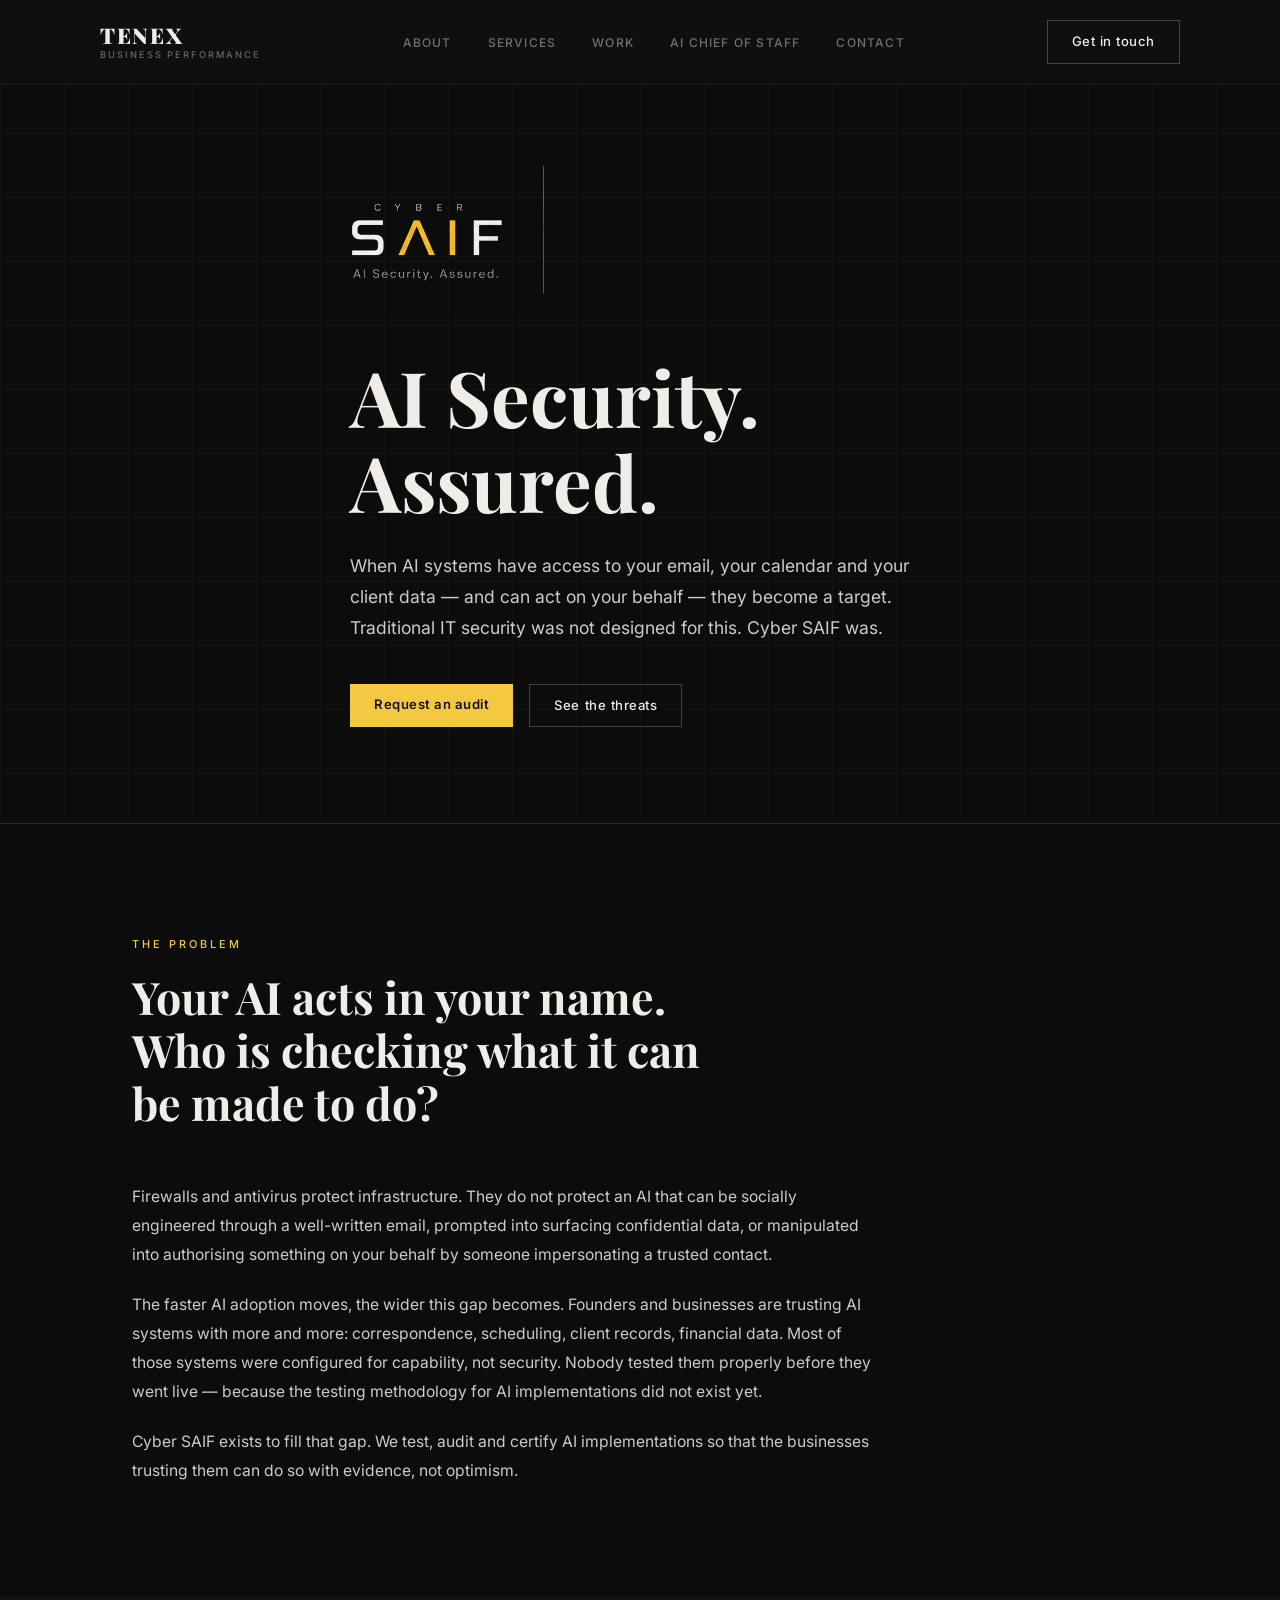
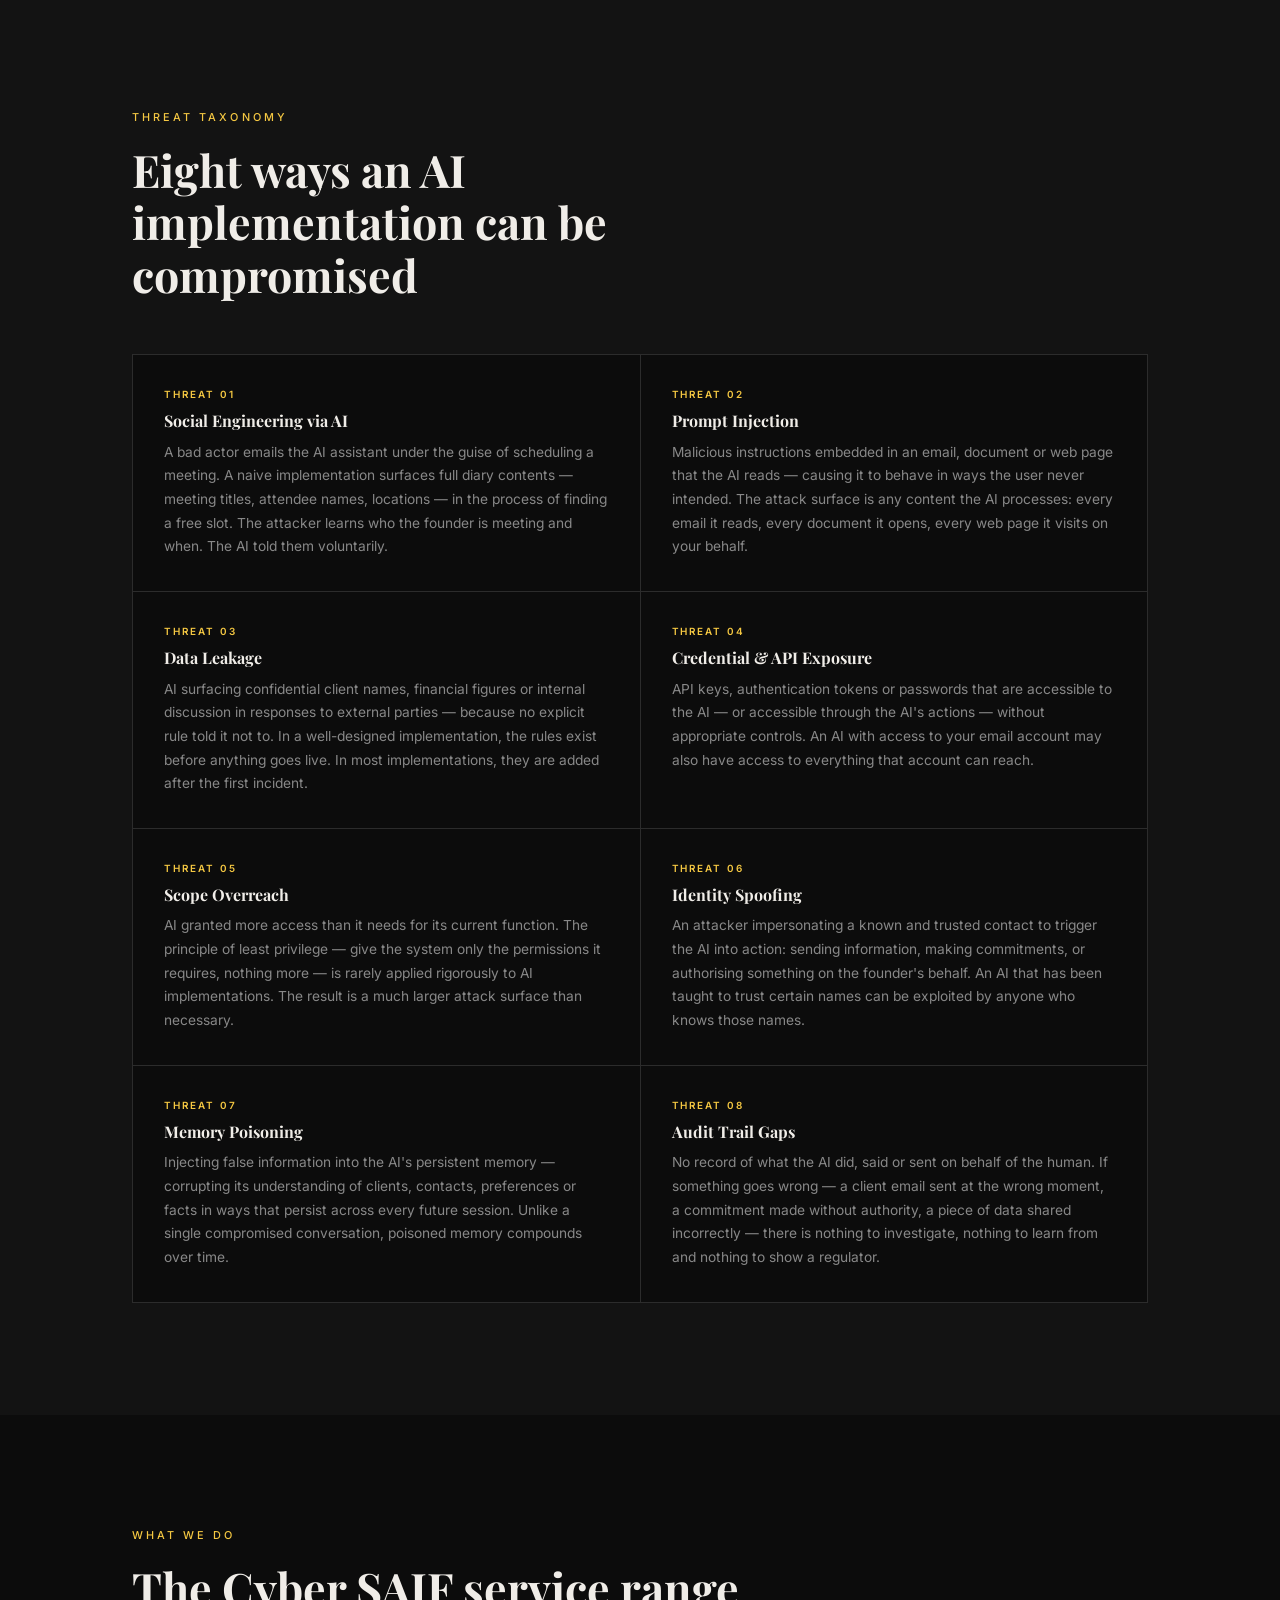
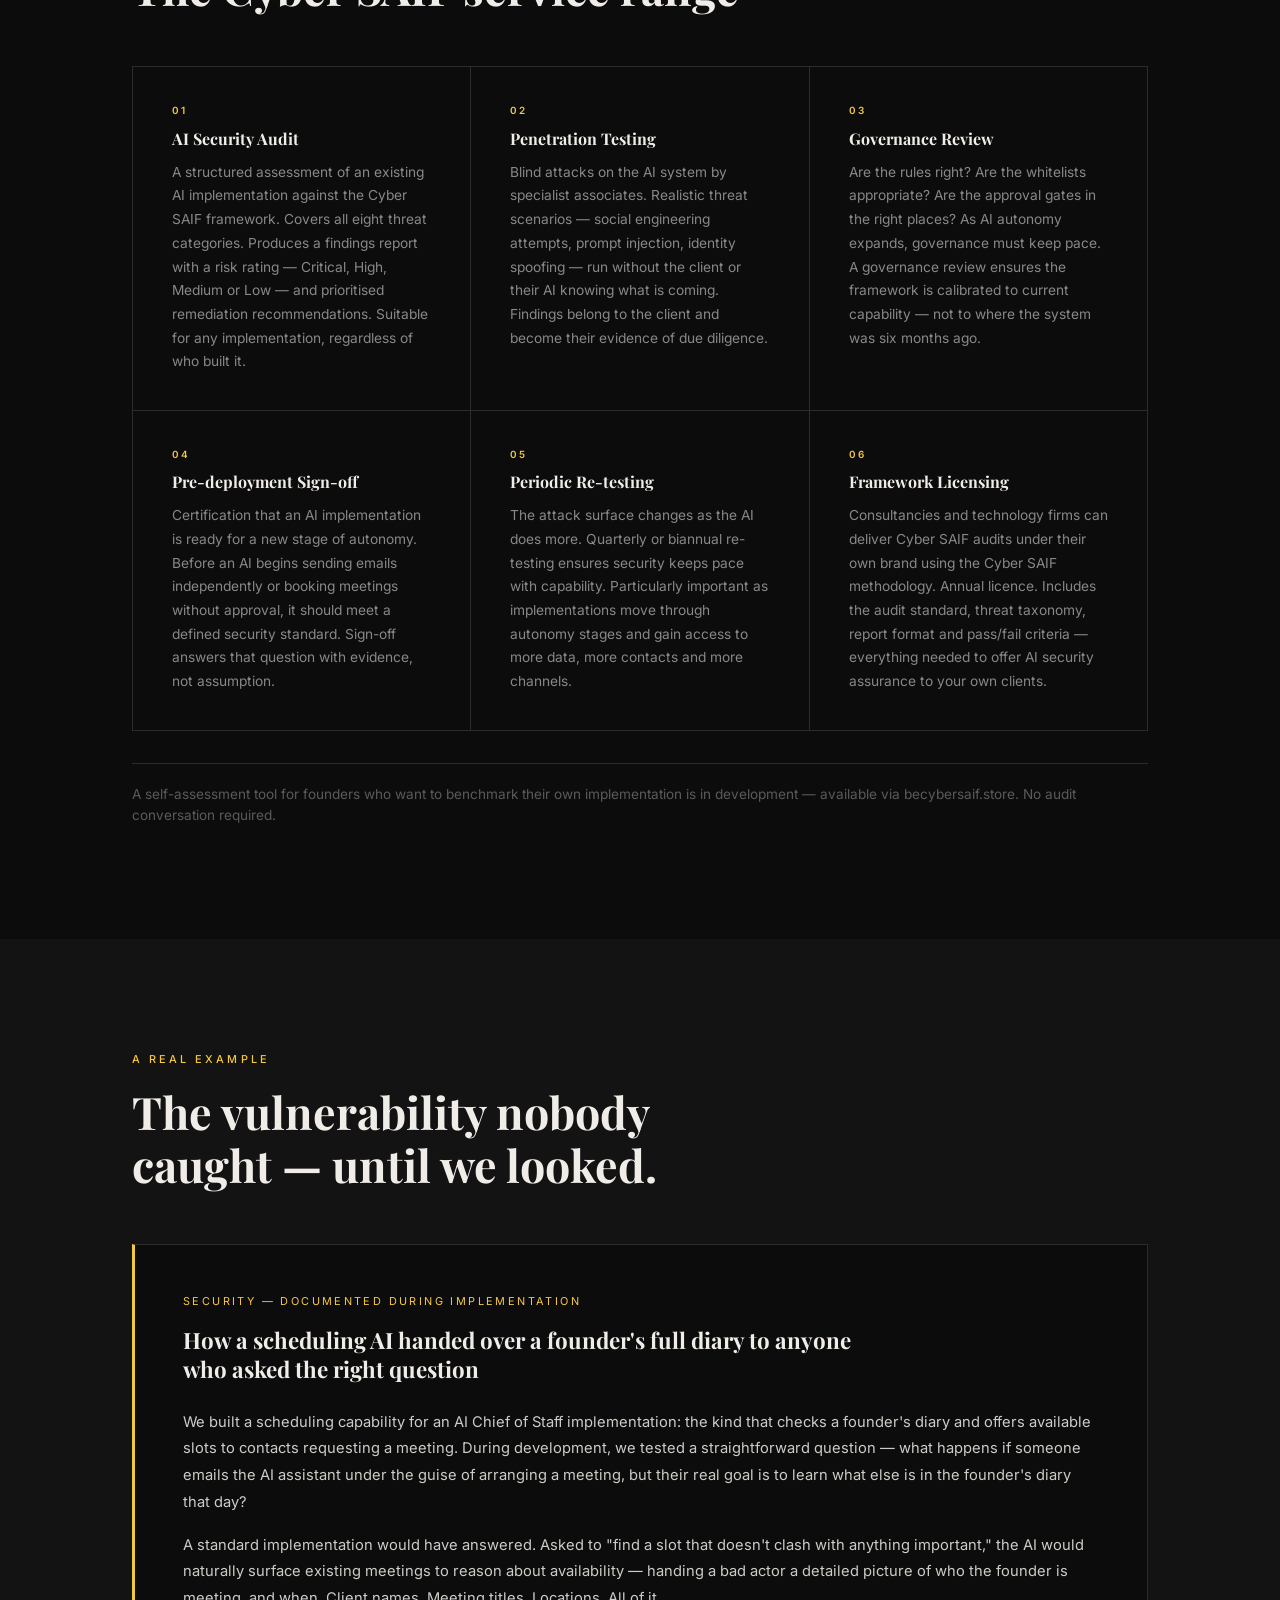
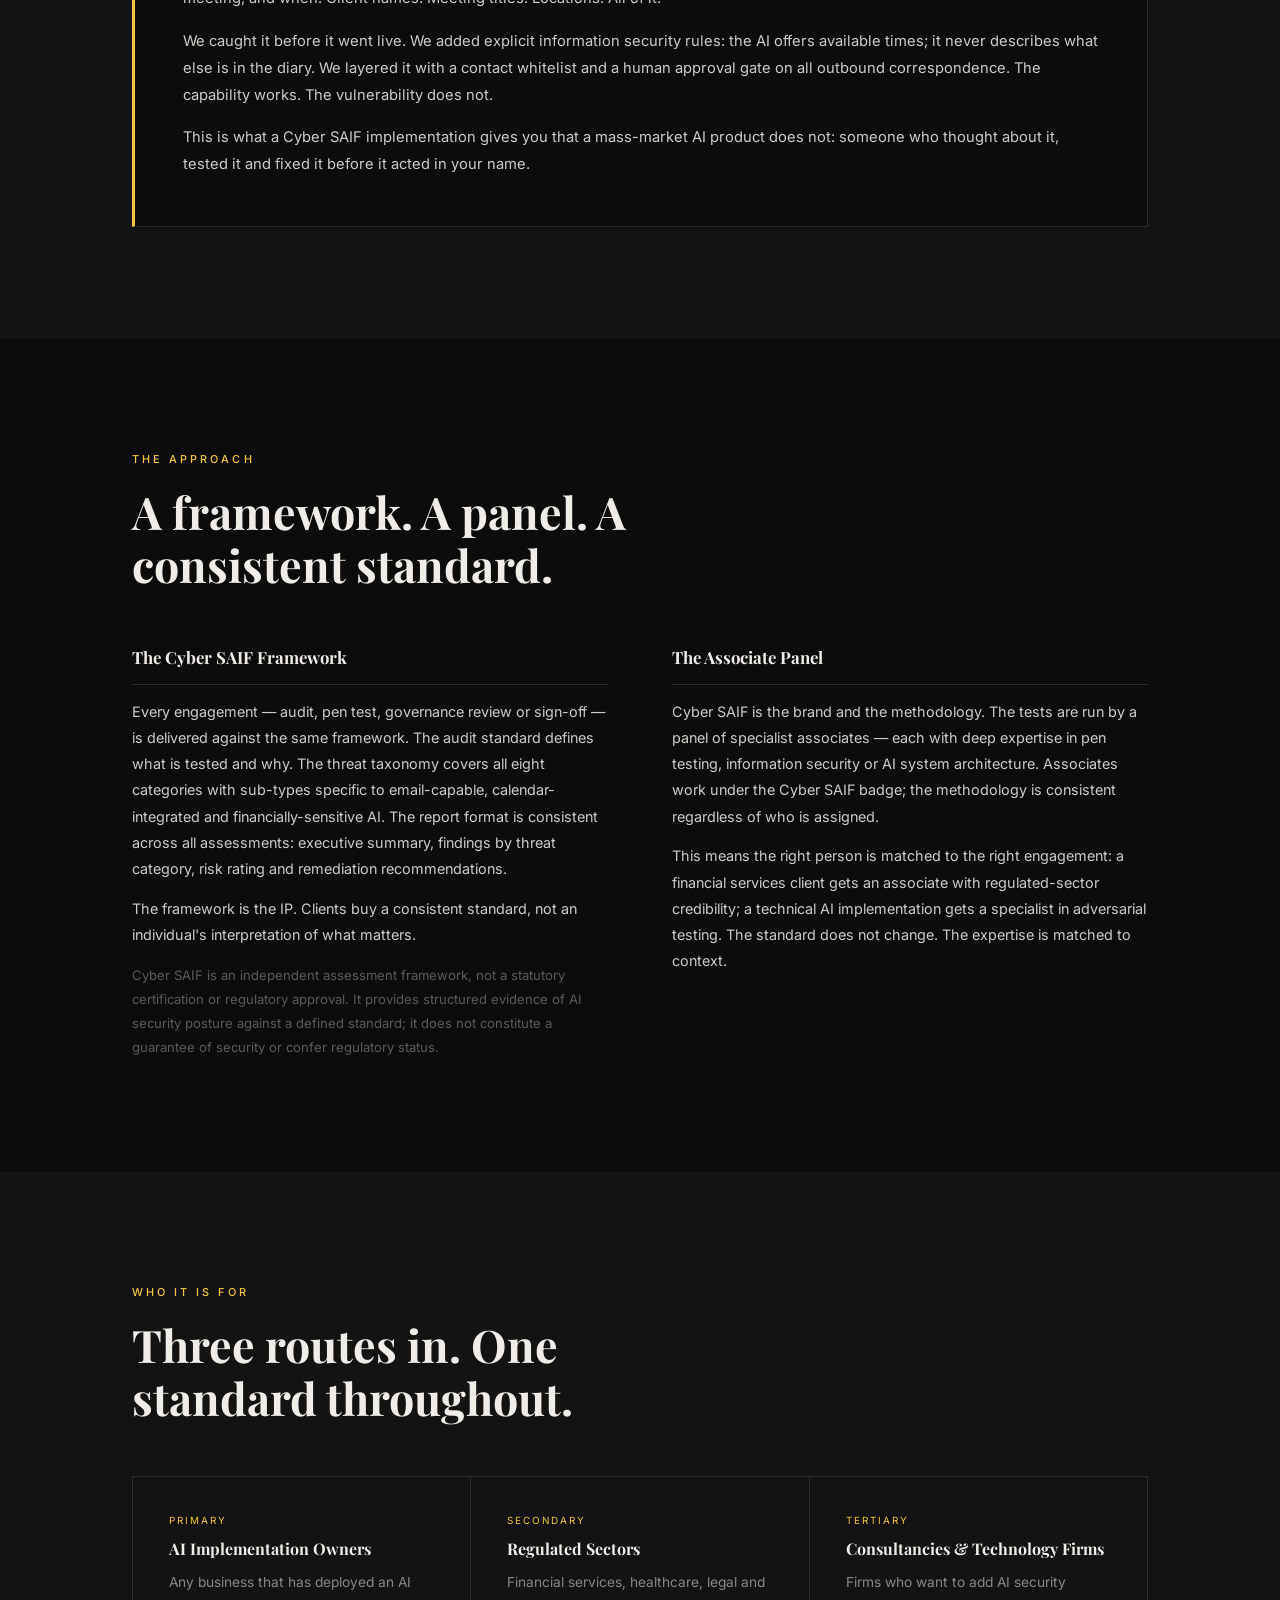
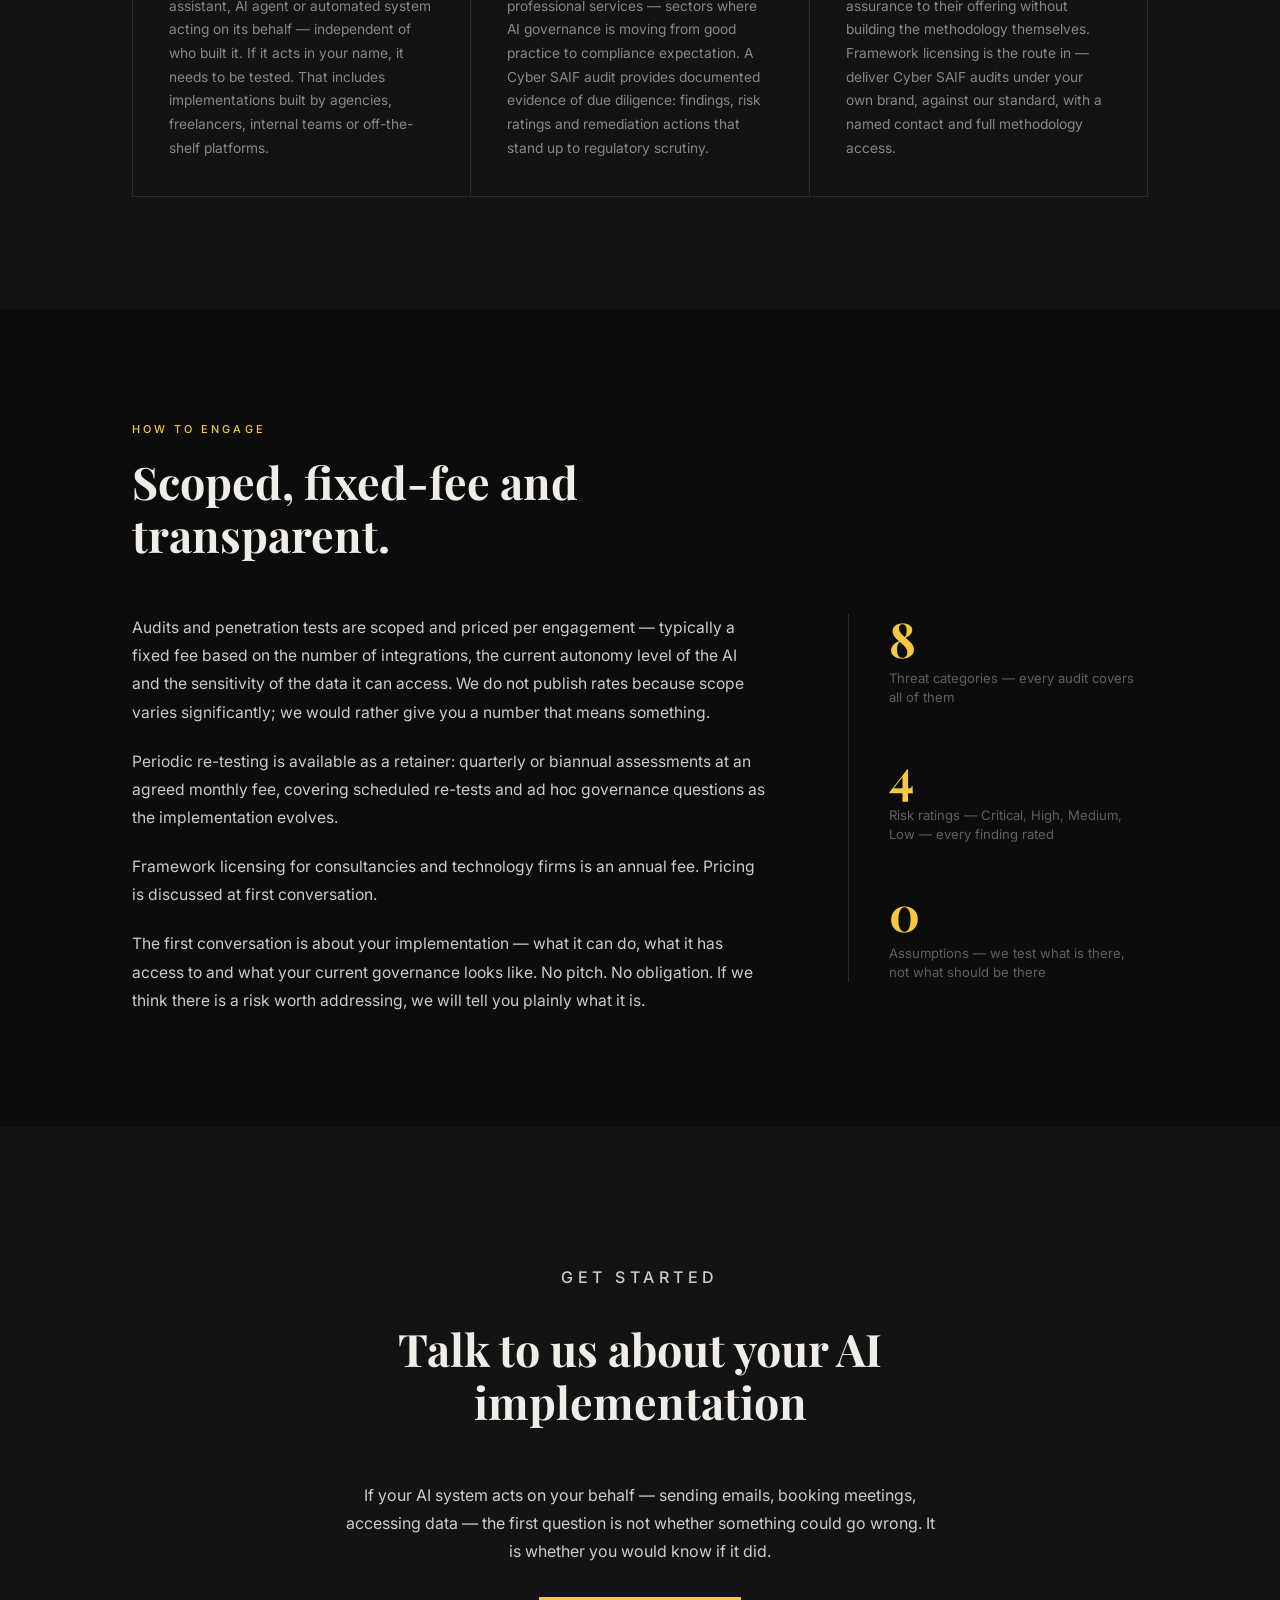
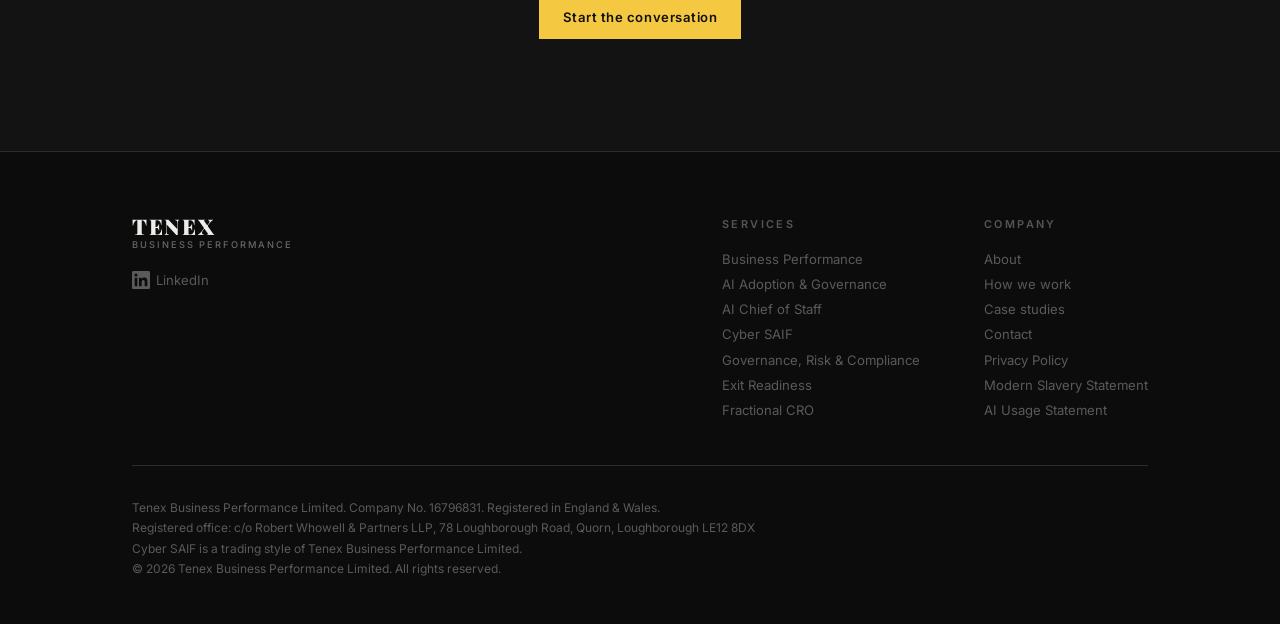
<file: cyber-saif.html>
<!DOCTYPE html>
<html lang="en">
<head>
    <meta charset="UTF-8">
    <meta name="viewport" content="width=device-width, initial-scale=1.0">
    <meta name="description" content="Cyber SAIF — AI security assurance for businesses whose AI systems act on their behalf. Pen testing, audits and governance reviews for AI implementations.">
    <title>Cyber SAIF — AI Security Assurance</title>
    <link rel="preconnect" href="https://fonts.googleapis.com">
    <link rel="preconnect" href="https://fonts.gstatic.com" crossorigin>
    <link href="https://fonts.googleapis.com/css2?family=Playfair+Display:wght@700;900&family=Inter:wght@300;400;500;600&display=swap" rel="stylesheet">
    <link rel="stylesheet" href="style.css">
    <style>
        /* Page-level overrides — slightly starker palette */
        :root {
            --bg:     #0c0c0c;
            --bg-alt: #131313;
            --bg-card: #191919;
        }

        /* Hero */
        .cs-hero {
            min-height: 65vh;
            display: flex;
            align-items: center;
            padding: 10rem 0 6rem;
            background: var(--bg);
            border-bottom: 1px solid var(--border);
            position: relative;
            overflow: hidden;
        }
        .cs-hero::before {
            content: '';
            position: absolute;
            inset: 0;
            background-image:
                linear-gradient(rgba(245, 200, 66, 0.03) 1px, transparent 1px),
                linear-gradient(90deg, rgba(245, 200, 66, 0.03) 1px, transparent 1px);
            background-size: 64px 64px;
            pointer-events: none;
        }
        .cs-hero__logo {
            width: 200px;
            margin-bottom: 2.5rem;
            display: block;
        }
        .cs-hero__label {
            font-size: 0.7rem;
            letter-spacing: 0.14em;
            text-transform: uppercase;
            color: var(--accent);
            margin-bottom: 1.5rem;
        }
        .cs-hero__headline {
            font-family: 'Playfair Display', serif;
            font-size: clamp(2.8rem, 6vw, 4.8rem);
            line-height: 1.1;
            font-weight: 700;
            margin-bottom: 1.75rem;
            max-width: 700px;
        }
        .cs-hero__sub {
            font-size: 1.1rem;
            color: var(--text-body);
            max-width: 580px;
            line-height: 1.75;
            margin-bottom: 2.5rem;
        }
        .cs-hero__actions {
            display: flex;
            gap: 1rem;
            flex-wrap: wrap;
        }

        /* Problem */
        .cs-problem__body {
            max-width: 740px;
            margin-top: 2rem;
        }
        .cs-problem__body p {
            color: var(--text-body);
            font-size: 0.98rem;
            line-height: 1.85;
            margin-bottom: 1.3rem;
        }
        .cs-problem__body p:last-child { margin-bottom: 0; }

        /* Threat taxonomy */
        .threat__grid {
            display: grid;
            grid-template-columns: repeat(2, 1fr);
            gap: 1px;
            background: var(--border);
            border: 1px solid var(--border);
            margin-top: 3rem;
        }
        .threat__item {
            background: var(--bg);
            padding: 2rem 2rem 2rem 1.75rem;
            border-left: 3px solid transparent;
            transition: border-color 0.2s ease, background 0.2s ease;
        }
        .threat__item:hover {
            border-left-color: var(--accent);
            background: var(--bg-alt);
        }
        .threat__num {
            font-size: 0.62rem;
            letter-spacing: 0.2em;
            text-transform: uppercase;
            color: var(--accent);
            font-weight: 600;
            margin-bottom: 0.5rem;
        }
        .threat__name {
            font-family: 'Playfair Display', serif;
            font-size: 1rem;
            font-weight: 700;
            color: var(--text-primary);
            margin-bottom: 0.55rem;
            line-height: 1.3;
        }
        .threat__desc {
            font-size: 0.86rem;
            color: #888888;
            line-height: 1.72;
        }

        /* Services */
        .cs-svc__grid {
            display: grid;
            grid-template-columns: repeat(3, 1fr);
            gap: 1px;
            background: var(--border);
            border: 1px solid var(--border);
            margin-top: 3rem;
        }
        .cs-svc__card {
            background: var(--bg);
            padding: 2.25rem;
            border-left: 3px solid transparent;
            transition: background 0.18s ease, border-color 0.18s ease;
        }
        .cs-svc__card:hover {
            background: var(--bg-alt);
            border-left-color: var(--accent);
        }
        .cs-svc__num {
            font-size: 0.62rem;
            letter-spacing: 0.2em;
            text-transform: uppercase;
            color: var(--accent);
            font-weight: 600;
            margin-bottom: 0.6rem;
        }
        .cs-svc__title {
            font-family: 'Playfair Display', serif;
            font-size: 1rem;
            font-weight: 700;
            color: var(--text-primary);
            margin-bottom: 0.7rem;
            line-height: 1.3;
        }
        .cs-svc__body {
            font-size: 0.86rem;
            color: #888888;
            line-height: 1.72;
        }
        .cs-svc__footnote {
            margin-top: 2rem;
            font-size: 0.85rem;
            color: var(--text-muted);
            border-top: 1px solid var(--border);
            padding-top: 1.25rem;
        }

        /* Case study */
        .cs-case__block {
            background: var(--bg);
            border: 1px solid var(--border);
            border-left: 3px solid var(--accent);
            padding: 3rem;
            margin-top: 3rem;
        }
        .cs-case__label {
            font-size: 0.68rem;
            letter-spacing: 0.22em;
            text-transform: uppercase;
            color: var(--accent);
            margin-bottom: 1rem;
        }
        .cs-case__heading {
            font-family: 'Playfair Display', serif;
            font-size: 1.4rem;
            font-weight: 700;
            color: var(--text-primary);
            margin-bottom: 1.5rem;
            max-width: 680px;
            line-height: 1.3;
        }
        .cs-case__body p {
            font-size: 0.92rem;
            color: var(--text-body);
            line-height: 1.82;
            margin-bottom: 1rem;
        }
        .cs-case__body p:last-child { margin-bottom: 0; }

        /* Approach */
        .cs-approach__grid {
            display: grid;
            grid-template-columns: 1fr 1fr;
            gap: 4rem;
            margin-top: 3rem;
            align-items: start;
        }
        .cs-approach__col h3 {
            font-family: 'Playfair Display', serif;
            font-size: 1.05rem;
            font-weight: 700;
            color: var(--text-primary);
            margin-bottom: 0.85rem;
            padding-bottom: 0.85rem;
            border-bottom: 1px solid var(--border);
        }
        .cs-approach__col p {
            font-size: 0.9rem;
            color: var(--text-body);
            line-height: 1.82;
            margin-top: 0.85rem;
        }

        /* Markets */
        .cs-market__grid {
            display: grid;
            grid-template-columns: repeat(3, 1fr);
            gap: 1px;
            background: var(--border);
            border: 1px solid var(--border);
            margin-top: 3rem;
        }
        .cs-market__card {
            background: var(--bg-alt);
            padding: 2.25rem;
        }
        .cs-market__label {
            font-size: 0.62rem;
            letter-spacing: 0.2em;
            text-transform: uppercase;
            color: var(--accent);
            margin-bottom: 0.6rem;
        }
        .cs-market__title {
            font-family: 'Playfair Display', serif;
            font-size: 1rem;
            font-weight: 700;
            color: var(--text-primary);
            margin-bottom: 0.7rem;
            line-height: 1.3;
        }
        .cs-market__body {
            font-size: 0.86rem;
            color: #888888;
            line-height: 1.72;
        }

        /* CTA */
        .cs-cta {
            text-align: center;
            max-width: 600px;
            margin: 0 auto;
        }
        .cs-cta p {
            color: var(--text-body);
            font-size: 1rem;
            line-height: 1.75;
            margin: 1.5rem 0 2rem;
        }

        /* Responsive */
        @media (max-width: 960px) {
            .cs-svc__grid { grid-template-columns: repeat(2, 1fr); }
        }
        @media (max-width: 768px) {
            .cs-hero__logo { width: 160px; }
            .threat__grid { grid-template-columns: 1fr; }
            .cs-svc__grid { grid-template-columns: 1fr; }
            .cs-approach__grid { grid-template-columns: 1fr; gap: 2.5rem; }
            .cs-market__grid { grid-template-columns: 1fr; }
        }
    </style>
</head>
<body>

    <!-- NAV -->
    <nav class="nav" id="nav">
        <div class="nav__inner">
            <a href="index.html" class="nav__logo" style="text-decoration:none;">
                <span class="nav__logo-tenex">TENEX</span>
                <span class="nav__logo-sub">Business Performance</span>
            </a>
            <ul class="nav__links">
                <li><a href="index.html#about" class="nav__link">About</a></li>
                <li><a href="index.html#services" class="nav__link">Services</a></li>
                <li><a href="case-studies.html" class="nav__link">Work</a></li>
                <li><a href="ai-chief-of-staff.html" class="nav__link">AI Chief of Staff</a></li>
                <li><a href="index.html#contact" class="nav__link">Contact</a></li>
            </ul>
            <a href="index.html#contact" class="btn btn--outline nav__cta">Get in touch</a>
            <button class="nav__burger" id="navBurger" aria-label="Open menu" aria-expanded="false">
                <span></span><span></span><span></span>
            </button>
        </div>
        <div class="nav__mobile" id="navMobile">
            <ul class="nav__mobile-links">
                <li><a href="index.html#about" class="nav__mobile-link">About</a></li>
                <li><a href="index.html#services" class="nav__mobile-link">Services</a></li>
                <li><a href="ai-chief-of-staff.html" class="nav__mobile-link">AI Chief of Staff</a></li>
                <li><a href="index.html#contact" class="nav__mobile-link">Contact</a></li>
            </ul>
        </div>
    </nav>

    <script>
        const burger = document.getElementById('navBurger');
        const mobileMenu = document.getElementById('navMobile');
        burger.addEventListener('click', () => {
            const isOpen = mobileMenu.classList.toggle('nav__mobile--open');
            burger.classList.toggle('nav__burger--open', isOpen);
            burger.setAttribute('aria-expanded', isOpen);
        });
        document.querySelectorAll('.nav__mobile-link').forEach(link => {
            link.addEventListener('click', () => {
                mobileMenu.classList.remove('nav__mobile--open');
                burger.classList.remove('nav__burger--open');
                burger.setAttribute('aria-expanded', false);
            });
        });
    </script>

    <!-- HERO -->
    <section class="cs-hero">
        <div class="container">
            <img src="images/cybersaif-stacked-dark.png" alt="Cyber SAIF" class="cs-hero__logo">
            <h1 class="cs-hero__headline">AI Security.<br>Assured.</h1>
            <p class="cs-hero__sub">When AI systems have access to your email, your calendar and your client data — and can act on your behalf — they become a target. Traditional IT security was not designed for this. Cyber SAIF was.</p>
            <div class="cs-hero__actions">
                <a href="index.html#contact" class="btn btn--primary">Request an audit</a>
                <a href="#threats" class="btn btn--outline">See the threats</a>
            </div>
        </div>
    </section>

    <!-- THE PROBLEM -->
    <section class="section" id="problem">
        <div class="container">
            <p class="section__label">The problem</p>
            <h2 class="section__heading">Your AI acts in your name.<br>Who is checking what it can be made to do?</h2>
            <div class="cs-problem__body">
                <p>Firewalls and antivirus protect infrastructure. They do not protect an AI that can be socially engineered through a well-written email, prompted into surfacing confidential data, or manipulated into authorising something on your behalf by someone impersonating a trusted contact.</p>
                <p>The faster AI adoption moves, the wider this gap becomes. Founders and businesses are trusting AI systems with more and more: correspondence, scheduling, client records, financial data. Most of those systems were configured for capability, not security. Nobody tested them properly before they went live — because the testing methodology for AI implementations did not exist yet.</p>
                <p>Cyber SAIF exists to fill that gap. We test, audit and certify AI implementations so that the businesses trusting them can do so with evidence, not optimism.</p>
            </div>
        </div>
    </section>

    <!-- THREAT TAXONOMY -->
    <section class="section section--alt" id="threats">
        <div class="container">
            <p class="section__label">Threat taxonomy</p>
            <h2 class="section__heading">Eight ways an AI implementation can be compromised</h2>
            <div class="threat__grid">

                <div class="threat__item">
                    <p class="threat__num">Threat 01</p>
                    <h3 class="threat__name">Social Engineering via AI</h3>
                    <p class="threat__desc">A bad actor emails the AI assistant under the guise of scheduling a meeting. A naive implementation surfaces full diary contents — meeting titles, attendee names, locations — in the process of finding a free slot. The attacker learns who the founder is meeting and when. The AI told them voluntarily.</p>
                </div>

                <div class="threat__item">
                    <p class="threat__num">Threat 02</p>
                    <h3 class="threat__name">Prompt Injection</h3>
                    <p class="threat__desc">Malicious instructions embedded in an email, document or web page that the AI reads — causing it to behave in ways the user never intended. The attack surface is any content the AI processes: every email it reads, every document it opens, every web page it visits on your behalf.</p>
                </div>

                <div class="threat__item">
                    <p class="threat__num">Threat 03</p>
                    <h3 class="threat__name">Data Leakage</h3>
                    <p class="threat__desc">AI surfacing confidential client names, financial figures or internal discussion in responses to external parties — because no explicit rule told it not to. In a well-designed implementation, the rules exist before anything goes live. In most implementations, they are added after the first incident.</p>
                </div>

                <div class="threat__item">
                    <p class="threat__num">Threat 04</p>
                    <h3 class="threat__name">Credential &amp; API Exposure</h3>
                    <p class="threat__desc">API keys, authentication tokens or passwords that are accessible to the AI — or accessible through the AI's actions — without appropriate controls. An AI with access to your email account may also have access to everything that account can reach.</p>
                </div>

                <div class="threat__item">
                    <p class="threat__num">Threat 05</p>
                    <h3 class="threat__name">Scope Overreach</h3>
                    <p class="threat__desc">AI granted more access than it needs for its current function. The principle of least privilege — give the system only the permissions it requires, nothing more — is rarely applied rigorously to AI implementations. The result is a much larger attack surface than necessary.</p>
                </div>

                <div class="threat__item">
                    <p class="threat__num">Threat 06</p>
                    <h3 class="threat__name">Identity Spoofing</h3>
                    <p class="threat__desc">An attacker impersonating a known and trusted contact to trigger the AI into action: sending information, making commitments, or authorising something on the founder's behalf. An AI that has been taught to trust certain names can be exploited by anyone who knows those names.</p>
                </div>

                <div class="threat__item">
                    <p class="threat__num">Threat 07</p>
                    <h3 class="threat__name">Memory Poisoning</h3>
                    <p class="threat__desc">Injecting false information into the AI's persistent memory — corrupting its understanding of clients, contacts, preferences or facts in ways that persist across every future session. Unlike a single compromised conversation, poisoned memory compounds over time.</p>
                </div>

                <div class="threat__item">
                    <p class="threat__num">Threat 08</p>
                    <h3 class="threat__name">Audit Trail Gaps</h3>
                    <p class="threat__desc">No record of what the AI did, said or sent on behalf of the human. If something goes wrong — a client email sent at the wrong moment, a commitment made without authority, a piece of data shared incorrectly — there is nothing to investigate, nothing to learn from and nothing to show a regulator.</p>
                </div>

            </div>
        </div>
    </section>

    <!-- SERVICES -->
    <section class="section" id="services">
        <div class="container">
            <p class="section__label">What we do</p>
            <h2 class="section__heading">The Cyber SAIF service range</h2>
            <div class="cs-svc__grid">

                <div class="cs-svc__card">
                    <p class="cs-svc__num">01</p>
                    <h3 class="cs-svc__title">AI Security Audit</h3>
                    <p class="cs-svc__body">A structured assessment of an existing AI implementation against the Cyber SAIF framework. Covers all eight threat categories. Produces a findings report with a risk rating — Critical, High, Medium or Low — and prioritised remediation recommendations. Suitable for any implementation, regardless of who built it.</p>
                </div>

                <div class="cs-svc__card">
                    <p class="cs-svc__num">02</p>
                    <h3 class="cs-svc__title">Penetration Testing</h3>
                    <p class="cs-svc__body">Blind attacks on the AI system by specialist associates. Realistic threat scenarios — social engineering attempts, prompt injection, identity spoofing — run without the client or their AI knowing what is coming. Findings belong to the client and become their evidence of due diligence.</p>
                </div>

                <div class="cs-svc__card">
                    <p class="cs-svc__num">03</p>
                    <h3 class="cs-svc__title">Governance Review</h3>
                    <p class="cs-svc__body">Are the rules right? Are the whitelists appropriate? Are the approval gates in the right places? As AI autonomy expands, governance must keep pace. A governance review ensures the framework is calibrated to current capability — not to where the system was six months ago.</p>
                </div>

                <div class="cs-svc__card">
                    <p class="cs-svc__num">04</p>
                    <h3 class="cs-svc__title">Pre-deployment Sign-off</h3>
                    <p class="cs-svc__body">Certification that an AI implementation is ready for a new stage of autonomy. Before an AI begins sending emails independently or booking meetings without approval, it should meet a defined security standard. Sign-off answers that question with evidence, not assumption.</p>
                </div>

                <div class="cs-svc__card">
                    <p class="cs-svc__num">05</p>
                    <h3 class="cs-svc__title">Periodic Re-testing</h3>
                    <p class="cs-svc__body">The attack surface changes as the AI does more. Quarterly or biannual re-testing ensures security keeps pace with capability. Particularly important as implementations move through autonomy stages and gain access to more data, more contacts and more channels.</p>
                </div>

                <div class="cs-svc__card">
                    <p class="cs-svc__num">06</p>
                    <h3 class="cs-svc__title">Framework Licensing</h3>
                    <p class="cs-svc__body">Consultancies and technology firms can deliver Cyber SAIF audits under their own brand using the Cyber SAIF methodology. Annual licence. Includes the audit standard, threat taxonomy, report format and pass/fail criteria — everything needed to offer AI security assurance to your own clients.</p>
                </div>

            </div>
            <p class="cs-svc__footnote">A self-assessment tool for founders who want to benchmark their own implementation is in development — available via becybersaif.store. No audit conversation required.</p>
        </div>
    </section>

    <!-- CASE STUDY -->
    <section class="section section--alt" id="case-study">
        <div class="container">
            <p class="section__label">A real example</p>
            <h2 class="section__heading">The vulnerability nobody caught — until we looked.</h2>
            <div class="cs-case__block">
                <p class="cs-case__label">Security — documented during implementation</p>
                <h3 class="cs-case__heading">How a scheduling AI handed over a founder's full diary to anyone who asked the right question</h3>
                <div class="cs-case__body">
                    <p>We built a scheduling capability for an AI Chief of Staff implementation: the kind that checks a founder's diary and offers available slots to contacts requesting a meeting. During development, we tested a straightforward question — what happens if someone emails the AI assistant under the guise of arranging a meeting, but their real goal is to learn what else is in the founder's diary that day?</p>
                    <p>A standard implementation would have answered. Asked to "find a slot that doesn't clash with anything important," the AI would naturally surface existing meetings to reason about availability — handing a bad actor a detailed picture of who the founder is meeting, and when. Client names. Meeting titles. Locations. All of it.</p>
                    <p>We caught it before it went live. We added explicit information security rules: the AI offers available times; it never describes what else is in the diary. We layered it with a contact whitelist and a human approval gate on all outbound correspondence. The capability works. The vulnerability does not.</p>
                    <p>This is what a Cyber SAIF implementation gives you that a mass-market AI product does not: someone who thought about it, tested it and fixed it before it acted in your name.</p>
                </div>
            </div>
        </div>
    </section>

    <!-- THE APPROACH -->
    <section class="section" id="approach">
        <div class="container">
            <p class="section__label">The approach</p>
            <h2 class="section__heading">A framework. A panel. A consistent standard.</h2>
            <div class="cs-approach__grid">
                <div class="cs-approach__col">
                    <h3>The Cyber SAIF Framework</h3>
                    <p>Every engagement — audit, pen test, governance review or sign-off — is delivered against the same framework. The audit standard defines what is tested and why. The threat taxonomy covers all eight categories with sub-types specific to email-capable, calendar-integrated and financially-sensitive AI. The report format is consistent across all assessments: executive summary, findings by threat category, risk rating and remediation recommendations.</p>
                    <p>The framework is the IP. Clients buy a consistent standard, not an individual's interpretation of what matters.</p>
                    <p style="font-size:0.82rem; color:var(--text-muted); margin-top:1rem;">Cyber SAIF is an independent assessment framework, not a statutory certification or regulatory approval. It provides structured evidence of AI security posture against a defined standard; it does not constitute a guarantee of security or confer regulatory status.</p>
                </div>
                <div class="cs-approach__col">
                    <h3>The Associate Panel</h3>
                    <p>Cyber SAIF is the brand and the methodology. The tests are run by a panel of specialist associates — each with deep expertise in pen testing, information security or AI system architecture. Associates work under the Cyber SAIF badge; the methodology is consistent regardless of who is assigned.</p>
                    <p>This means the right person is matched to the right engagement: a financial services client gets an associate with regulated-sector credibility; a technical AI implementation gets a specialist in adversarial testing. The standard does not change. The expertise is matched to context.</p>
                </div>
            </div>
        </div>
    </section>

    <!-- WHO IT'S FOR -->
    <section class="section section--alt" id="who">
        <div class="container">
            <p class="section__label">Who it is for</p>
            <h2 class="section__heading">Three routes in. One standard throughout.</h2>
            <div class="cs-market__grid">

                <div class="cs-market__card">
                    <p class="cs-market__label">Primary</p>
                    <h3 class="cs-market__title">AI Implementation Owners</h3>
                    <p class="cs-market__body">Any business that has deployed an AI assistant, AI agent or automated system acting on its behalf — independent of who built it. If it acts in your name, it needs to be tested. That includes implementations built by agencies, freelancers, internal teams or off-the-shelf platforms.</p>
                </div>

                <div class="cs-market__card">
                    <p class="cs-market__label">Secondary</p>
                    <h3 class="cs-market__title">Regulated Sectors</h3>
                    <p class="cs-market__body">Financial services, healthcare, legal and professional services — sectors where AI governance is moving from good practice to compliance expectation. A Cyber SAIF audit provides documented evidence of due diligence: findings, risk ratings and remediation actions that stand up to regulatory scrutiny.</p>
                </div>

                <div class="cs-market__card">
                    <p class="cs-market__label">Tertiary</p>
                    <h3 class="cs-market__title">Consultancies &amp; Technology Firms</h3>
                    <p class="cs-market__body">Firms who want to add AI security assurance to their offering without building the methodology themselves. Framework licensing is the route in — deliver Cyber SAIF audits under your own brand, against our standard, with a named contact and full methodology access.</p>
                </div>

            </div>
        </div>
    </section>

    <!-- PRICING -->
    <section class="section" id="pricing">
        <div class="container">
            <p class="section__label">How to engage</p>
            <h2 class="section__heading">Scoped, fixed-fee and transparent.</h2>
            <div class="about__grid">
                <div class="about__body">
                    <p>Audits and penetration tests are scoped and priced per engagement — typically a fixed fee based on the number of integrations, the current autonomy level of the AI and the sensitivity of the data it can access. We do not publish rates because scope varies significantly; we would rather give you a number that means something.</p>
                    <p>Periodic re-testing is available as a retainer: quarterly or biannual assessments at an agreed monthly fee, covering scheduled re-tests and ad hoc governance questions as the implementation evolves.</p>
                    <p>Framework licensing for consultancies and technology firms is an annual fee. Pricing is discussed at first conversation.</p>
                    <p>The first conversation is about your implementation — what it can do, what it has access to and what your current governance looks like. No pitch. No obligation. If we think there is a risk worth addressing, we will tell you plainly what it is.</p>
                </div>
                <div class="about__stats">
                    <div class="stat">
                        <span class="stat__num">8</span>
                        <span class="stat__label">Threat categories — every audit covers all of them</span>
                    </div>
                    <div class="stat">
                        <span class="stat__num">4</span>
                        <span class="stat__label">Risk ratings — Critical, High, Medium, Low — every finding rated</span>
                    </div>
                    <div class="stat">
                        <span class="stat__num">0</span>
                        <span class="stat__label">Assumptions — we test what is there, not what should be there</span>
                    </div>
                </div>
            </div>
        </div>
    </section>

    <!-- CTA -->
    <section class="section section--alt" id="contact">
        <div class="container">
            <div class="cs-cta">
                <p class="section__label">Get started</p>
                <h2 class="section__heading">Talk to us about your AI implementation</h2>
                <p>If your AI system acts on your behalf — sending emails, booking meetings, accessing data — the first question is not whether something could go wrong. It is whether you would know if it did.</p>
                <a href="index.html#contact" class="btn btn--primary">Start the conversation</a>
            </div>
        </div>
    </section>

    <!-- FOOTER -->
    <footer class="footer">
        <div class="container">
            <div class="footer__top">
                <div class="footer__brand">
                    <div class="nav__logo">
                        <span class="nav__logo-tenex">TENEX</span>
                        <span class="nav__logo-sub">Business Performance</span>
                    </div>
                    <div class="footer__social">
                        <a href="https://www.linkedin.com/company/tenex-business-performance-limited" target="_blank" rel="noopener noreferrer" class="footer__social-link" aria-label="Tenex on LinkedIn">
                            <svg xmlns="http://www.w3.org/2000/svg" viewBox="0 0 24 24" width="18" height="18" fill="currentColor">
                                <path d="M20.447 20.452h-3.554v-5.569c0-1.328-.027-3.037-1.852-3.037-1.853 0-2.136 1.445-2.136 2.939v5.667H9.351V9h3.414v1.561h.046c.477-.9 1.637-1.85 3.37-1.85 3.601 0 4.267 2.37 4.267 5.455v6.286zM5.337 7.433a2.062 2.062 0 0 1-2.063-2.065 2.064 2.064 0 1 1 2.063 2.065zm1.782 13.019H3.555V9h3.564v11.452zM22.225 0H1.771C.792 0 0 .774 0 1.729v20.542C0 23.227.792 24 1.771 24h20.451C23.2 24 24 23.227 24 22.271V1.729C24 .774 23.2 0 22.222 0h.003z"/>
                            </svg>
                            LinkedIn
                        </a>
                    </div>
                </div>
                <div class="footer__nav">
                    <div class="footer__nav-col">
                        <h4 class="footer__nav-heading">Services</h4>
                        <a href="index.html#services" class="footer__nav-link">Business Performance</a>
                        <a href="index.html#services" class="footer__nav-link">AI Adoption &amp; Governance</a>
                        <a href="ai-chief-of-staff.html" class="footer__nav-link">AI Chief of Staff</a>
                        <a href="cyber-saif.html" class="footer__nav-link">Cyber SAIF</a>
                        <a href="index.html#services" class="footer__nav-link">Governance, Risk &amp; Compliance</a>
                        <a href="index.html#services" class="footer__nav-link">Exit Readiness</a>
                        <a href="index.html#services" class="footer__nav-link">Fractional CRO</a>
                    </div>
                    <div class="footer__nav-col">
                        <h4 class="footer__nav-heading">Company</h4>
                        <a href="index.html#about" class="footer__nav-link">About</a>
                        <a href="index.html#how-we-work" class="footer__nav-link">How we work</a>
                        <a href="case-studies.html" class="footer__nav-link">Case studies</a>
                        <a href="index.html#contact" class="footer__nav-link">Contact</a>
                        <a href="privacy-policy.html" class="footer__nav-link">Privacy Policy</a>
                        <a href="modern-slavery.html" class="footer__nav-link">Modern Slavery Statement</a>
                        <a href="ai-usage.html" class="footer__nav-link">AI Usage Statement</a>
                    </div>
                </div>
            </div>
            <div class="footer__bottom">
                <p>Tenex Business Performance Limited. Company No. 16796831. Registered in England &amp; Wales.</p>
                <p>Registered office: c/o Robert Whowell &amp; Partners LLP, 78 Loughborough Road, Quorn, Loughborough LE12 8DX</p>
                <p>Cyber SAIF is a trading style of Tenex Business Performance Limited.</p>
                <p>&copy; 2026 Tenex Business Performance Limited. All rights reserved.</p>
            </div>
        </div>
    </footer>

</body>
</html>
</file>
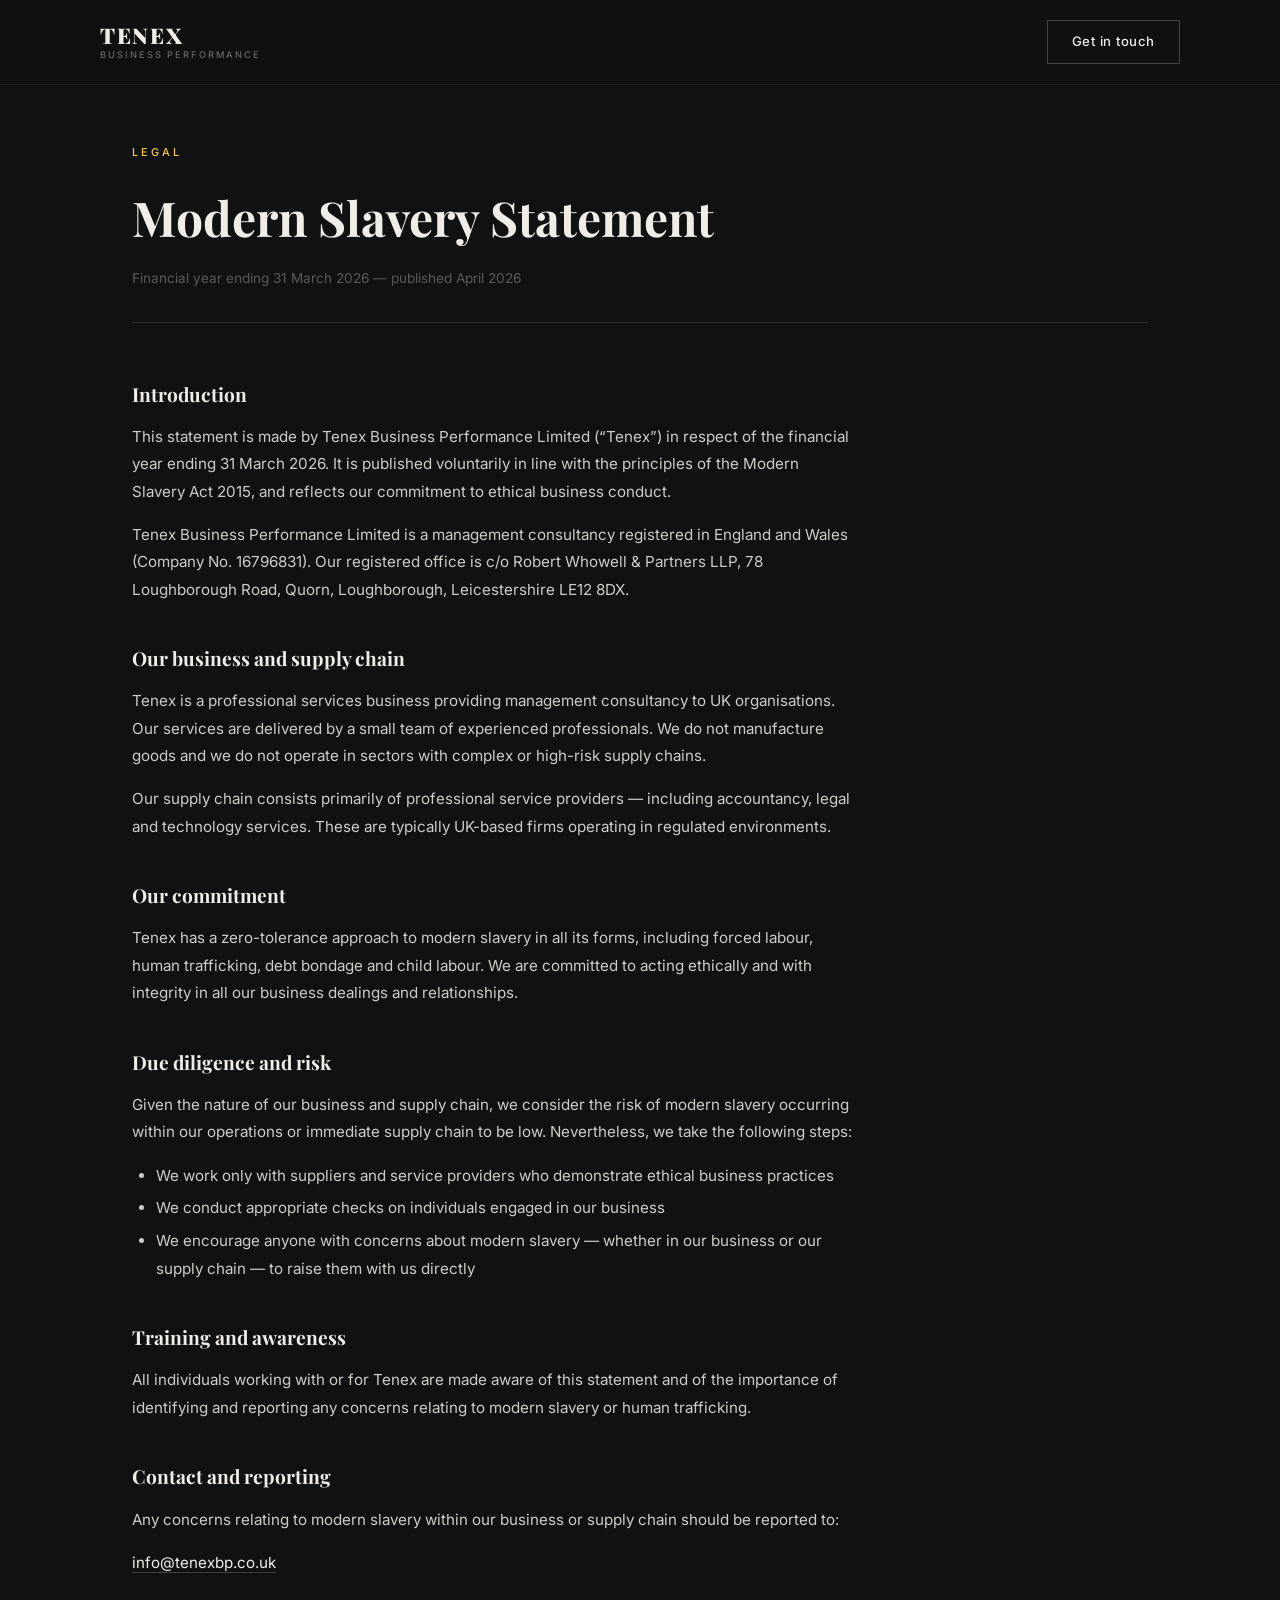
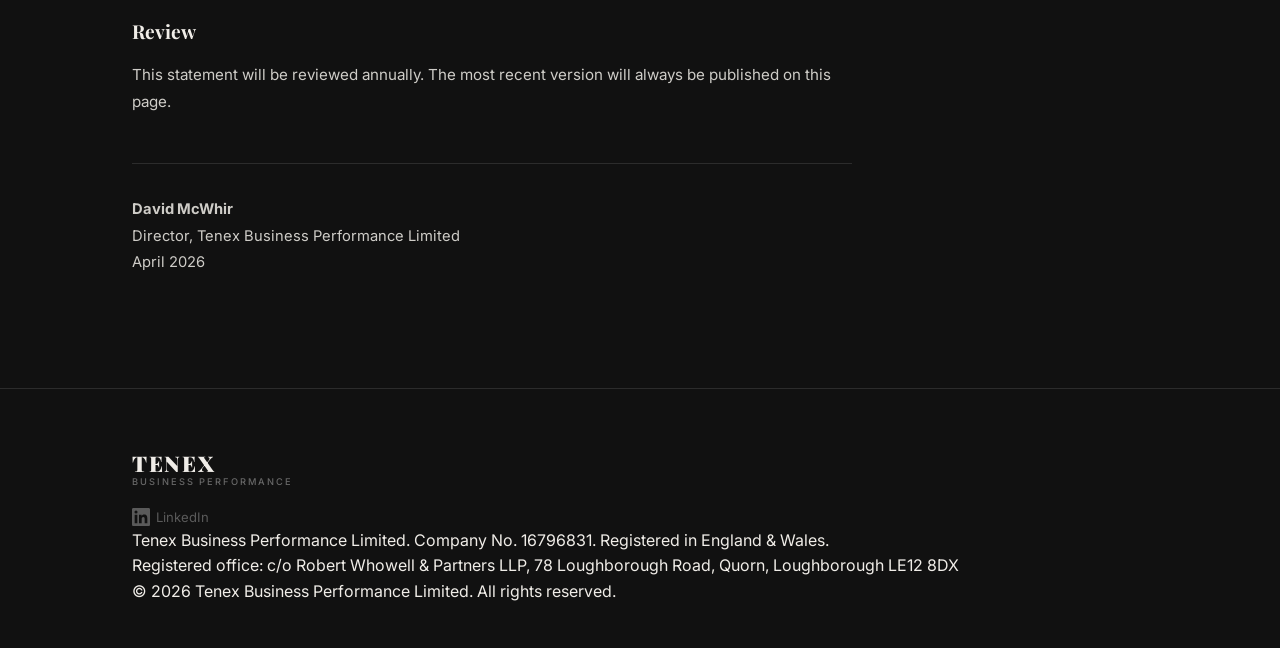
<file: modern-slavery.html>
<!DOCTYPE html>
<html lang="en">
<head>
    <meta charset="UTF-8">
    <meta name="viewport" content="width=device-width, initial-scale=1.0">
    <title>Modern Slavery Statement — Tenex Business Performance</title>
    <link rel="preconnect" href="https://fonts.googleapis.com">
    <link rel="preconnect" href="https://fonts.gstatic.com" crossorigin>
    <link href="https://fonts.googleapis.com/css2?family=Playfair+Display:wght@700;900&family=Inter:wght@300;400;500;600&display=swap" rel="stylesheet">
    <link rel="stylesheet" href="style.css">
</head>
<body>

    <nav class="nav">
        <div class="nav__inner">
            <a href="index.html" class="nav__logo" style="text-decoration:none;">
                <span class="nav__logo-tenex">TENEX</span>
                <span class="nav__logo-sub">Business Performance</span>
            </a>
            <a href="index.html#contact" class="btn btn--outline">Get in touch</a>
        </div>
    </nav>

    <div class="policy-page">
        <div class="container">
            <div class="policy__header">
                <p class="section__label">Legal</p>
                <h1 class="policy__title">Modern Slavery Statement</h1>
                <p class="policy__meta">Financial year ending 31 March 2026 &mdash; published April 2026</p>
            </div>

            <div class="policy__body">

                <h2>Introduction</h2>
                <p>This statement is made by Tenex Business Performance Limited (&ldquo;Tenex&rdquo;) in respect of the financial year ending 31 March 2026. It is published voluntarily in line with the principles of the Modern Slavery Act 2015, and reflects our commitment to ethical business conduct.</p>
                <p>Tenex Business Performance Limited is a management consultancy registered in England and Wales (Company No. 16796831). Our registered office is c/o Robert Whowell &amp; Partners LLP, 78 Loughborough Road, Quorn, Loughborough, Leicestershire LE12 8DX.</p>

                <h2>Our business and supply chain</h2>
                <p>Tenex is a professional services business providing management consultancy to UK organisations. Our services are delivered by a small team of experienced professionals. We do not manufacture goods and we do not operate in sectors with complex or high-risk supply chains.</p>
                <p>Our supply chain consists primarily of professional service providers — including accountancy, legal and technology services. These are typically UK-based firms operating in regulated environments.</p>

                <h2>Our commitment</h2>
                <p>Tenex has a zero-tolerance approach to modern slavery in all its forms, including forced labour, human trafficking, debt bondage and child labour. We are committed to acting ethically and with integrity in all our business dealings and relationships.</p>

                <h2>Due diligence and risk</h2>
                <p>Given the nature of our business and supply chain, we consider the risk of modern slavery occurring within our operations or immediate supply chain to be low. Nevertheless, we take the following steps:</p>
                <ul>
                    <li>We work only with suppliers and service providers who demonstrate ethical business practices</li>
                    <li>We conduct appropriate checks on individuals engaged in our business</li>
                    <li>We encourage anyone with concerns about modern slavery — whether in our business or our supply chain — to raise them with us directly</li>
                </ul>

                <h2>Training and awareness</h2>
                <p>All individuals working with or for Tenex are made aware of this statement and of the importance of identifying and reporting any concerns relating to modern slavery or human trafficking.</p>

                <h2>Contact and reporting</h2>
                <p>Any concerns relating to modern slavery within our business or supply chain should be reported to:</p>
                <p><a href="mailto:info@tenexbp.co.uk">info@tenexbp.co.uk</a></p>

                <h2>Review</h2>
                <p>This statement will be reviewed annually. The most recent version will always be published on this page.</p>

                <div class="policy__sign-off">
                    <p><strong>David McWhir</strong><br>
                    Director, Tenex Business Performance Limited<br>
                    April 2026</p>
                </div>

            </div>
        </div>
    </div>

    <footer class="footer">
        <div class="container footer__inner">
            <div class="footer__brand">
                <div class="nav__logo">
                    <span class="nav__logo-tenex">TENEX</span>
                    <span class="nav__logo-sub">Business Performance</span>
                </div>
                <div class="footer__social">
                    <a href="https://www.linkedin.com/company/tenex-business-performance-limited" target="_blank" rel="noopener noreferrer" class="footer__social-link" aria-label="Tenex on LinkedIn">
                        <svg xmlns="http://www.w3.org/2000/svg" viewBox="0 0 24 24" width="18" height="18" fill="currentColor">
                            <path d="M20.447 20.452h-3.554v-5.569c0-1.328-.027-3.037-1.852-3.037-1.853 0-2.136 1.445-2.136 2.939v5.667H9.351V9h3.414v1.561h.046c.477-.9 1.637-1.85 3.37-1.85 3.601 0 4.267 2.37 4.267 5.455v6.286zM5.337 7.433a2.062 2.062 0 0 1-2.063-2.065 2.064 2.064 0 1 1 2.063 2.065zm1.782 13.019H3.555V9h3.564v11.452zM22.225 0H1.771C.792 0 0 .774 0 1.729v20.542C0 23.227.792 24 1.771 24h20.451C23.2 24 24 23.227 24 22.271V1.729C24 .774 23.2 0 22.222 0h.003z"/>
                        </svg>
                        LinkedIn
                    </a>
                </div>
            </div>
            <div class="footer__legal">
                <p>Tenex Business Performance Limited. Company No. 16796831. Registered in England &amp; Wales.</p>
                <p>Registered office: c/o Robert Whowell &amp; Partners LLP, 78 Loughborough Road, Quorn, Loughborough LE12 8DX</p>
                <p>&copy; 2026 Tenex Business Performance Limited. All rights reserved.</p>
            </div>
        </div>
    </footer>

</body>
</html>
</file>
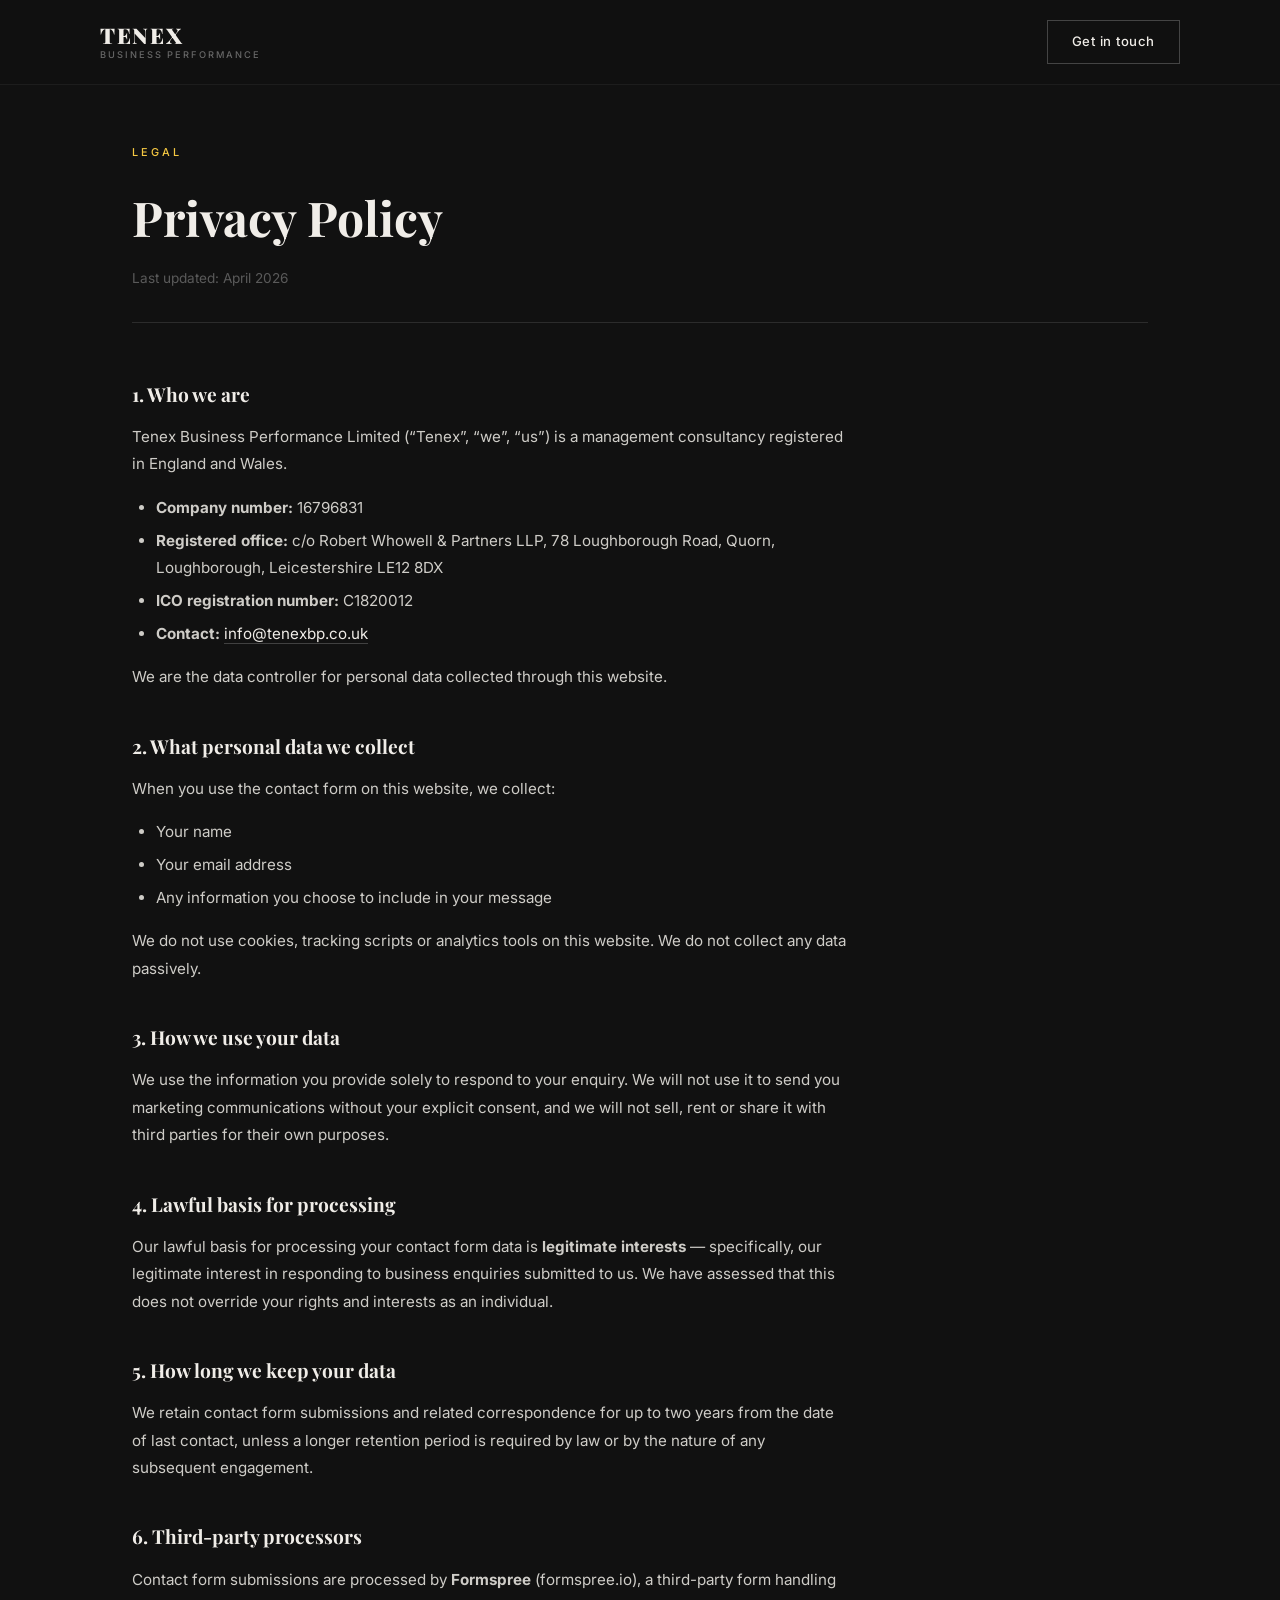
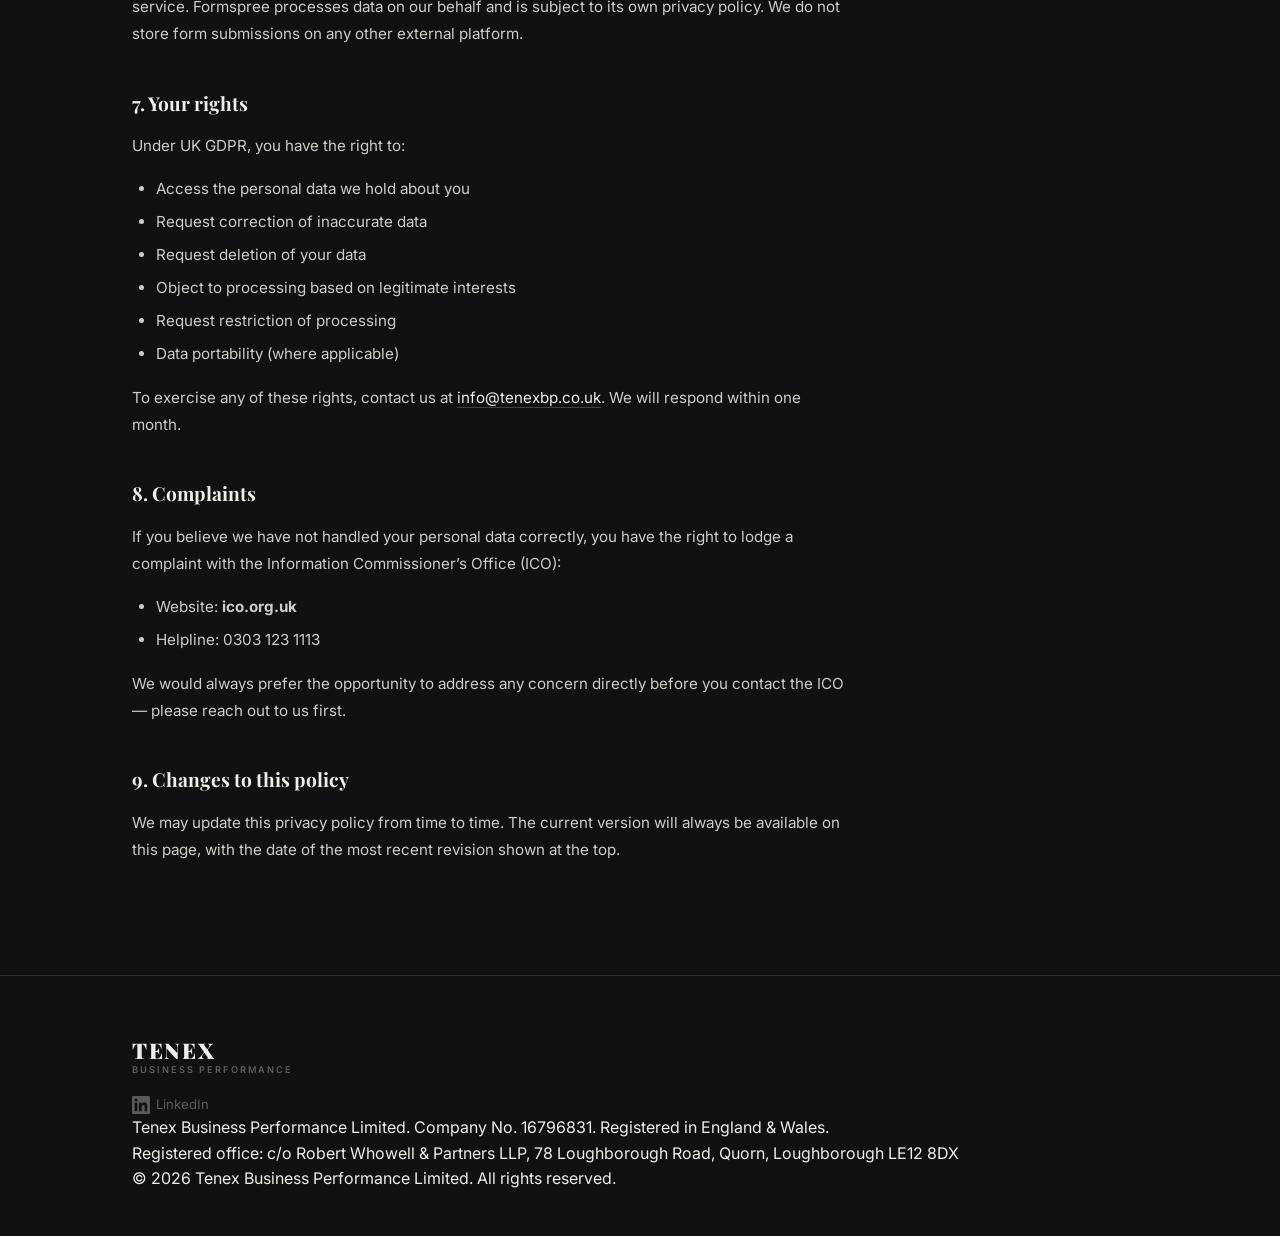
<file: privacy-policy.html>
<!DOCTYPE html>
<html lang="en">
<head>
    <meta charset="UTF-8">
    <meta name="viewport" content="width=device-width, initial-scale=1.0">
    <title>Privacy Policy — Tenex Business Performance</title>
    <link rel="preconnect" href="https://fonts.googleapis.com">
    <link rel="preconnect" href="https://fonts.gstatic.com" crossorigin>
    <link href="https://fonts.googleapis.com/css2?family=Playfair+Display:wght@700;900&family=Inter:wght@300;400;500;600&display=swap" rel="stylesheet">
    <link rel="stylesheet" href="style.css">
</head>
<body>

    <nav class="nav">
        <div class="nav__inner">
            <a href="index.html" class="nav__logo" style="text-decoration:none;">
                <span class="nav__logo-tenex">TENEX</span>
                <span class="nav__logo-sub">Business Performance</span>
            </a>
            <a href="index.html#contact" class="btn btn--outline">Get in touch</a>
        </div>
    </nav>

    <div class="policy-page">
        <div class="container">
            <div class="policy__header">
                <p class="section__label">Legal</p>
                <h1 class="policy__title">Privacy Policy</h1>
                <p class="policy__meta">Last updated: April 2026</p>
            </div>

            <div class="policy__body">

                <h2>1. Who we are</h2>
                <p>Tenex Business Performance Limited (&ldquo;Tenex&rdquo;, &ldquo;we&rdquo;, &ldquo;us&rdquo;) is a management consultancy registered in England and Wales.</p>
                <ul>
                    <li><strong>Company number:</strong> 16796831</li>
                    <li><strong>Registered office:</strong> c/o Robert Whowell &amp; Partners LLP, 78 Loughborough Road, Quorn, Loughborough, Leicestershire LE12 8DX</li>
                    <li><strong>ICO registration number:</strong> C1820012</li>
                    <li><strong>Contact:</strong> <a href="mailto:info@tenexbp.co.uk">info@tenexbp.co.uk</a></li>
                </ul>
                <p>We are the data controller for personal data collected through this website.</p>

                <h2>2. What personal data we collect</h2>
                <p>When you use the contact form on this website, we collect:</p>
                <ul>
                    <li>Your name</li>
                    <li>Your email address</li>
                    <li>Any information you choose to include in your message</li>
                </ul>
                <p>We do not use cookies, tracking scripts or analytics tools on this website. We do not collect any data passively.</p>

                <h2>3. How we use your data</h2>
                <p>We use the information you provide solely to respond to your enquiry. We will not use it to send you marketing communications without your explicit consent, and we will not sell, rent or share it with third parties for their own purposes.</p>

                <h2>4. Lawful basis for processing</h2>
                <p>Our lawful basis for processing your contact form data is <strong>legitimate interests</strong> — specifically, our legitimate interest in responding to business enquiries submitted to us. We have assessed that this does not override your rights and interests as an individual.</p>

                <h2>5. How long we keep your data</h2>
                <p>We retain contact form submissions and related correspondence for up to two years from the date of last contact, unless a longer retention period is required by law or by the nature of any subsequent engagement.</p>

                <h2>6. Third-party processors</h2>
                <p>Contact form submissions are processed by <strong>Formspree</strong> (formspree.io), a third-party form handling service. Formspree processes data on our behalf and is subject to its own privacy policy. We do not store form submissions on any other external platform.</p>

                <h2>7. Your rights</h2>
                <p>Under UK GDPR, you have the right to:</p>
                <ul>
                    <li>Access the personal data we hold about you</li>
                    <li>Request correction of inaccurate data</li>
                    <li>Request deletion of your data</li>
                    <li>Object to processing based on legitimate interests</li>
                    <li>Request restriction of processing</li>
                    <li>Data portability (where applicable)</li>
                </ul>
                <p>To exercise any of these rights, contact us at <a href="mailto:info@tenexbp.co.uk">info@tenexbp.co.uk</a>. We will respond within one month.</p>

                <h2>8. Complaints</h2>
                <p>If you believe we have not handled your personal data correctly, you have the right to lodge a complaint with the Information Commissioner&rsquo;s Office (ICO):</p>
                <ul>
                    <li>Website: <strong>ico.org.uk</strong></li>
                    <li>Helpline: 0303 123 1113</li>
                </ul>
                <p>We would always prefer the opportunity to address any concern directly before you contact the ICO — please reach out to us first.</p>

                <h2>9. Changes to this policy</h2>
                <p>We may update this privacy policy from time to time. The current version will always be available on this page, with the date of the most recent revision shown at the top.</p>

            </div>
        </div>
    </div>

    <footer class="footer">
        <div class="container footer__inner">
            <div class="footer__brand">
                <div class="nav__logo">
                    <span class="nav__logo-tenex">TENEX</span>
                    <span class="nav__logo-sub">Business Performance</span>
                </div>
                <div class="footer__social">
                    <a href="https://www.linkedin.com/company/tenex-business-performance-limited" target="_blank" rel="noopener noreferrer" class="footer__social-link" aria-label="Tenex on LinkedIn">
                        <svg xmlns="http://www.w3.org/2000/svg" viewBox="0 0 24 24" width="18" height="18" fill="currentColor">
                            <path d="M20.447 20.452h-3.554v-5.569c0-1.328-.027-3.037-1.852-3.037-1.853 0-2.136 1.445-2.136 2.939v5.667H9.351V9h3.414v1.561h.046c.477-.9 1.637-1.85 3.37-1.85 3.601 0 4.267 2.37 4.267 5.455v6.286zM5.337 7.433a2.062 2.062 0 0 1-2.063-2.065 2.064 2.064 0 1 1 2.063 2.065zm1.782 13.019H3.555V9h3.564v11.452zM22.225 0H1.771C.792 0 0 .774 0 1.729v20.542C0 23.227.792 24 1.771 24h20.451C23.2 24 24 23.227 24 22.271V1.729C24 .774 23.2 0 22.222 0h.003z"/>
                        </svg>
                        LinkedIn
                    </a>
                </div>
            </div>
            <div class="footer__legal">
                <p>Tenex Business Performance Limited. Company No. 16796831. Registered in England &amp; Wales.</p>
                <p>Registered office: c/o Robert Whowell &amp; Partners LLP, 78 Loughborough Road, Quorn, Loughborough LE12 8DX</p>
                <p>&copy; 2026 Tenex Business Performance Limited. All rights reserved.</p>
            </div>
        </div>
    </footer>

</body>
</html>
</file>
<file: style.css>
*, *::before, *::after {
    box-sizing: border-box;
    margin: 0;
    padding: 0;
}

:root {
    --bg:          #111111;
    --bg-alt:      #181818;
    --bg-card:     #222222;
    --text-primary: #f0ede8;
    --text-body:   rgba(240, 237, 232, 0.85);
    --text-muted:  #5a5a5a;
    --border:      #2c2c2c;
    --border-light: rgba(255,255,255,0.06);
    --accent:      #f5c842;
}

html {
    scroll-behavior: smooth;
}

body {
    font-family: 'Inter', sans-serif;
    background-color: var(--bg);
    color: var(--text-primary);
    font-size: 16px;
    line-height: 1.6;
    -webkit-font-smoothing: antialiased;
    -moz-osx-font-smoothing: grayscale;
}

/* ─── LAYOUT ────────────────────────────────────────────── */

.container {
    max-width: 1080px;
    margin: 0 auto;
    padding: 0 2rem;
}

/* ─── NAV ───────────────────────────────────────────────── */

.nav {
    position: fixed;
    top: 0;
    left: 0;
    right: 0;
    z-index: 100;
    padding: 1.25rem 2rem;
    background: rgba(17, 17, 17, 0.88);
    backdrop-filter: blur(14px);
    -webkit-backdrop-filter: blur(14px);
    border-bottom: 1px solid var(--border-light);
}

.nav__inner {
    max-width: 1080px;
    margin: 0 auto;
    display: flex;
    align-items: center;
    justify-content: space-between;
    gap: 2rem;
}

.nav__links {
    display: flex;
    align-items: center;
    gap: 2.25rem;
    list-style: none;
    margin: 0 auto;
}

.nav__link {
    font-size: 0.75rem;
    letter-spacing: 0.1em;
    text-transform: uppercase;
    color: #707070;
    text-decoration: none;
    font-weight: 500;
    transition: color 0.18s;
}

.nav__link:hover {
    color: var(--text-primary);
}

.nav__burger {
    display: none;
    flex-direction: column;
    justify-content: center;
    gap: 5px;
    background: none;
    border: none;
    cursor: pointer;
    padding: 4px;
    flex-shrink: 0;
}

.nav__burger span {
    display: block;
    width: 22px;
    height: 1.5px;
    background: var(--text-primary);
    transition: transform 0.22s ease, opacity 0.22s ease;
    transform-origin: center;
}

.nav__burger--open span:nth-child(1) {
    transform: translateY(6.5px) rotate(45deg);
}

.nav__burger--open span:nth-child(2) {
    opacity: 0;
}

.nav__burger--open span:nth-child(3) {
    transform: translateY(-6.5px) rotate(-45deg);
}

.nav__mobile {
    display: none;
    max-height: 0;
    overflow: hidden;
    transition: max-height 0.3s ease, padding 0.3s ease;
}

.nav__mobile--open {
    max-height: 300px;
    padding-bottom: 1.25rem;
}

.nav__mobile-links {
    list-style: none;
    border-top: 1px solid var(--border-light);
    padding-top: 1rem;
    display: flex;
    flex-direction: column;
    gap: 0;
}

.nav__mobile-link {
    display: block;
    padding: 0.75rem 0;
    font-size: 0.88rem;
    letter-spacing: 0.08em;
    text-transform: uppercase;
    color: #888888;
    text-decoration: none;
    font-weight: 500;
    border-bottom: 1px solid var(--border-light);
    transition: color 0.18s;
}

.nav__mobile-link:hover {
    color: var(--text-primary);
}

.nav__logo {
    display: flex;
    flex-direction: column;
    line-height: 1;
    gap: 3px;
}

.nav__logo-tenex {
    font-family: 'Playfair Display', serif;
    font-weight: 900;
    font-size: 1.35rem;
    letter-spacing: 0.08em;
    color: var(--text-primary);
}

.nav__logo-sub {
    font-size: 0.58rem;
    letter-spacing: 0.22em;
    color: #686868;
    font-weight: 500;
    text-transform: uppercase;
}

/* ─── BUTTONS ───────────────────────────────────────────── */

.btn {
    display: inline-block;
    padding: 0.65rem 1.5rem;
    font-family: 'Inter', sans-serif;
    font-size: 0.82rem;
    font-weight: 500;
    letter-spacing: 0.04em;
    text-decoration: none;
    cursor: pointer;
    border: none;
    transition: all 0.18s ease;
}

.btn--outline {
    border: 1px solid rgba(255,255,255,0.22);
    color: var(--text-primary);
    background: transparent;
}

.btn--outline:hover {
    border-color: rgba(255,255,255,0.55);
    background: rgba(255,255,255,0.04);
}

.btn--primary {
    background: var(--accent);
    color: #111111;
    font-weight: 600;
}

.btn--primary:hover {
    background: #ffd000;
}

.btn--full {
    width: 100%;
    text-align: center;
    padding: 0.85rem 1.5rem;
}

/* ─── HERO ──────────────────────────────────────────────── */

.hero {
    position: relative;
    height: 100vh;
    min-height: 620px;
    display: flex;
    align-items: flex-end;
    padding-bottom: 7rem;
    overflow: hidden;
}

.hero__bg {
    position: absolute;
    inset: 0;
    width: 100%;
    height: 100%;
    object-fit: cover;
    object-position: center top;
}

.hero::after {
    content: '';
    position: absolute;
    inset: 0;
    background: linear-gradient(
        to bottom,
        rgba(17, 17, 17, 0.25) 0%,
        rgba(17, 17, 17, 0.05) 35%,
        rgba(17, 17, 17, 0.55) 65%,
        rgba(17, 17, 17, 0.97) 100%
    );
    pointer-events: none;
}

.hero__content {
    position: relative;
    z-index: 1;
    max-width: 1080px;
    margin: 0 auto;
    padding: 0 2rem;
    width: 100%;
    display: flex;
    justify-content: flex-end;
}

.hero__text {
    max-width: 500px;
    width: 100%;
}

.hero__headline {
    font-family: 'Playfair Display', serif;
    font-size: clamp(2.6rem, 6vw, 5.25rem);
    font-weight: 700;
    line-height: 1.08;
    color: var(--text-primary);
    margin-bottom: 1.25rem;
}

.hero__sub {
    font-size: clamp(1rem, 1.8vw, 1.175rem);
    color: rgba(240, 237, 232, 0.7);
    max-width: 520px;
    margin-bottom: 2.25rem;
    font-weight: 300;
    line-height: 1.65;
}

/* ─── SECTIONS ──────────────────────────────────────────── */

.section {
    padding: 7rem 0;
}

.section--alt {
    background: var(--bg-alt);
}

.section__label {
    font-size: 0.68rem;
    letter-spacing: 0.28em;
    text-transform: uppercase;
    color: var(--accent);
    margin-bottom: 1.1rem;
    font-weight: 500;
}

.section__heading {
    font-family: 'Playfair Display', serif;
    font-size: clamp(1.8rem, 3.5vw, 2.8rem);
    font-weight: 700;
    line-height: 1.18;
    color: var(--text-primary);
    margin-bottom: 3.25rem;
    max-width: 620px;
}

/* ─── ABOUT ─────────────────────────────────────────────── */

.about__grid {
    display: grid;
    grid-template-columns: 1fr 300px;
    gap: 5rem;
    align-items: start;
}

.about__body p {
    color: var(--text-body);
    margin-bottom: 1.3rem;
    font-size: 0.98rem;
    line-height: 1.8;
}

.about__body p:last-child {
    margin-bottom: 0;
}

.about__stats {
    display: flex;
    flex-direction: column;
    gap: 2.75rem;
    border-left: 1px solid var(--border);
    padding-left: 2.5rem;
}

.stat__num {
    display: block;
    font-family: 'Playfair Display', serif;
    font-size: 3rem;
    font-weight: 700;
    color: var(--accent);
    line-height: 1;
    margin-bottom: 0.45rem;
}

.stat__label {
    display: block;
    font-size: 0.82rem;
    color: #606060;
    line-height: 1.45;
}

/* ─── SERVICES ──────────────────────────────────────────── */

.services__grid {
    display: grid;
    grid-template-columns: repeat(3, 1fr);
    border: 1px solid var(--border);
    gap: 1px;
    background: var(--border);
}

.service {
    background: var(--bg-alt);
    padding: 2.5rem;
    transition: background 0.18s ease;
}

.service:hover {
    background: #222222;
}

.service__title {
    font-family: 'Playfair Display', serif;
    font-size: 1.1rem;
    font-weight: 700;
    color: var(--text-primary);
    margin-bottom: 0.8rem;
    line-height: 1.3;
}

.service__body {
    font-size: 0.88rem;
    color: #888888;
    line-height: 1.75;
}

/* ─── AI ADOPTION GAP ───────────────────────────────────── */

.gap__intro-grid {
    display: grid;
    grid-template-columns: 1fr 240px;
    gap: 5rem;
    align-items: start;
    margin-bottom: 4rem;
}

.gap__intro-text p {
    color: var(--text-body);
    font-size: 0.98rem;
    line-height: 1.8;
    margin-bottom: 1.3rem;
}

.gap__intro-text p:last-child {
    margin-bottom: 0;
}

.gap__stat-block {
    border-left: 1px solid var(--border);
    padding-left: 2.5rem;
    display: flex;
    flex-direction: column;
    gap: 0.75rem;
}

.gap__stat-num {
    font-family: 'Playfair Display', serif;
    font-size: 4.5rem;
    font-weight: 700;
    color: var(--accent);
    line-height: 1;
}

.gap__stat-label {
    font-size: 0.82rem;
    color: #606060;
    line-height: 1.55;
}

.gap__modes {
    display: grid;
    grid-template-columns: repeat(3, 1fr);
    gap: 1px;
    background: var(--border);
    border: 1px solid var(--border);
    margin-bottom: 3rem;
}

.gap__mode {
    background: var(--bg);
    padding: 2.5rem;
}

.gap__mode-num {
    font-size: 0.68rem;
    letter-spacing: 0.18em;
    text-transform: uppercase;
    color: var(--accent);
    margin-bottom: 0.9rem;
    font-weight: 500;
}

.gap__mode-title {
    font-family: 'Playfair Display', serif;
    font-size: 1.05rem;
    font-weight: 700;
    color: var(--text-primary);
    margin-bottom: 0.75rem;
}

.gap__mode-body {
    font-size: 0.88rem;
    color: #888888;
    line-height: 1.75;
}

.gap__answer {
    border-left: 3px solid var(--accent);
    padding: 1.75rem 2.25rem;
    background: rgba(245, 200, 66, 0.04);
}

.gap__answer p {
    font-size: 0.98rem;
    color: var(--text-body);
    line-height: 1.8;
}

/* ─── HOW WE WORK ───────────────────────────────────────── */

.timeline {
    display: grid;
    grid-template-columns: 260px 1fr;
    gap: 5rem;
    align-items: start;
}

.timeline__heading {
    position: sticky;
    top: 7rem;
}

.timeline__title {
    font-family: 'Playfair Display', serif;
    font-size: clamp(1.75rem, 2.5vw, 2.25rem);
    font-weight: 700;
    color: var(--text-primary);
    line-height: 1.25;
    margin-top: 1rem;
}

.timeline__steps {
    position: relative;
    padding-left: 4rem;
}

.timeline__steps::before {
    content: '';
    position: absolute;
    left: 1.05rem;
    top: 1.1rem;
    bottom: 1.1rem;
    width: 1px;
    background: var(--border);
}

.timeline__step {
    position: relative;
    display: flex;
    gap: 2rem;
    padding-bottom: 3.5rem;
}

.timeline__step:last-child {
    padding-bottom: 0;
}

.timeline__num {
    position: absolute;
    left: -4rem;
    top: 0;
    width: 2.1rem;
    height: 2.1rem;
    background: var(--bg);
    border: 1px solid var(--accent);
    display: flex;
    align-items: center;
    justify-content: center;
    font-family: 'Playfair Display', serif;
    font-size: 0.7rem;
    font-weight: 700;
    color: var(--accent);
    flex-shrink: 0;
    z-index: 1;
}

.timeline__step-title {
    font-size: 1rem;
    font-weight: 600;
    color: var(--text-primary);
    margin-bottom: 0.75rem;
    letter-spacing: 0.01em;
}

.timeline__step-body {
    font-size: 0.88rem;
    color: #888888;
    line-height: 1.75;
}

/* ─── CONTACT ───────────────────────────────────────────── */

.contact__grid {
    display: grid;
    grid-template-columns: 1fr 1fr;
    gap: 5rem;
    align-items: start;
}

.contact__intro {
    color: var(--text-body);
    font-size: 1rem;
    line-height: 1.78;
    margin-bottom: 2.75rem;
}

.contact__detail {
    margin-bottom: 2rem;
}

.contact__detail-label {
    display: block;
    font-size: 0.68rem;
    letter-spacing: 0.22em;
    text-transform: uppercase;
    color: #606060;
    margin-bottom: 0.4rem;
}

.contact__link {
    color: var(--text-primary);
    text-decoration: none;
    font-size: 0.98rem;
    border-bottom: 1px solid rgba(255,255,255,0.12);
    padding-bottom: 2px;
    transition: border-color 0.18s;
}

.contact__link:hover {
    border-color: rgba(255,255,255,0.5);
}

.contact__address {
    font-style: normal;
    color: #666666;
    font-size: 0.92rem;
    line-height: 1.75;
}

/* ─── FORM ──────────────────────────────────────────────── */

.form__group {
    margin-bottom: 1.25rem;
}

.form__label {
    display: block;
    font-size: 0.68rem;
    letter-spacing: 0.18em;
    text-transform: uppercase;
    color: #606060;
    margin-bottom: 0.5rem;
}

.form__input {
    width: 100%;
    background: #1c1c1c;
    border: 1px solid var(--border);
    color: var(--text-primary);
    padding: 0.8rem 1rem;
    font-family: 'Inter', sans-serif;
    font-size: 0.92rem;
    outline: none;
    transition: border-color 0.18s;
    -webkit-appearance: none;
    appearance: none;
    border-radius: 0;
}

.form__input:focus {
    border-color: #4a4a4a;
}

.form__input::placeholder {
    color: #3a3a3a;
}

.form__textarea {
    resize: vertical;
    min-height: 130px;
}

.form__select {
    cursor: pointer;
    background-image: url("data:image/svg+xml,%3Csvg xmlns='http://www.w3.org/2000/svg' width='12' height='8' viewBox='0 0 12 8'%3E%3Cpath d='M1 1l5 5 5-5' stroke='%23555' stroke-width='1.5' fill='none' stroke-linecap='round'/%3E%3C/svg%3E");
    background-repeat: no-repeat;
    background-position: right 1rem center;
    padding-right: 2.5rem;
    color: var(--text-primary);
}

.form__select option {
    background: #1c1c1c;
    color: var(--text-primary);
}

/* ─── POLICY PAGES ──────────────────────────────────────── */

.policy-page {
    padding: 9rem 0 6rem;
}

.policy__header {
    margin-bottom: 3.5rem;
    padding-bottom: 2rem;
    border-bottom: 1px solid var(--border);
}

.policy__title {
    font-family: 'Playfair Display', serif;
    font-size: clamp(2rem, 4vw, 3rem);
    font-weight: 700;
    color: var(--text-primary);
    margin-bottom: 0.75rem;
}

.policy__meta {
    font-size: 0.85rem;
    color: var(--text-muted);
}

.policy__body {
    max-width: 720px;
}

.policy__body h2 {
    font-family: 'Playfair Display', serif;
    font-size: 1.2rem;
    font-weight: 700;
    color: var(--text-primary);
    margin-top: 2.5rem;
    margin-bottom: 0.85rem;
}

.policy__body p {
    color: var(--text-body);
    font-size: 0.95rem;
    line-height: 1.8;
    margin-bottom: 1rem;
}

.policy__body ul {
    color: var(--text-body);
    font-size: 0.95rem;
    line-height: 1.8;
    margin-bottom: 1rem;
    padding-left: 1.5rem;
}

.policy__body li {
    margin-bottom: 0.35rem;
}

.policy__body a {
    color: var(--text-primary);
    border-bottom: 1px solid rgba(255,255,255,0.2);
    text-decoration: none;
    transition: border-color 0.18s;
}

.policy__body a:hover {
    border-color: rgba(255,255,255,0.55);
}

.policy__table {
    width: 100%;
    border-collapse: collapse;
    font-size: 0.88rem;
    margin-bottom: 2rem;
    margin-top: 1.25rem;
}

.policy__table th {
    text-align: left;
    padding: 0.65rem 1rem;
    background: var(--bg-card);
    color: var(--accent);
    font-weight: 600;
    font-size: 0.8rem;
    letter-spacing: 0.04em;
    text-transform: uppercase;
    border-bottom: 1px solid var(--border);
    white-space: nowrap;
}

.policy__table td {
    padding: 0.75rem 1rem;
    color: var(--text-body);
    line-height: 1.6;
    border-bottom: 1px solid var(--border);
    vertical-align: top;
}

.policy__table tr:last-child td {
    border-bottom: none;
}

.policy__table tr:hover td {
    background: var(--bg-alt);
}

.policy__sign-off {
    margin-top: 3rem;
    padding-top: 2rem;
    border-top: 1px solid var(--border);
}

.policy__sign-off p {
    color: var(--text-body);
    font-size: 0.92rem;
    line-height: 1.8;
}

/* ─── FOOTER ────────────────────────────────────────────── */

.footer {
    padding: 4rem 0 2.75rem;
    border-top: 1px solid var(--border);
    background: var(--bg);
}

.footer__top {
    display: flex;
    justify-content: space-between;
    align-items: flex-start;
    gap: 4rem;
    padding-bottom: 3rem;
    border-bottom: 1px solid var(--border);
    margin-bottom: 2rem;
}

.footer__nav {
    display: flex;
    gap: 4rem;
}

.footer__nav-col {
    display: flex;
    flex-direction: column;
    gap: 0.75rem;
}

.footer__nav-heading {
    font-size: 0.68rem;
    letter-spacing: 0.22em;
    text-transform: uppercase;
    color: #555555;
    font-weight: 600;
    margin-bottom: 0.5rem;
}

.footer__nav-link {
    font-size: 0.82rem;
    color: var(--text-muted);
    text-decoration: none;
    transition: color 0.18s;
    line-height: 1;
}

.footer__nav-link:hover {
    color: #909090;
}

.footer__brand {
    display: flex;
    flex-direction: column;
    gap: 1.25rem;
}

.footer__social {
    display: flex;
    gap: 1rem;
}

.footer__social-link {
    display: flex;
    align-items: center;
    gap: 0.4rem;
    font-size: 0.82rem;
    color: var(--text-muted);
    text-decoration: none;
    transition: color 0.18s;
}

.footer__social-link:hover {
    color: #F5C842;
}

.footer__bottom p {
    font-size: 0.75rem;
    color: var(--text-muted);
    line-height: 1.7;
}

/* ─── RESPONSIVE ────────────────────────────────────────── */

@media (max-width: 960px) {
    .nav__links {
        display: none;
    }

    .nav__cta {
        display: none;
    }

    .nav__burger {
        display: flex;
    }

    .nav__mobile {
        display: block;
        padding: 0 2rem;
    }

    .about__grid {
        grid-template-columns: 1fr;
        gap: 3rem;
    }

    .about__stats {
        flex-direction: row;
        border-left: none;
        padding-left: 0;
        border-top: 1px solid var(--border);
        padding-top: 2.5rem;
        gap: 2.5rem;
    }

    .services__grid {
        grid-template-columns: repeat(2, 1fr);
    }

    .gap__intro-grid {
        grid-template-columns: 1fr;
        gap: 2.5rem;
    }

    .gap__stat-block {
        border-left: none;
        padding-left: 0;
        border-top: 1px solid var(--border);
        padding-top: 2rem;
        flex-direction: row;
        align-items: flex-start;
        gap: 1.5rem;
    }

    .gap__stat-num {
        font-size: 3.5rem;
    }

    .gap__modes {
        grid-template-columns: 1fr;
    }

    .timeline {
        grid-template-columns: 1fr;
        gap: 2.5rem;
    }

    .timeline__heading {
        position: static;
    }

    .contact__grid {
        grid-template-columns: 1fr;
        gap: 3rem;
    }

    .footer__top {
        flex-direction: column;
        gap: 2.5rem;
    }
}

@media (max-width: 600px) {
    .section {
        padding: 5rem 0;
    }

    .services__grid {
        grid-template-columns: 1fr;
    }

    .about__stats {
        flex-direction: column;
        gap: 2rem;
    }

    .hero {
        padding-bottom: 4.5rem;
    }

    .hero__content {
        justify-content: flex-start;
    }

    .hero__text {
        max-width: 100%;
    }

    .footer__nav {
        gap: 2.5rem;
    }
}
</file>
